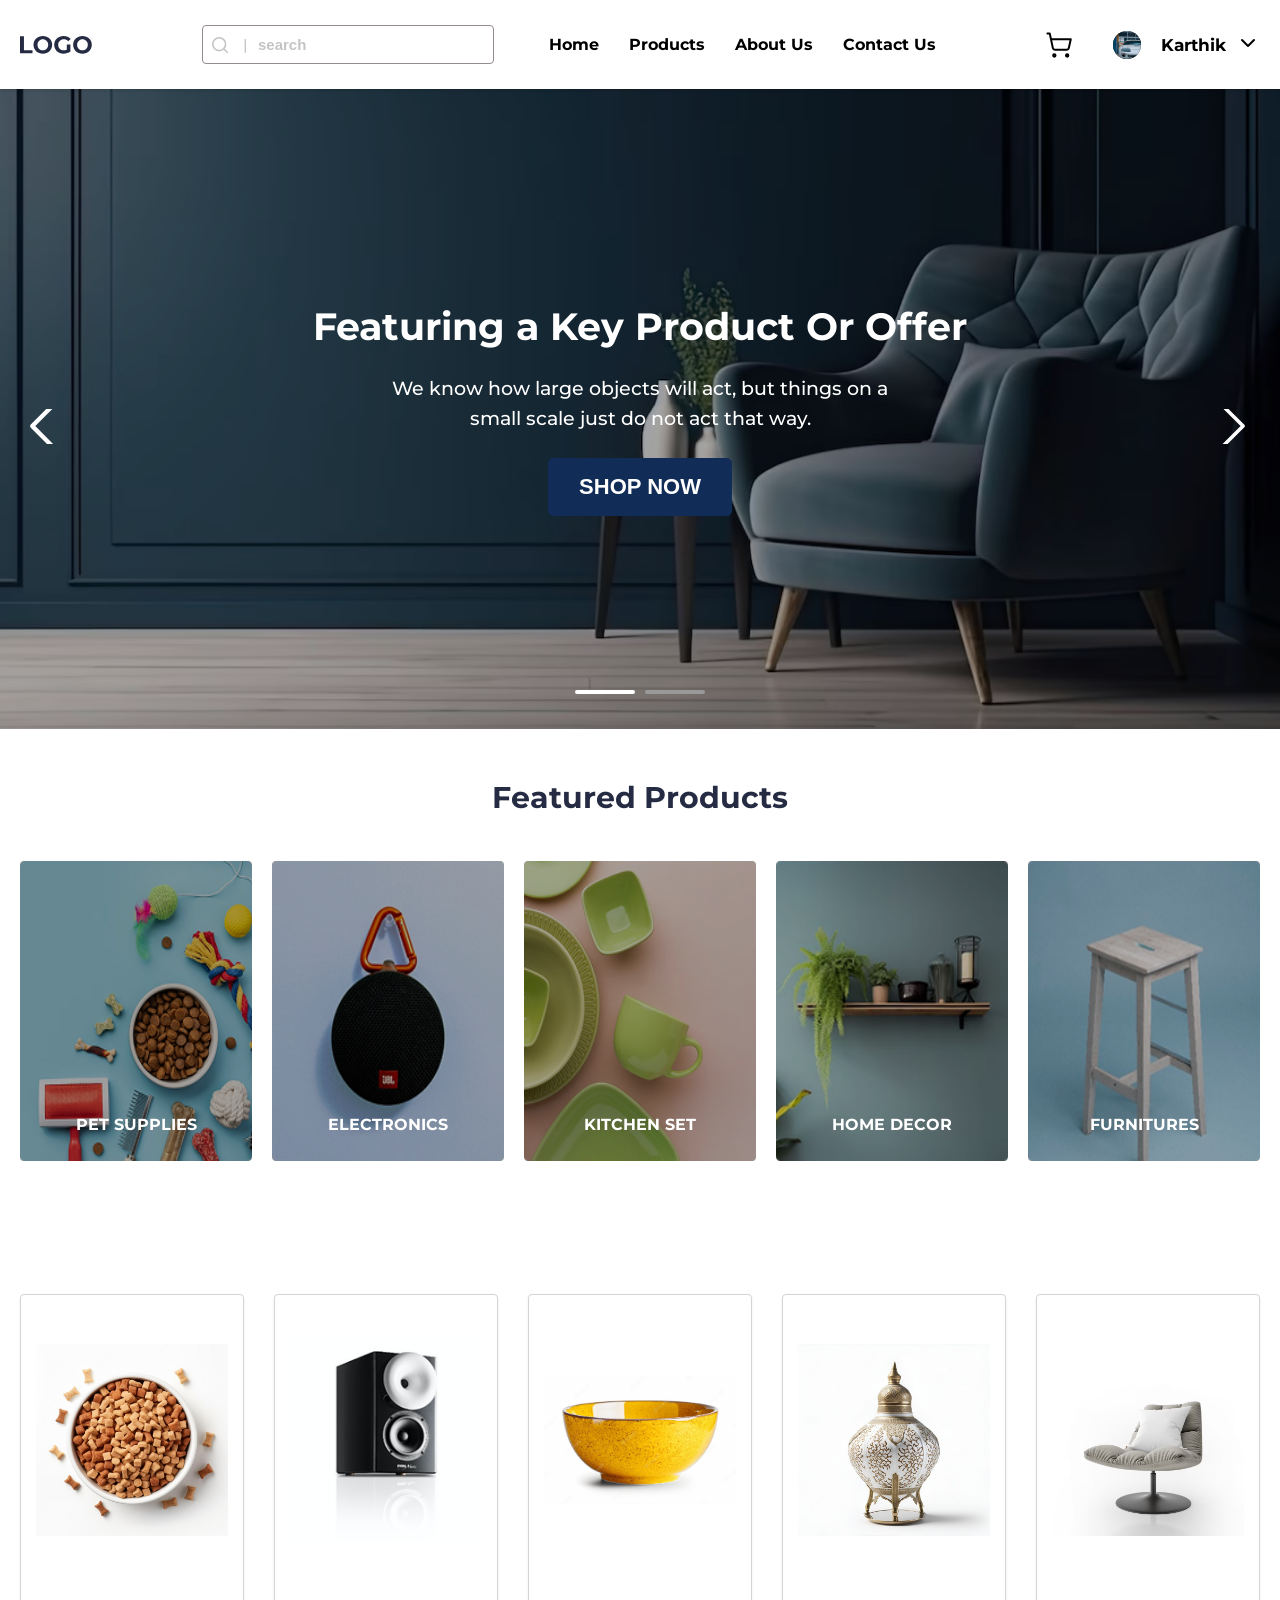
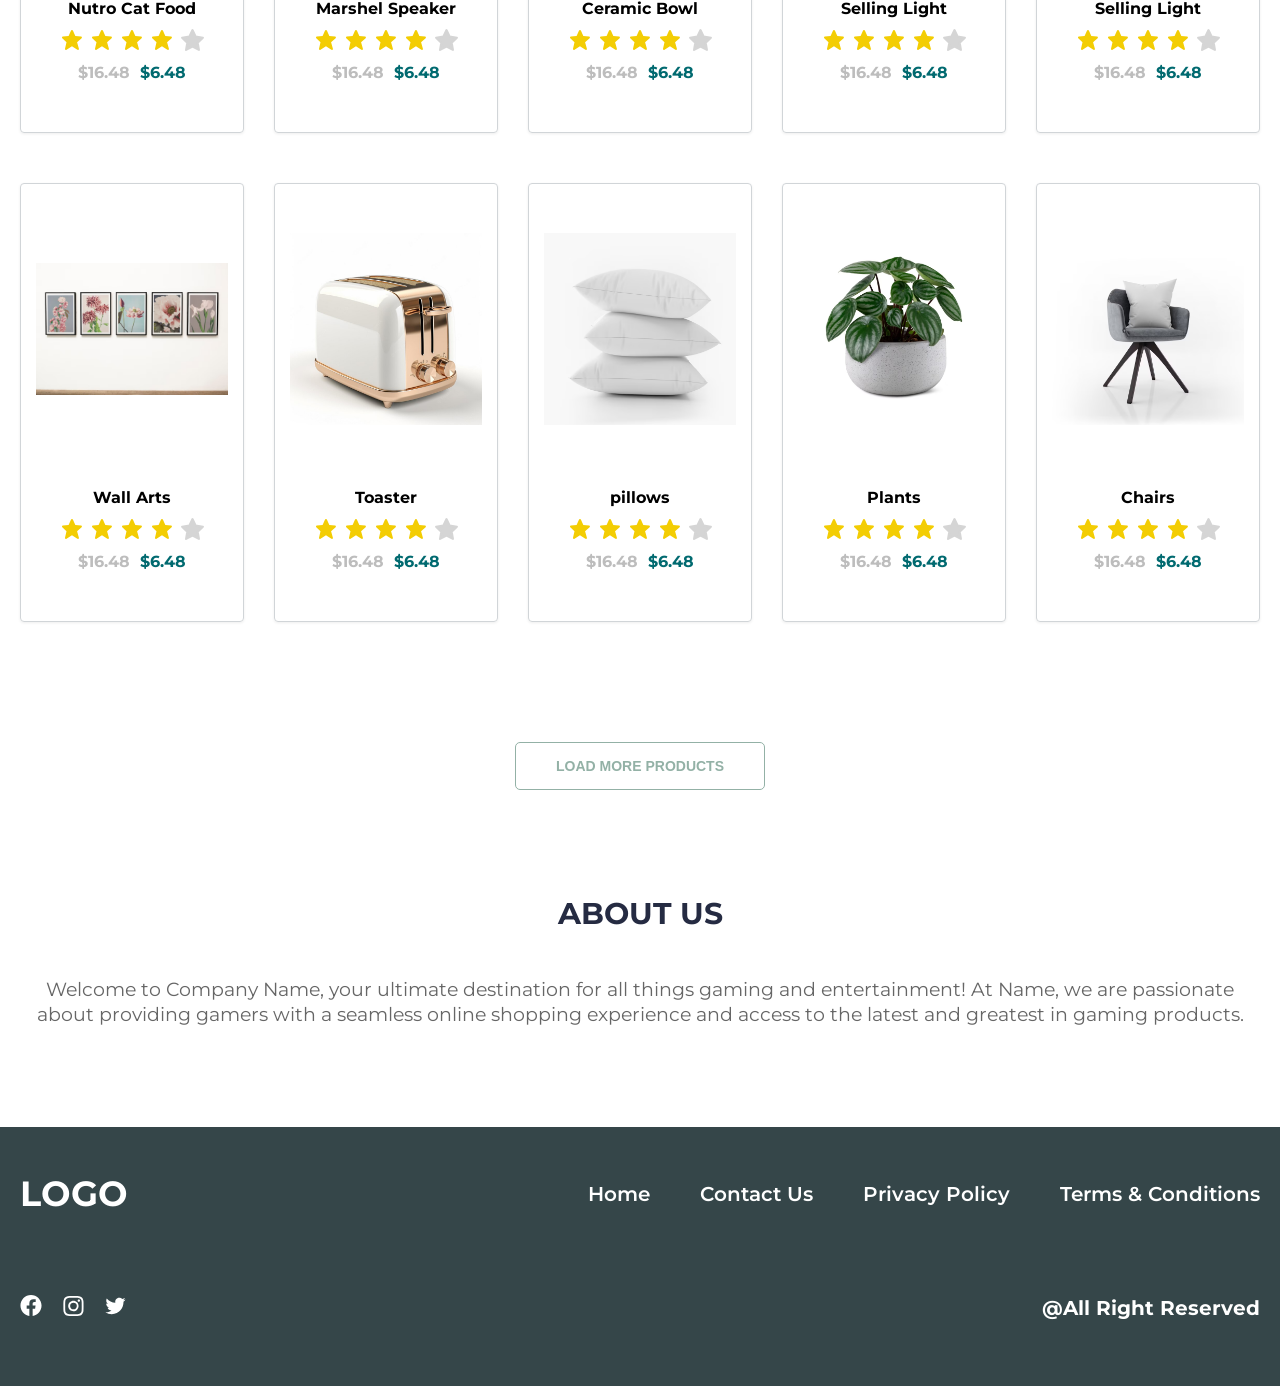
<file: index.html>
<!doctype html>
<html lang="en">
  <head>
    <meta charset="UTF-8" />
    <meta name="viewport" content="width=device-width, initial-scale=1.0" />
    <link rel="stylesheet" href="../css/home.css" type="text/css" />
    <link rel="preconnect" href="https://fonts.googleapis.com" />
    <link rel="preconnect" href="https://fonts.gstatic.com" crossorigin />
    <link
      href="https://fonts.googleapis.com/css2?family=Montserrat:ital,wght@0,100..900;1,100..900&family=Poppins:ital,wght@0,100;0,200;0,300;0,400;0,500;0,600;0,700;0,800;0,900;1,100;1,200;1,300;1,400;1,500;1,600;1,700;1,800;1,900&display=swap"
      rel="stylesheet"
    />
    <title>Home Page</title>
  </head>

  <body>
    <main>
      <!-- header section  -->
      <header>
        <div class="container header">
          <div class="header-logo">
            <img src="/assets/icons/ecom.svg" alt="" />
            <div class="menu">
              <svg
                xmlns="http://www.w3.org/2000/svg"
                fill="none"
                viewBox="0 0 24 24"
                stroke-width="1.5"
                stroke="currentColor"
                class="size-6"
              >
                <path
                  stroke-linecap="round"
                  stroke-linejoin="round"
                  d="M3.75 6.75h16.5M3.75 12h16.5m-16.5 5.25h16.5"
                />
              </svg>
            </div>
            <div class="search-box">
              <input type="text" name="text" placeholder="search" />
              <div class="box">
                <img src="/assets/icons/Group 9.svg" alt="" />
                <div class="search">|</div>
              </div>
            </div>
            <div class="header-link">
              <a href="/pages/index.html">Home</a>
              <a href="/pages/listing.html">Products</a>
              <a href="">About Us</a>
              <a href="">Contact Us</a>
            </div>
          </div>
          <div class="selection">
            <img src="/assets/icons/Frame 6.svg" alt="" />
            <div class="icons">
              <img src="/assets/icons/Ellipse.svg" alt="" />
              <div class="drop">
                <div id="name">Karthik</div>
                <div id="arrow">
                  <img src="/assets/icons/down arrow.svg" alt="" />
                </div>
                <div class="dropdown">
                  <div>My Profile</div>
                  <div class="lines"></div>
                  <div>Sign Out</div>
                </div>
              </div>
            </div>
          </div>
        </div>
      </header>

      <!-- Banner section -->
      <section class="home">
        <!-- banner 1 -->
        <div class="banner active-banner">
          <img src="../assets/images/banner-1.png" alt="banner" />
          <div class="bg-div"></div>
          <div class="banner-text">
            <div>
              <h1>Featuring a Key Product Or Offer</h1>
              <p>
                We know how large objects will act, but things on a
                <span class="para">
                  small scale just do not act that way.
                </span>
              </p>
              <div class="shop">
                <a href="/pages/listing.html">
                  <button>SHOP NOW</button>
                </a>
              </div>
            </div>
          </div>
        </div>
        <!-- Banner 2 -->
        <div class="banner">
          <img src="../assets/images/marshall.png" alt="marshall" />
          <div class="bg-div"></div>
          <div class="banner-text">
            <div>
              <h1>
                Music is the universal language of
                <span class="para">mankind.</span>
              </h1>
              <p>
                We know how large objects will act, but things on a
                <span class="para">
                  small scale just do not act that way.
                </span>
              </p>
              <div class="shop">
                <a href="/pages/listing.html">
                  <button>SHOP NOW</button>
                </a>
              </div>
            </div>
          </div>
        </div>
        <div class="left-arrow">
          <img src="../assets/icons/left.svg" alt="left" />
        </div>
        <div class="right-arrow">
          <img src="../assets/icons/right.svg" alt="right" />
        </div>
        <!-- Slider lines -->
        <div class="line">
          <div class="slider-line active"></div>
          <div class="sliders-line"></div>
        </div>
      </section>

      <!-- products section -->
      <div class="featured-products container">
        <h3>Featured Products</h3>
        <div class="product-card">
          <div class="pet">
            <a href="/pages/listing.html">
              <img src="/assets/images/supplie.png" alt="" />
              <div>PET SUPPLIES</div>
            </a>
          </div>
          <div class="pet">
            <a href="/pages/listing.html">
              <img src="/assets/images/electronic.png" alt="" />
              <div>ELECTRONICS</div>
            </a>
          </div>
          <div class="pet">
            <a href="/pages/listing.html">
              <img src="/assets/images/kitchen set.png" alt="" />
              <div>KITCHEN SET</div>
            </a>
          </div>
          <div class="pet">
            <a href="/pages/listing.html">
              <img src="/assets/images/home decoer.png" alt="" />
              <div>HOME DECOR</div>
            </a>
          </div>
          <div class="pet">
            <a href="/pages/listing.html">
              <img src="/assets/images/furniture.png" alt="" />
              <div>FURNITURES</div>
            </a>
          </div>
        </div>
      </div>

      <!-- card-section -->
      <div class="cards container">
        <a href="/pages/details.html">
          <div class="Featured-cards">
            <img src="/assets/images/cat food.png" alt="" />
            <div class="text">Nutro Cat Food</div>
            <div class="star">
              <img src="/assets/icons/icn bxs-star.svg" alt="" />
              <img src="/assets/icons/icn bxs-star.svg" alt="" />
              <img src="/assets/icons/icn bxs-star.svg" alt="" />
              <img src="/assets/icons/icn bxs-star.svg" alt="" />
              <img src="/assets/icons/grey.svg" alt="" />
            </div>
            <div class="dollar">
              <div>$16.48</div>
              <div>$6.48</div>
            </div>
          </div>
        </a>
        <a href="/pages/details.html">
          <div class="Featured-cards">
            <img src="/assets/images/speaker.png" alt="" />
            <div class="text">Marshel Speaker</div>
            <div class="star">
              <img src="/assets/icons/icn bxs-star.svg" alt="" />
              <img src="/assets/icons/icn bxs-star.svg" alt="" />
              <img src="/assets/icons/icn bxs-star.svg" alt="" />
              <img src="/assets/icons/icn bxs-star.svg" alt="" />
              <img src="/assets/icons/grey.svg" alt="" />
            </div>
            <div class="dollar">
              <div>$16.48</div>
              <div>$6.48</div>
            </div>
          </div>
        </a>
        <a href="/pages/details.html">
          <div class="Featured-cards">
            <img src="/assets/images/bowl.png" alt="" />
            <div class="text">Ceramic Bowl</div>
            <div class="star">
              <img src="/assets/icons/icn bxs-star.svg" alt="" />
              <img src="/assets/icons/icn bxs-star.svg" alt="" />
              <img src="/assets/icons/icn bxs-star.svg" alt="" />
              <img src="/assets/icons/icn bxs-star.svg" alt="" />
              <img src="/assets/icons/grey.svg" alt="" />
            </div>
            <div class="dollar">
              <div>$16.48</div>
              <div>$6.48</div>
            </div>
          </div>
        </a>
        <a href="/pages/details.html">
          <div class="Featured-cards">
            <img src="/assets/images/selling 1.png" alt="" />
            <div class="text">Selling Light</div>
            <div class="star">
              <img src="/assets/icons/icn bxs-star.svg" alt="" />
              <img src="/assets/icons/icn bxs-star.svg" alt="" />
              <img src="/assets/icons/icn bxs-star.svg" alt="" />
              <img src="/assets/icons/icn bxs-star.svg" alt="" />
              <img src="/assets/icons/grey.svg" alt="" />
            </div>
            <div class="dollar">
              <div>$16.48</div>
              <div>$6.48</div>
            </div>
          </div>
        </a>
        <a href="/pages/details.html">
          <div class="Featured-cards">
            <img src="/assets/images/selling 2.png" alt="" />
            <div class="text">Selling Light</div>
            <div class="star">
              <img src="/assets/icons/icn bxs-star.svg" alt="" />
              <img src="/assets/icons/icn bxs-star.svg" alt="" />
              <img src="/assets/icons/icn bxs-star.svg" alt="" />
              <img src="/assets/icons/icn bxs-star.svg" alt="" />
              <img src="/assets/icons/grey.svg" alt="" />
            </div>
            <div class="dollar">
              <div>$16.48</div>
              <div>$6.48</div>
            </div>
          </div>
        </a>
        <a href="/pages/details.html">
          <div class="Featured-cards">
            <img src="/assets/images/arts.png" alt="" />
            <div class="text">Wall Arts</div>
            <div class="star">
              <img src="/assets/icons/icn bxs-star.svg" alt="" />
              <img src="/assets/icons/icn bxs-star.svg" alt="" />
              <img src="/assets/icons/icn bxs-star.svg" alt="" />
              <img src="/assets/icons/icn bxs-star.svg" alt="" />
              <img src="/assets/icons/grey.svg" alt="" />
            </div>
            <div class="dollar">
              <div>$16.48</div>
              <div>$6.48</div>
            </div>
          </div>
        </a>
        <a href="/pages/details.html">
          <div class="Featured-cards">
            <img src="/assets/images/toaster.png" alt="" />
            <div class="text">Toaster</div>
            <div class="star">
              <img src="/assets/icons/icn bxs-star.svg" alt="" />
              <img src="/assets/icons/icn bxs-star.svg" alt="" />
              <img src="/assets/icons/icn bxs-star.svg" alt="" />
              <img src="/assets/icons/icn bxs-star.svg" alt="" />
              <img src="/assets/icons/grey.svg" alt="" />
            </div>
            <div class="dollar">
              <div>$16.48</div>
              <div>$6.48</div>
            </div>
          </div>
        </a>
        <a href="/pages/details.html">
          <div class="Featured-cards">
            <img src="/assets/images/pillows.png" alt="" />
            <div class="text">pillows</div>
            <div class="star">
              <img src="/assets/icons/icn bxs-star.svg" alt="" />
              <img src="/assets/icons/icn bxs-star.svg" alt="" />
              <img src="/assets/icons/icn bxs-star.svg" alt="" />
              <img src="/assets/icons/icn bxs-star.svg" alt="" />
              <img src="/assets/icons/grey.svg" alt="" />
            </div>
            <div class="dollar">
              <div>$16.48</div>
              <div>$6.48</div>
            </div>
          </div>
        </a>
        <a href="/pages/details.html">
          <div class="Featured-cards">
            <img src="/assets/images/plant.png" alt="" />
            <div class="text">Plants</div>
            <div class="star">
              <img src="/assets/icons/icn bxs-star.svg" alt="" />
              <img src="/assets/icons/icn bxs-star.svg" alt="" />
              <img src="/assets/icons/icn bxs-star.svg" alt="" />
              <img src="/assets/icons/icn bxs-star.svg" alt="" />
              <img src="/assets/icons/grey.svg" alt="" />
            </div>
            <div class="dollar">
              <div>$16.48</div>
              <div>$6.48</div>
            </div>
          </div>
        </a>
        <a href="/pages/details.html">
          <div class="Featured-cards">
            <img src="/assets/images/chair.png" alt="" />
            <div class="text">Chairs</div>
            <div class="star">
              <img src="/assets/icons/icn bxs-star.svg" alt="" />
              <img src="/assets/icons/icn bxs-star.svg" alt="" />
              <img src="/assets/icons/icn bxs-star.svg" alt="" />
              <img src="/assets/icons/icn bxs-star.svg" alt="" />
              <img src="/assets/icons/grey.svg" alt="" />
            </div>
            <div class="dollar">
              <div>$16.48</div>
              <div>$6.48</div>
            </div>
          </div>
        </a>
      </div>

      <div class="card container">
        <a href="/pages/details.html">
          <div class="more-cards">
            <img src="/assets/images/wire.png" alt="" />
            <div class="text">Wire</div>
            <div class="star">
              <img src="/assets/icons/icn bxs-star.svg" alt="" />
              <img src="/assets/icons/icn bxs-star.svg" alt="" />
              <img src="/assets/icons/icn bxs-star.svg" alt="" />
              <img src="/assets/icons/icn bxs-star.svg" alt="" />
              <img src="/assets/icons/grey.svg" alt="" />
            </div>
            <div class="dollar">
              <div>$16.48</div>
              <div>$6.48</div>
            </div>
          </div>
        </a>

        <a href="/pages/details.html">
          <div class="more-cards">
            <img src="/assets/images/stand.png" alt="" />
            <div class="text">Stand</div>
            <div class="star">
              <img src="/assets/icons/icn bxs-star.svg" alt="" />
              <img src="/assets/icons/icn bxs-star.svg" alt="" />
              <img src="/assets/icons/icn bxs-star.svg" alt="" />
              <img src="/assets/icons/icn bxs-star.svg" alt="" />
              <img src="/assets/icons/grey.svg" alt="" />
            </div>
            <div class="dollar">
              <div>$16.48</div>
              <div>$6.48</div>
            </div>
          </div>
        </a>

        <a href="/pages/details.html">
          <div class="more-cards">
            <img src="/assets/images/headphone2.png" alt="" />
            <div class="text">Headphone</div>
            <div class="star">
              <img src="/assets/icons/icn bxs-star.svg" alt="" />
              <img src="/assets/icons/icn bxs-star.svg" alt="" />
              <img src="/assets/icons/icn bxs-star.svg" alt="" />
              <img src="/assets/icons/icn bxs-star.svg" alt="" />
              <img src="/assets/icons/grey.svg" alt="" />
            </div>
            <div class="dollar">
              <div>$16.48</div>
              <div>$6.48</div>
            </div>
          </div>
        </a>

        <a href="/pages/details.html">
          <div class="more-cards">
            <img src="/assets/images/speaker (2).png" alt="" />
            <div class="text">Speaker</div>
            <div class="star">
              <img src="/assets/icons/icn bxs-star.svg" alt="" />
              <img src="/assets/icons/icn bxs-star.svg" alt="" />
              <img src="/assets/icons/icn bxs-star.svg" alt="" />
              <img src="/assets/icons/icn bxs-star.svg" alt="" />
              <img src="/assets/icons/grey.svg" alt="" />
            </div>
            <div class="dollar">
              <div>$16.48</div>
              <div>$6.48</div>
            </div>
          </div>
        </a>

        <a href="/pages/details.html">
          <div class="more-cards">
            <img src="/assets/images/sofa 18.png" alt="" />
            <div class="text">Sofa</div>
            <div class="star">
              <img src="/assets/icons/icn bxs-star.svg" alt="" />
              <img src="/assets/icons/icn bxs-star.svg" alt="" />
              <img src="/assets/icons/icn bxs-star.svg" alt="" />
              <img src="/assets/icons/icn bxs-star.svg" alt="" />
              <img src="/assets/icons/grey.svg" alt="" />
            </div>
            <div class="dollar">
              <div>$16.48</div>
              <div>$6.48</div>
            </div>
          </div>
        </a>

        <a href="/pages/details.html">
          <div class="more-cards">
            <img src="/assets/images/rippon.png" alt="" />
            <div class="text">Ribbon</div>
            <div class="star">
              <img src="/assets/icons/icn bxs-star.svg" alt="" />
              <img src="/assets/icons/icn bxs-star.svg" alt="" />
              <img src="/assets/icons/icn bxs-star.svg" alt="" />
              <img src="/assets/icons/icn bxs-star.svg" alt="" />
              <img src="/assets/icons/grey.svg" alt="" />
            </div>
            <div class="dollar">
              <div>$16.48</div>
              <div>$6.48</div>
            </div>
          </div>
        </a>

        <a href="/pages/details.html">
          <div class="more-cards">
            <img src="/assets/images/headphone.png" alt="" />
            <div class="text">Blue-Headphone</div>
            <div class="star">
              <img src="/assets/icons/icn bxs-star.svg" alt="" />
              <img src="/assets/icons/icn bxs-star.svg" alt="" />
              <img src="/assets/icons/icn bxs-star.svg" alt="" />
              <img src="/assets/icons/icn bxs-star.svg" alt="" />
              <img src="/assets/icons/grey.svg" alt="" />
            </div>
            <div class="dollar">
              <div>$16.48</div>
              <div>$6.48</div>
            </div>
          </div>
        </a>

        <a href="/pages/details.html">
          <div class="more-cards">
            <img src="/assets/images/chairs.png" alt="" />
            <div class="text">Rolling Chair</div>
            <div class="star">
              <img src="/assets/icons/icn bxs-star.svg" alt="" />
              <img src="/assets/icons/icn bxs-star.svg" alt="" />
              <img src="/assets/icons/icn bxs-star.svg" alt="" />
              <img src="/assets/icons/icn bxs-star.svg" alt="" />
              <img src="/assets/icons/grey.svg" alt="" />
            </div>
            <div class="dollar">
              <div>$16.48</div>
              <div>$6.48</div>
            </div>
          </div>
        </a>

        <a href="/pages/details.html">
          <div class="more-cards">
            <img src="/assets/images/sofa 10.png" alt="" />
            <div class="text">Tranquil Touch Settee</div>
            <div class="star">
              <img src="/assets/icons/icn bxs-star.svg" alt="" />
              <img src="/assets/icons/icn bxs-star.svg" alt="" />
              <img src="/assets/icons/icn bxs-star.svg" alt="" />
              <img src="/assets/icons/icn bxs-star.svg" alt="" />
              <img src="/assets/icons/grey.svg" alt="" />
            </div>
            <div class="dollar">
              <div>$16.48</div>
              <div>$6.48</div>
            </div>
          </div>
        </a>

        <a href="/pages/details.html">
          <div class="more-cards">
            <img src="/assets/images/dogfood.png" alt="" />
            <div class="text">Dog Food</div>
            <div class="star">
              <img src="/assets/icons/icn bxs-star.svg" alt="" />
              <img src="/assets/icons/icn bxs-star.svg" alt="" />
              <img src="/assets/icons/icn bxs-star.svg" alt="" />
              <img src="/assets/icons/icn bxs-star.svg" alt="" />
              <img src="/assets/icons/grey.svg" alt="" />
            </div>
            <div class="dollar">
              <div>$16.48</div>
              <div>$6.48</div>
            </div>
          </div>
        </a>
      </div>
      <div class="load-button">
        <button id="load">LOAD MORE PRODUCTS</button>
      </div>
      <!-- about us -->
      <div class="about">
        <h2>ABOUT US</h2>
        <p>
          Welcome to Company Name, your ultimate destination for all things
          gaming and entertainment! At Name, we are passionate
          <span
            >about providing gamers with a seamless online shopping experience
            and access to the latest and greatest in gaming products.</span
          >
        </p>
      </div>

      <!-- footer -->
      <div class="footer">
        <div class="container">
          <div class="footer-section">
            <h2>LOGO</h2>
            <div class="links">
              <a href="/pages/home.html">Home</a>
              <a href="">Contact Us</a>
              <a href="">Privacy Policy</a>
              <a href="">Terms & Conditions</a>
            </div>
          </div>
          <div class="Reserved">
            <div class="media">
              <a href="#">
                <img src="/assets/icons/facebook (1).svg" alt="" />
              </a>
              <a href="#">
                <img src="/assets/icons/instagram (1).svg" alt="" />
              </a>
              <a href="#">
                <img src="/assets/icons/twitter (1).svg" alt="" />
              </a>
            </div>
            <div class="right">@All Right Reserved</div>
          </div>
        </div>
      </div>

      <!-- mobile-section -->
      <div class="mobile-icons">
        <div class="profile">
          <img src="/assets/icons/home.svg" alt="" />
          <div>Home</div>
        </div>
        <div class="profile">
          <img src="/assets/icons/search.svg" alt="" />
          <div>Search</div>
        </div>
        <a href="/pages/listing.html">
          <div class="profile">
            <img src="/assets/icons/products.svg" alt="" />
            <div>Products</div>
          </div>
        </a>
        <div class="profile">
          <img src="/assets/icons/icon.svg" alt="" />
          <div>Profile</div>
        </div>
      </div>
    </main>
    <script src="../js/home.js"></script>
  </body>
</html>
</file>
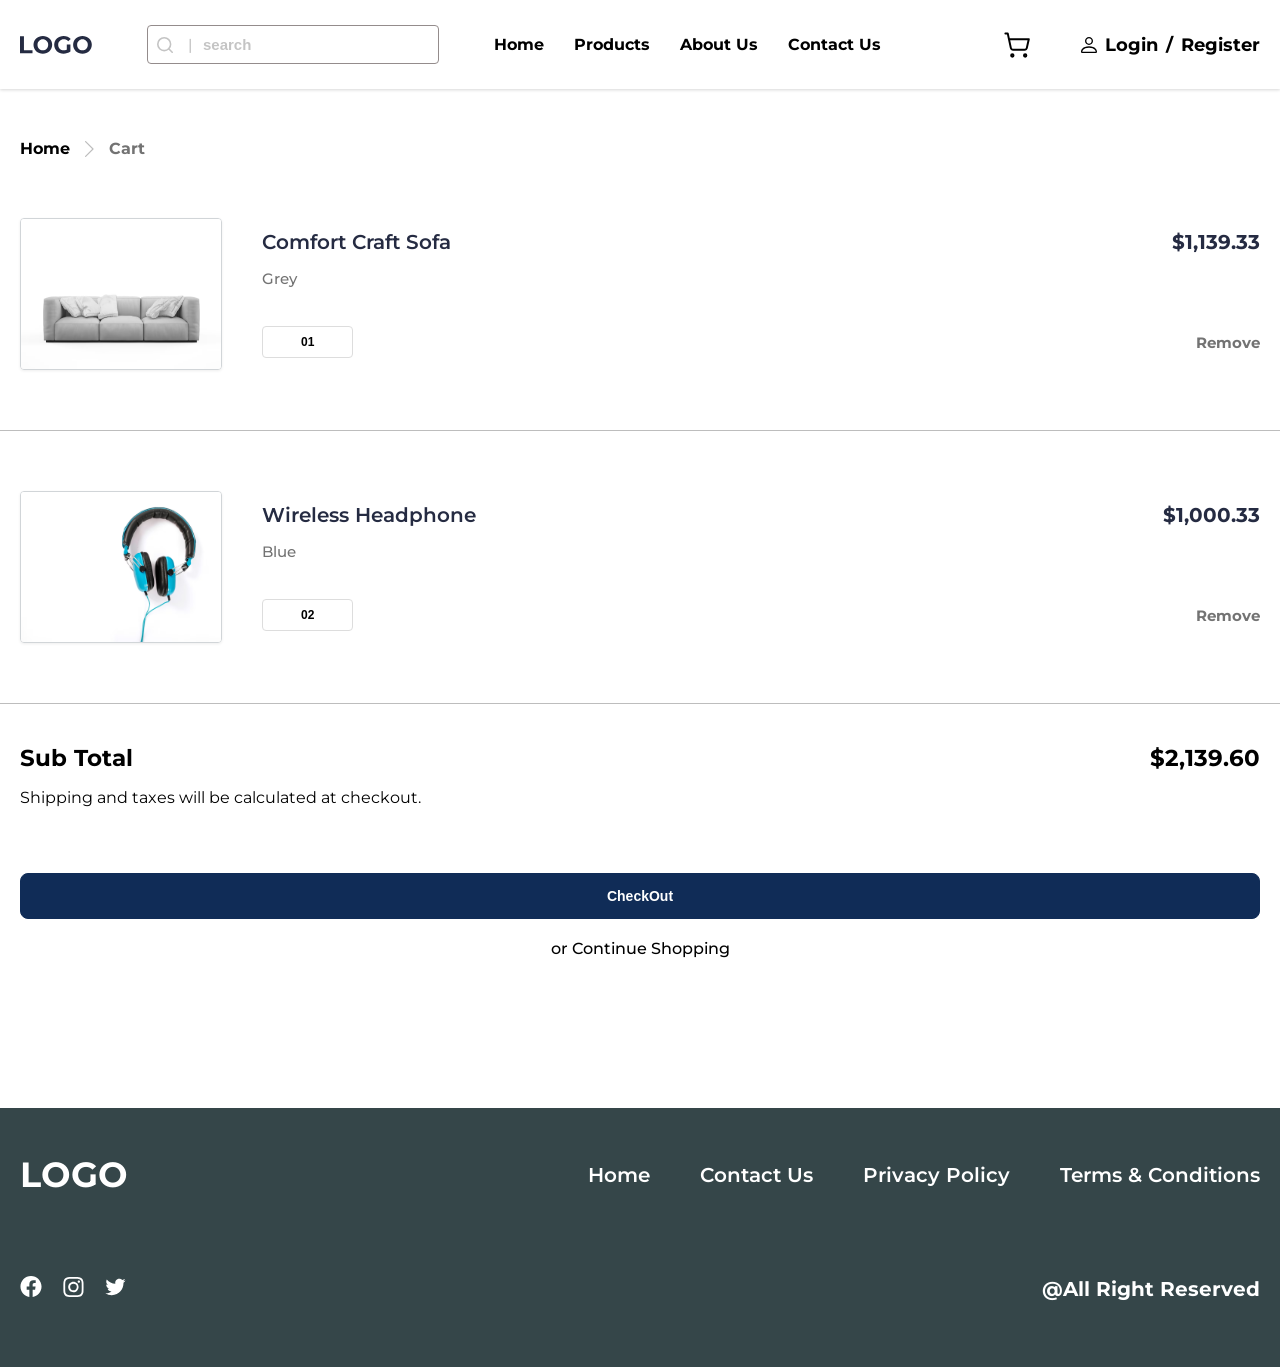
<file: pages/cart.html>
<!DOCTYPE html>
<html lang="en">

<head>
    <meta charset="UTF-8">
    <meta name="viewport" content="width=device-width, initial-scale=1.0">
    <link rel="stylesheet" href="/css/cart.css" type="text/css">
    <link rel="preconnect" href="https://fonts.googleapis.com">
    <link rel="preconnect" href="https://fonts.gstatic.com" crossorigin>
    <link
        href="https://fonts.googleapis.com/css2?family=Montserrat:ital,wght@0,100..900;1,100..900&family=Poppins:ital,wght@0,100;0,200;0,300;0,400;0,500;0,600;0,700;0,800;0,900;1,100;1,200;1,300;1,400;1,500;1,600;1,700;1,800;1,900&display=swap"
        rel="stylesheet">
    <title>Cart Page</title>
</head>

<body>
    <main>
        <!-- header-section -->
    <header>
      <div class=" container header">
        <div class="header-logo">
          <img src="/assets/icons/ecom.svg" alt="">
          <div class="menu">
            <svg xmlns="http://www.w3.org/2000/svg" fill="none" viewBox="0 0 24 24" stroke-width="1.5"
              stroke="currentColor" class="size-6">
              <path stroke-linecap="round" stroke-linejoin="round" d="M3.75 6.75h16.5M3.75 12h16.5m-16.5 5.25h16.5" />
            </svg>
          </div>
          <div class="search-box">
            <input type="text" name="text" placeholder="search">
            <div class="box">
              <img src="/assets/icons/Group 9.svg" alt="">
              <div class="search">|</div>
            </div>
          </div>
          <div class="header-link">
            <a href="/pages/index.html">Home</a>
            <a href="/pages/listing.html">Products</a>
            <a href="">About Us</a>
            <a href="">Contact Us</a>
          </div>
        </div>
        <div class="selection">
          <div class="ellipse">
            <img src="/assets/icons/Ellipse.svg" alt="" />
          </div>
          <img src="/assets/icons/Frame.svg" alt="">
          <div class="header-login">
            <img src="/assets/icons/icon.svg" alt="">
            <a href="/pages/login.html">Login</a>
            <div class="slash">/</div>
            <a href="/pages/register.html">Register</a>
          </div>
        </div>
      </div>
    </header>

        <div class="filter container">
            <div>Home</div>
            <img src="/assets/icons/arrow-right .svg" alt="">
            <div>Cart</div>
        </div>
        <!-- details -->
        <div class="container-cart">
            <div class="details">
                <img src="/assets/images/sofa 1.png" alt="">
                <div class="ratings">
                    <div class="rate">
                        <h3>Comfort Craft Sofa</h3>
                        <div>$1,139.33</div>
                    </div>
                    <div class="sofa-color">Grey</div>
                    <div class="btn">
                        <button type="button">01</button>
                        <div>Remove</div>
                    </div>
                </div>
            </div>
        </div>
        </div>
        <div class="line container"></div>
        <div class="container-cart">
            <div class="details">
                <img src="/assets/images/headphone.png" alt="">
                <div class="ratings">
                    <div class="rate">
                        <h3>Wireless Headphone</h3>
                        <div>$1,000.33</div>
                    </div>
                    <div class="sofa-color">Blue</div>
                    <div class="btn">
                        <button type="button">02</button>
                        <div>Remove</div>
                    </div>
                </div>
            </div>
        </div>
        <div class="line container"></div>

        <!-- total -->
        <div class="container-cart">
            <div class="total">
                <h3>Sub Total</h3>
                <div>$2,139.60</div>
            </div>
            <p>Shipping and taxes will be calculated at checkout.</p>
            <!-- btn -->
             <a href="/pages/checkout.html">
                <div class="checkout">
                    <button type="submit">CheckOut</button>
                </div>
             </a>
             <div class="option">
                <a href="/pages/listing.html">or Continue Shopping</a>
             </div>
        </div>
        <!-- footer -->
        <div class="footer">
            <div class="container">
                <div class="footer-section">
                    <h2>LOGO</h2>
                    <div class="links">
                        <a href="/pages/home.html">Home</a>
                        <a href="#">Contact Us</a>
                        <a href="#">Privacy Policy</a>
                        <a href="#">Terms & Conditions</a>
                    </div>
                </div>
                <div class="Reserved">
                    <div class="media">
                        <a href="#">
              <img src="/assets/icons/facebook (1).svg" alt="" />
            </a>  
            <a href="#">
              <img src="/assets/icons/instagram (1).svg" alt="" />
            </a>
            <a href="#">
              <img src="/assets/icons/twitter (1).svg" alt="" />
            </a>
                    </div>
                    <div class="right">@All Right Reserved</div>
                </div>
            </div>
        </div>

        <!-- mobile-section -->
        <div class="mobile-icons">
            <div class="profile">
                <img src="/assets/icons/home.svg" alt="">
                <div>Home</div>
            </div>
            <div class="profile">
                <img src="/assets/icons/search.svg" alt="">
                <div>Search</div>
            </div>
            <div class="profile">
                <img src="/assets/icons/products.svg" alt="">
                <div>Products</div>
            </div>
            <div class="profile">
                <img src="/assets/icons/icon.svg" alt="">
                <div>Profile</div>
            </div>
        </div>
    </main>
</body>

</html>
</file>
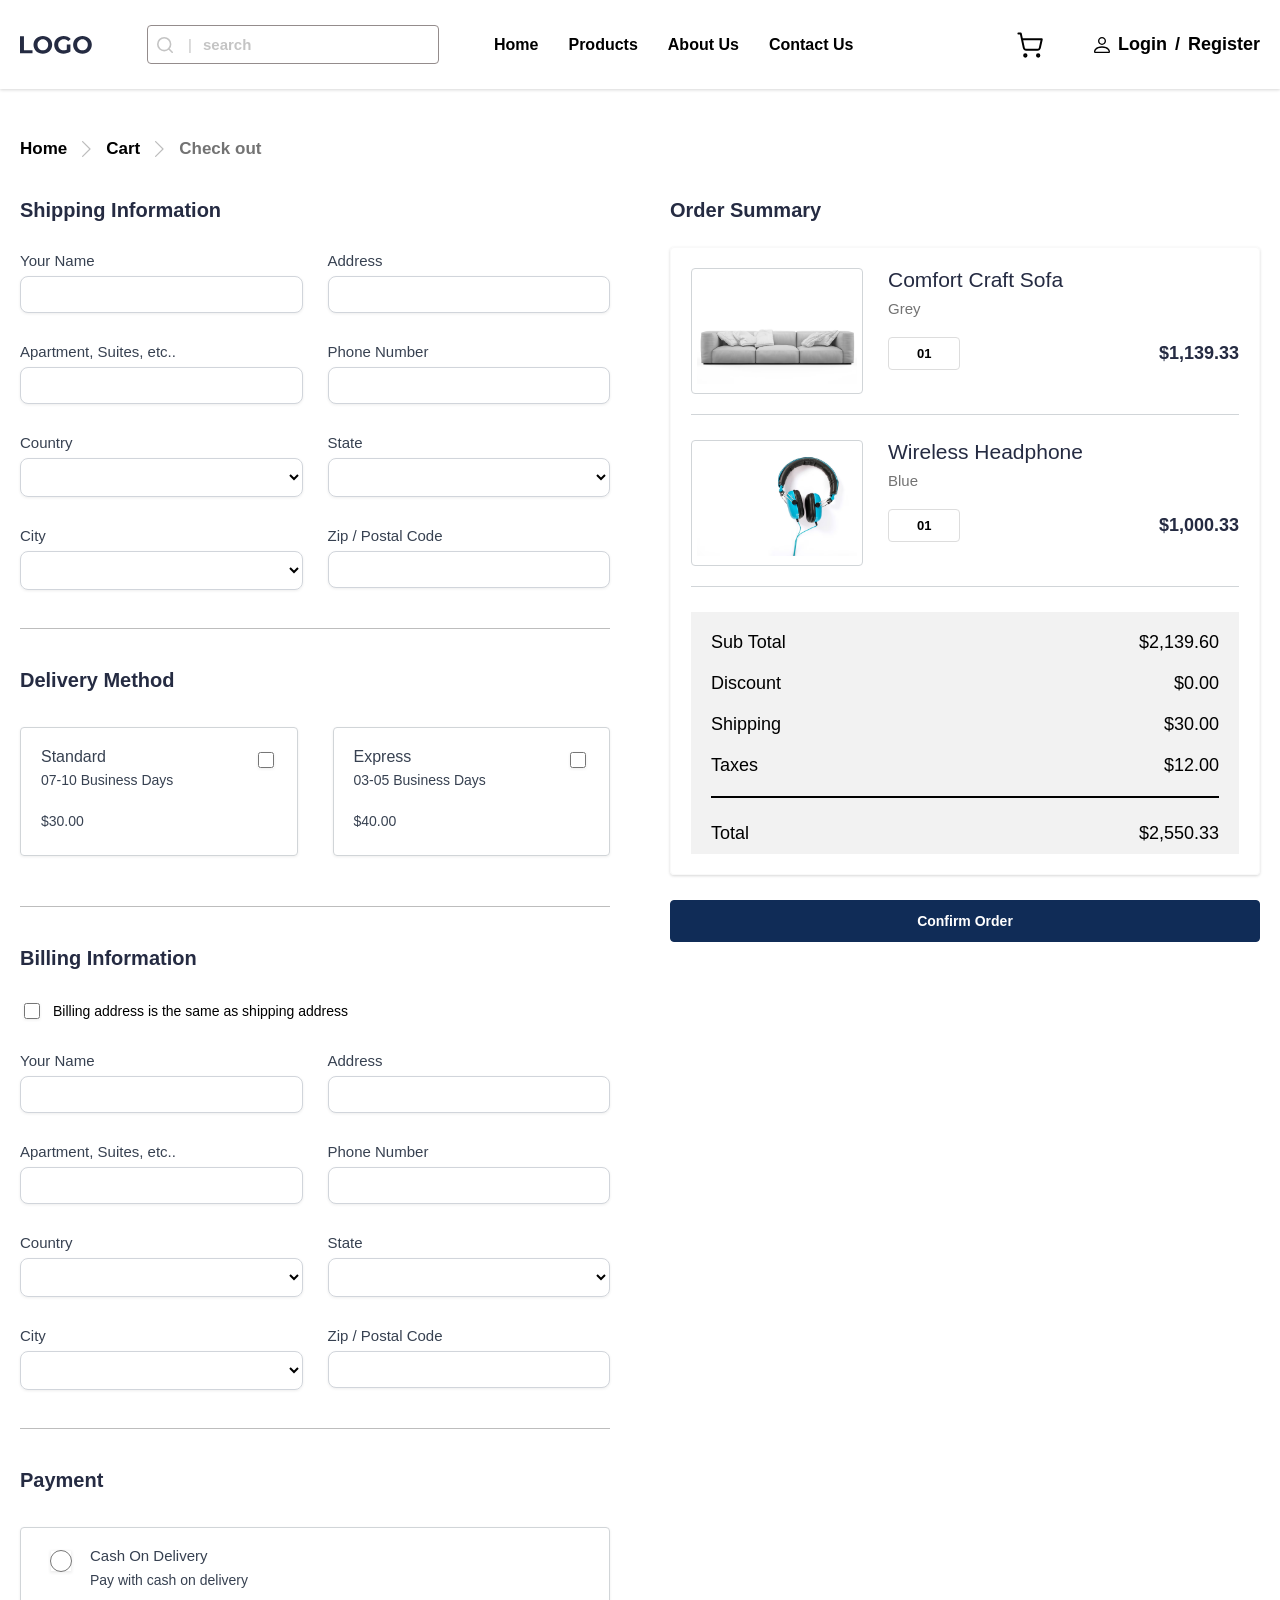
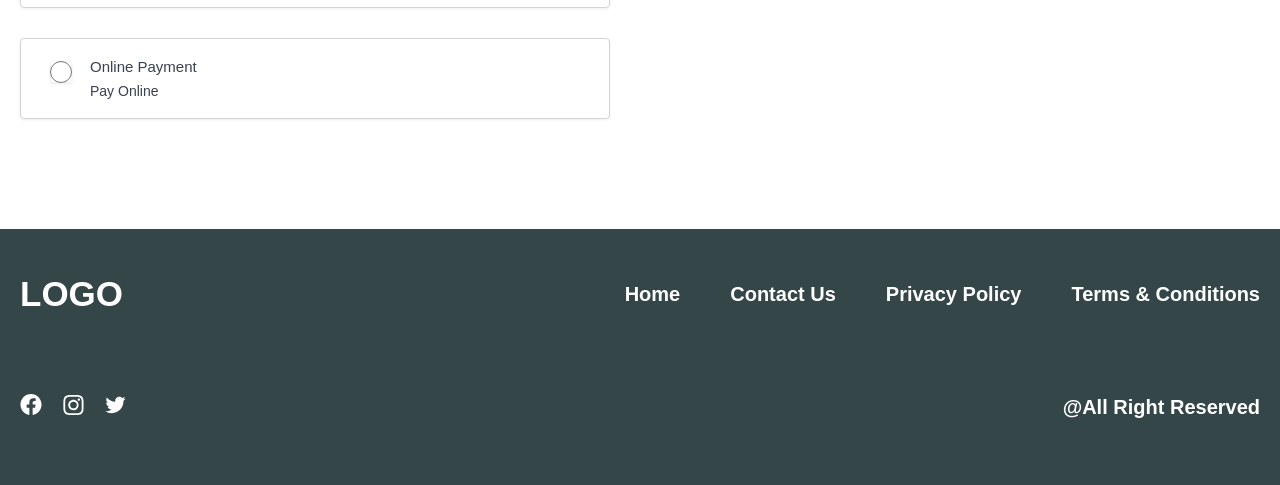
<file: pages/checkout.html>
<!DOCTYPE html>
<html lang="en">

<head>
  <meta charset="UTF-8" />
  <meta name="viewport" content="width=device-width, initial-scale=1.0" />
  <link rel="stylesheet" href="/css/checkout.css" type="text/css" />
  <title>checkout</title>
</head>

<body>
  <main>
    <!-- header-section -->
    <header>
      <div class="container header">
        <div class="header-logo">
          <img src="/assets/icons/ecom.svg" alt="" />
          <div class="menu">
            <svg xmlns="http://www.w3.org/2000/svg" fill="none" viewBox="0 0 24 24" stroke-width="1.5"
              stroke="currentColor" class="size-6">
              <path stroke-linecap="round" stroke-linejoin="round" d="M3.75 6.75h16.5M3.75 12h16.5m-16.5 5.25h16.5" />
            </svg>
          </div>
          <div class="search-box">
            <input type="text" name="text" placeholder="search" />
            <div class="box">
              <img src="/assets/icons/Group 9.svg" alt="" />
              <div class="search">|</div>
            </div>
          </div>
          <div class="header-link">
            <a href="/pages/index.html">Home</a>
            <a href="/pages/listing.html">Products</a>
            <a href="">About Us</a>
            <a href="">Contact Us</a>
          </div>
        </div>
        <div class="selection">
          <div class="ellipse">
            <img src="/assets/icons/Ellipse.svg" alt="" />
          </div>

          <img src="/assets/icons/Frame.svg" alt="" />
          <div class="header-login">
            <img src="/assets/icons/icon.svg" alt="" />
            <a href="/pages/login.html">Login</a>
            <div class="slash">/</div>
            <a href="/pages/register.html">Register</a>
          </div>
        </div>
      </div>
    </header>
    <!-- filter -->
    <div class="filter container">
      <div>Home</div>
      <img src="/assets/icons/arrow-right .svg" alt="" />
      <div>Cart</div>
      <img src="/assets/icons/arrow-right .svg" alt="" />
      <div>Check out</div>
    </div>

    <!-- Shipping Information -->
    <div class="shipping-details container">
      <div>
        <div class="user-details">
          <h4>Shipping Information</h4>
          <div class="information">
            <div class="name">
              <label for="username">Your Name</label>
              <input type="text" id="username" name="username" />
            </div>
            <div class="name">
              <label for="address">Address</label>
              <input type="text" id="address" name="address" />
            </div>
            <div class="name">
              <label for="address">Apartment, Suites, etc..</label>
              <input type="text" id="address" name="address" />
            </div>
            <div class="name">
              <label for="number">Phone Number</label>
              <input type="phonenumber" id="number" name="number" />
            </div>
            <div class="names">
              <label for="text">Country</label>
              <select id="state"></select>
            </div>
            <div class="names">
              <label for="text">State</label>
              <select id="state"></select>
            </div>
            <div class="names">
              <label for="text">City</label>
              <select id="state"></select>
            </div>
            <div class="name">
              <label for="text">Zip / Postal Code</label>
              <input type="text" id="text" name="text" />
            </div>
          </div>
          <div class="line"></div>
          <!-- delivery method -->
          <h4 class="method">Delivery Method</h4>
          <div class="delivery-method">
            <div class="business">
              <div class="standard">
                <label for="checkbox">Standard</label>
                <input type="checkbox" id="checkbox" name="checkbox" class="cb" />
              </div>
              <div class="days">07-10 Business Days</div>
              <div class="dollar">$30.00</div>
            </div>
            <div class="business">
              <div class="standard">
                <label for="express">Express</label>
                <input type="checkbox" id="express" name="express" class="cb" />
              </div>
              <div class="days">03-05 Business Days</div>
              <div class="dollar">$40.00</div>
            </div>
          </div>
          <div class="line"></div>
        </div>

        <!-- Billing Information -->
        <div class="billing">
          <h4>Billing Information</h4>
          <div class="check">
            <input type="checkbox" id="check" name="checkbox" />
            <label for="check">Billing address is the same as shipping address</label>
          </div>
          <div class="information">
            <div class="name">
              <label for="username">Your Name</label>
              <input type="name" id="username" name="username" />
            </div>
            <div class="name">
              <label for="address">Address</label>
              <input type="text" id="address" name="address" />
            </div>
            <div class="name">
              <label for="address">Apartment, Suites, etc..</label>
              <input type="text" id="address" name="address" />
            </div>
            <div class="name">
              <label for="number">Phone Number</label>
              <input type="phonenumber" id="number" name="number" />
            </div>
            <div class="names">
              <label for="country">Country</label>
              <select id="country"></select>
            </div>
            <div class="names">
              <label for="state">State</label>
              <select id="state"></select>
            </div>
            <div class="names">
              <label for="text">City</label>
              <select id="state"></select>
            </div>
            <div class="name">
              <label for="text">Zip / Postal Code</label>
              <input type="text" id="text" name="text" />
            </div>
          </div>
          <div class="line"></div>

          <!-- payment -->
          <div class="payment">
            <h4>Payment</h4>
          </div>
          <div class="cash-delivery">
            <div class="delivery">
              <input type="radio" id="cash" name="payment" />
              <div class="cash">
                <label for="cash">Cash On Delivery</label>
                <div>Pay with cash on delivery</div>
              </div>
            </div>
          </div>
          <div class="cash-delivery">
            <div class="delivery">
              <input type="radio" id="checks" name="payment" />
              <div class="cash">
                <label for="checks">Online Payment</label>
                <div>Pay Online</div>
              </div>
            </div>
          </div>
        </div>
      </div>
      <!-- order-summary -->
      <div class="summary">
        <h4>Order Summary</h4>
        <div class="table">
          <!-- details -->

          <div class="details">
            <div class="sofa-img">
              <img src="/assets/images/sofa 1.png" alt="comfort craft sofa" />
            </div>
            <div class="ratings">
              <h3 class="rate">Comfort Craft Sofa</h3>
              <div class="sofa-color">Grey</div>
              <div class="btn">
                <button type="button">01</button>
                <div>$1,139.33</div>
              </div>
            </div>
          </div>
          <div class="dash"></div>

          <div class="detail">
            <div class="sofa-img">
              <img src="/assets/images/headphone.png" alt="comfort craft sofa" />
            </div>
            <div class="ratings">
              <h3 class="rate">Wireless Headphone</h3>
              <div class="sofa-color">Blue</div>
              <div class="btn">
                <button type="button">01</button>
                <div>$1,000.33</div>
              </div>
            </div>
          </div>
          <div class="dash"></div>
          <div>
            
          </div>
          <div class="bill">
            <div class="sub-total">
              <div>Sub Total</div>
              <div>$2,139.60</div>
            </div>
            <div class="sub-total">
              <div>Discount</div>
              <div>$0.00</div>
            </div>
            <div class="sub-total">
              <div>Shipping</div>
              <div>$30.00</div>
            </div>
            <div class="sub-total">
              <div>Taxes</div>
              <div>$12.00</div>
            </div>
            <div class="dashs"></div>
            <div class="sub-tot">
              <div>Total</div>
              <div>$2,550.33</div>
            </div>
          </div>
        </div>
        <a href="/pages/confirm.html">
          <div class="confirm-btn">
            <button type="submit">Confirm Order</button>
          </div>
        </a>
      </div>
    </div>
    <!-- footer -->
    <div class="footer">
      <div class="container">
        <div class="footer-section">
          <h2>LOGO</h2>
          <div class="links">
            <a href="/pages/home.html">Home</a>
            <a href="">Contact Us</a>
            <a href="">Privacy Policy</a>
            <a href="">Terms & Conditions</a>
          </div>
        </div>
        <div class="Reserved">
          <div class="media">
            <a href="#">
              <img src="/assets/icons/facebook (1).svg" alt="" />
            </a>  
            <a href="#">
              <img src="/assets/icons/instagram (1).svg" alt="" />
            </a>
            <a href="#">
              <img src="/assets/icons/twitter (1).svg" alt="" />
            </a>
          </div>
          <div class="right">@All Right Reserved</div>
        </div>
      </div>
    </div>
    <!-- mobile-section -->
    <div class="mobile-icons">
      <div class="profile">
        <img src="/assets/icons/home.svg" alt="">
        <div>Home</div>
      </div>
      <div class="profile">
        <img src="/assets/icons/search.svg" alt="">
        <div>Search</div>
      </div>
      <div class="profile">
        <img src="/assets/icons/products.svg" alt="">
        <div>Products</div>
      </div>
      <div class="profile">
        <img src="/assets/icons/icon.svg" alt="">
        <div>Profile</div>
      </div>
    </div>
  </main>
  <!-- <script>
  document.querySelector('.cash-delivery').addEventListener('click', function () {
    document.getElementById('cash').checked = true;
  });
</script> -->
</body>

</html>
</file>
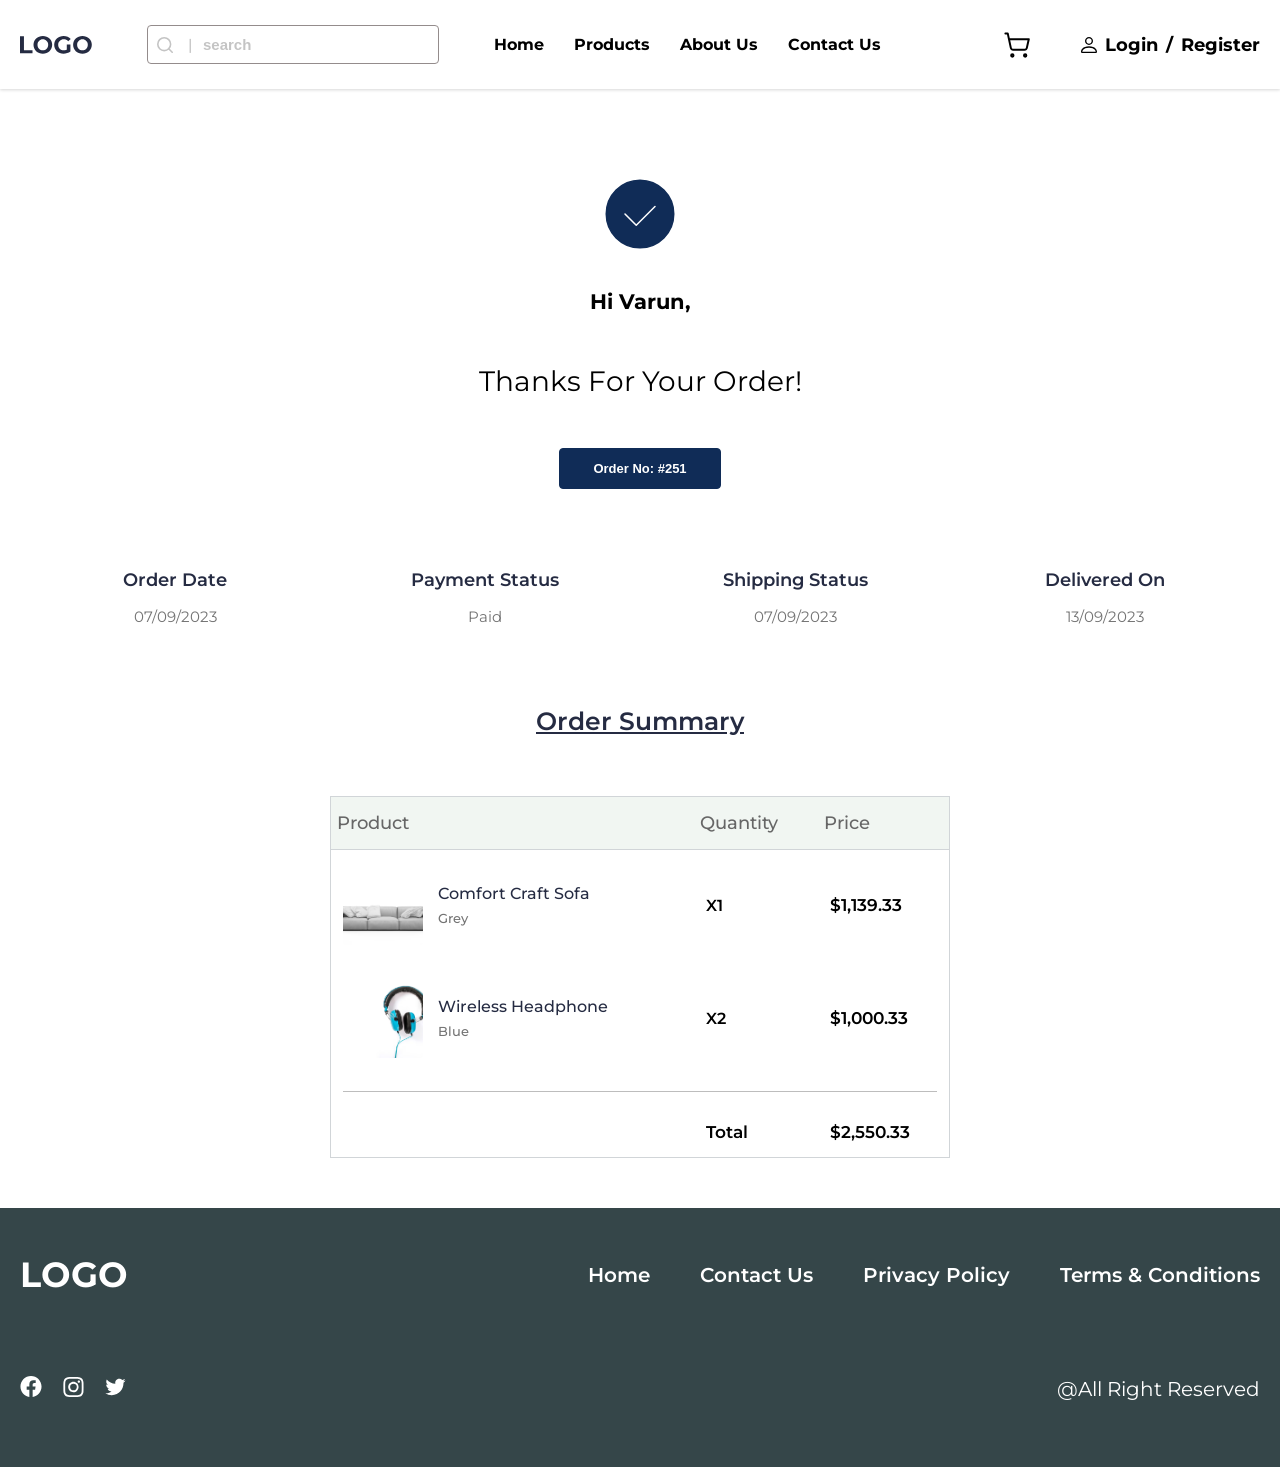
<file: pages/confirm.html>
<!doctype html>
<html lang="en">
  <head>
    <meta charset="UTF-8" />
    <meta name="viewport" content="width=device-width, initial-scale=1.0" />
    <link rel="stylesheet" href="/css/confirm.css" type="text/css" />
    <link rel="preconnect" href="https://fonts.googleapis.com" />
    <link rel="preconnect" href="https://fonts.gstatic.com" crossorigin />
    <link
      href="https://fonts.googleapis.com/css2?family=Montserrat:ital,wght@0,100..900;1,100..900&family=Poppins:ital,wght@0,100;0,200;0,300;0,400;0,500;0,600;0,700;0,800;0,900;1,100;1,200;1,300;1,400;1,500;1,600;1,700;1,800;1,900&display=swap"
      rel="stylesheet"
    />
    <title>Confirm Page</title>
  </head>

  <body>
    <main>
      <!-- header-section -->
      <header>
        <div class="container header">
          <div class="header-logo">
            <img src="/assets/icons/ecom.svg" alt="" />
            <div class="menu">
              <svg
                xmlns="http://www.w3.org/2000/svg"
                fill="none"
                viewBox="0 0 24 24"
                stroke-width="1.5"
                stroke="currentColor"
                class="size-6"
              >
                <path
                  stroke-linecap="round"
                  stroke-linejoin="round"
                  d="M3.75 6.75h16.5M3.75 12h16.5m-16.5 5.25h16.5"
                />
              </svg>
            </div>
            <div class="search-box">
              <input type="text" name="text" placeholder="search" />
              <div class="box">
                <img src="/assets/icons/Group 9.svg" alt="" />
                <div class="search">|</div>
              </div>
            </div>
            <div class="header-link">
              <a href="/pages/index.html">Home</a>
              <a href="/pages/listing.html">Products</a>
              <a href="">About Us</a>
              <a href="">Contact Us</a>
            </div>
          </div>
          <div class="selection">
            <div class="ellipse">
              <img src="/assets/icons/Ellipse.svg" alt="" />
            </div>
            <img src="/assets/icons/Frame.svg" alt="" />
            <div class="header-login">
              <img src="/assets/icons/icon.svg" alt="" />
              <a href="/pages/login.html">Login</a>
              <div class="slash">/</div>
              <a href="/pages/register.html">Register</a>
            </div>
          </div>
        </div>
      </header>
      <div class="confirm-order">
        <div class="circle">
          <img src="/assets/icons/confirm.svg" alt="" />
        </div>
        <div class="Name">Hi Varun,</div>
        <div class="confirm-text">Thanks For Your Order!</div>
        <div class="order-btn">
          <button type="submit">Order No: #251</button>
        </div>
      </div>
      <!-- ordering-details -->

      <div class="ordering-details container">
        <div class="details">
          <h4>Order Date</h4>
          <div>07/09/2023</div>
        </div>
        <div class="details">
          <h4>Payment Status</h4>
          <div>Paid</div>
        </div>
        <div class="details">
          <h4>Shipping Status</h4>
          <div>07/09/2023</div>
        </div>
        <div class="details">
          <h4>Delivered On</h4>
          <div>13/09/2023</div>
        </div>
      </div>
      <!-- order-summary -->
      <h3 class="order-text">Order Summary</h3>
      <div class="table-product container">
        <table>
          <thead>
            <tr>
              <th>Product</th>
              <th>Quantity</th>
              <th>Price</th>
            </tr>
          </thead>

          <tbody>
            <tr>
              <td>
                <div class="product">
                  <img
                    src="/assets/images/sofa 1.png"
                    alt="comfort craft sofa"
                  />
                  <div class="craft-sofa">
                    <h3>Comfort Craft <span>Sofa</span></h3>
                    <span class="sofa-color">Grey</span>
                  </div>
                </div>
              </td>
              <td class="quantity">X1</td>
              <td class="price">$1,139.33</td>
            </tr>

            <tr>
              <td>
                <div class="product">
                  <img
                    src="/assets/images/headphone.png"
                    alt="wireless Headphone"
                  />
                  <div class="craft-sofa">
                    <h3>Wireless Headphone</h3>
                    <span class="sofa-color">Blue</span>
                  </div>
                </div>
              </td>
              <td class="quantity">X2</td>
              <td class="price">$1,000.33</td>
            </tr>

            <!-- border line -->
            <tr>
              <td colspan="3">
                <div class="border-line"></div>
              </td>
            </tr>

            <!-- total row -->
            <tr class="total">
              <td></td>
              <td>Total</td>
              <td class="price">$2,550.33</td>
            </tr>
          </tbody>
        </table>
      </div>

      <!-- footer -->
      <div class="footer">
        <div class="container">
          <div class="footer-section">
            <h2>LOGO</h2>
            <div class="links">
              <a href="/pages/home.html">Home</a>
              <a href="">Contact Us</a>
              <a href="">Privacy Policy</a>
              <a href="">Terms & Conditions</a>
            </div>
          </div>
          <div class="Reserved">
            <div class="media">
              <a href="#">
                <img src="/assets/icons/facebook (1).svg" alt="" />
              </a>
              <a href="#">
                <img src="/assets/icons/instagram (1).svg" alt="" />
              </a>
              <a href="#">
                <img src="/assets/icons/twitter (1).svg" alt="" />
              </a>
            </div>
            <div class="right">@All Right Reserved</div>
          </div>
        </div>
      </div>
      <!-- mobile-section -->
      <div class="mobile-icons">
        <div class="profile">
          <img src="/assets/icons/home.svg" alt="" />
          <div>Home</div>
        </div>
        <div class="profile">
          <img src="/assets/icons/search.svg" alt="" />
          <div>Search</div>
        </div>
        <div class="profile">
          <img src="/assets/icons/products.svg" alt="" />
          <div>Products</div>
        </div>
        <div class="profile">
          <img src="/assets/icons/icon.svg" alt="" />
          <div>Profile</div>
        </div>
      </div>
    </main>
  </body>
</html>
</file>
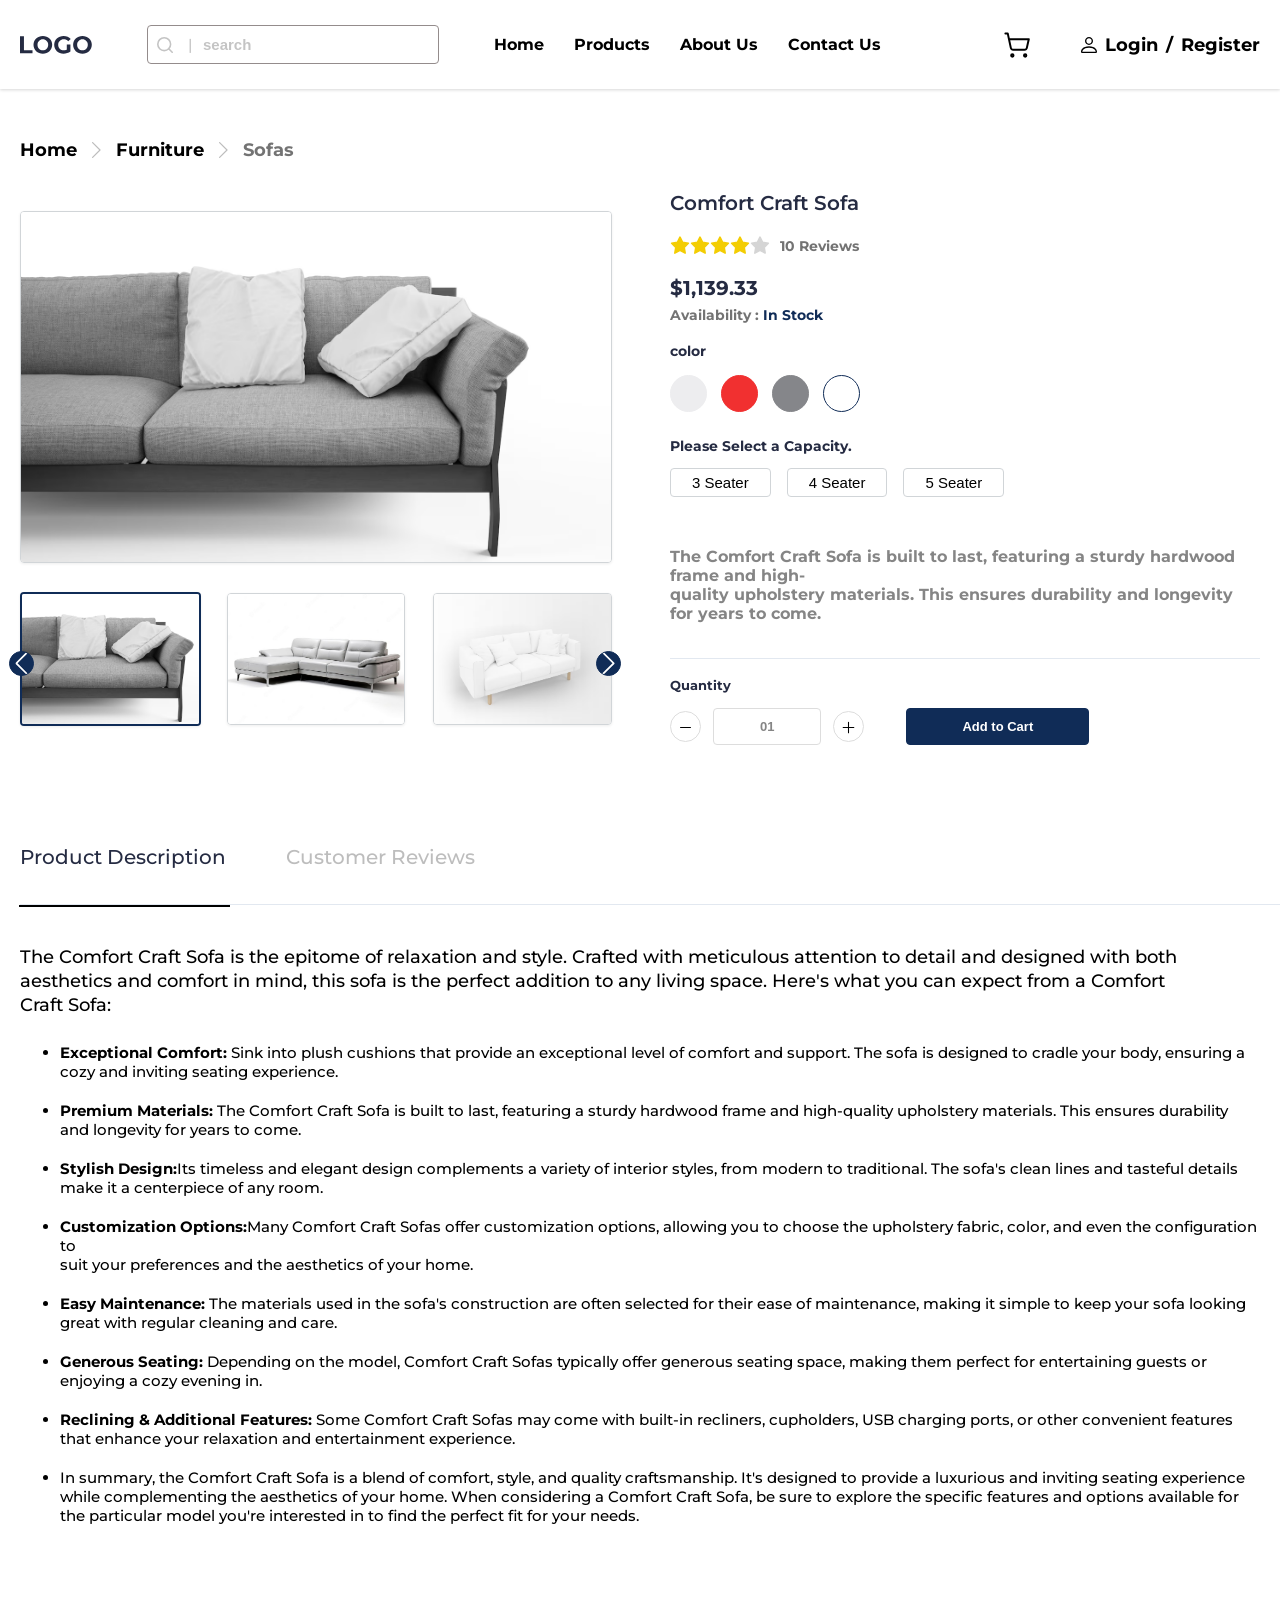
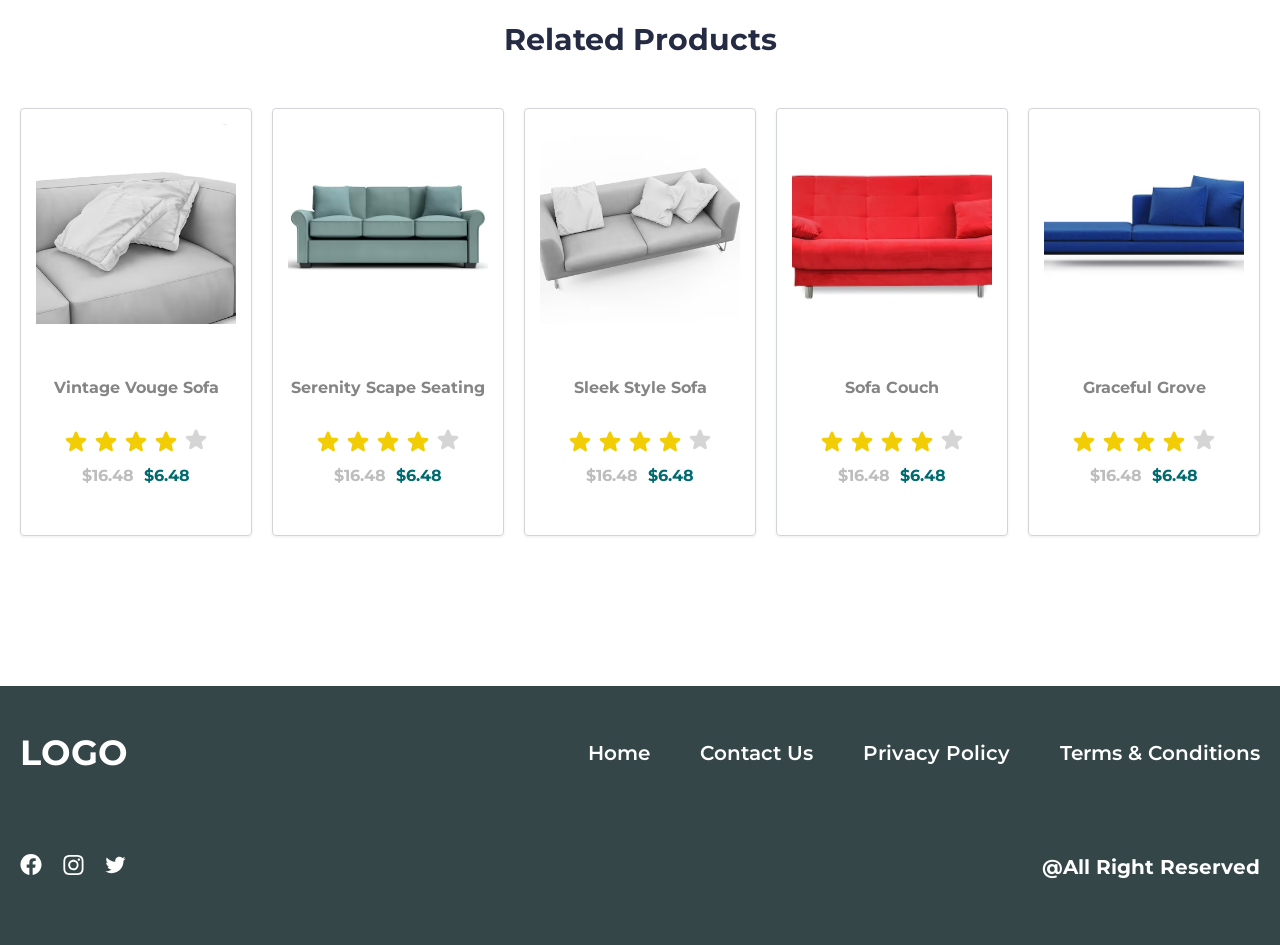
<file: pages/details.html>
<!DOCTYPE html>
<html lang="en">

<head>
  <meta charset="UTF-8">
  <meta name="viewport" content="width=device-width, initial-scale=1.0">
  <link rel="stylesheet" href="/css/details.css" type="text/css">
  <link rel="preconnect" href="https://fonts.googleapis.com">
  <link rel="preconnect" href="https://fonts.gstatic.com" crossorigin>
  <link
    href="https://fonts.googleapis.com/css2?family=Montserrat:ital,wght@0,100..900;1,100..900&family=Poppins:ital,wght@0,100;0,200;0,300;0,400;0,500;0,600;0,700;0,800;0,900;1,100;1,200;1,300;1,400;1,500;1,600;1,700;1,800;1,900&display=swap"
    rel="stylesheet">
  <title>details page</title>
</head>

<body>
  <main>

    <!-- header-section -->
    <header>
      <div class=" container header">
        <div class="header-logo">
          <img src="/assets/icons/ecom.svg" alt="">
          <div class="menu">
            <svg xmlns="http://www.w3.org/2000/svg" fill="none" viewBox="0 0 24 24" stroke-width="1.5"
              stroke="currentColor" class="size-6">
              <path stroke-linecap="round" stroke-linejoin="round" d="M3.75 6.75h16.5M3.75 12h16.5m-16.5 5.25h16.5" />
            </svg>
          </div>
          <div class="search-box">
            <input type="text" name="text" placeholder="search">
            <div class="box">
              <img src="/assets/icons/Group 9.svg" alt="">
              <div class="search">|</div>
            </div>
          </div>
          <div class="header-link">
            <a href="/pages/index.html">Home</a>
            <a href="/pages/listing.html">Products</a>
            <a href="">About Us</a>
            <a href="">Contact Us</a>
          </div>
        </div>
        <div class="selection">
          <div class="ellipse">
            <img src="/assets/icons/Ellipse.svg" alt="" />
          </div>
          <img src="/assets/icons/Frame.svg" alt="">
          <div class="header-login">
            <img src="/assets/icons/icon.svg" alt="">
            <a href="/pages/login.html">Login</a>
            <div class="slash">/</div>
            <a href="/pages/register.html">Register</a>
          </div>
        </div>
      </div>
    </header>

    <!-- filter -->
    <div class="filter container">
      <div>Home</div>
      <img src="/assets/icons/arrow-right .svg" alt="">
      <div>Furniture</div>
      <img src="/assets/icons/arrow-right .svg" alt="">
      <div>Sofas</div>
    </div>

    <!-- sofa-details -->
    <div class="details-sofa container">
      <div class="product-sofa">
        <div class="sofa-img">
          <img src="/assets/images/sofa 21.png" alt="">
        </div>
        <div id="images" class="full-sofa">
          <img src="/assets/images/sofas 1.png" alt="">
          <img src="/assets/images/sofas 2.png" alt="">
          <img src="/assets/images/sofas 3.png" alt="">
          <img src="/assets/images/pillows.png" alt="">
          <img src="/assets/images/sofa 5.png" alt="">
          <img src="/assets/images/rippon.png" alt="">
          <img src="/assets/images/speaker (2).png" alt="">
          <img src="/assets/images/bowl.png" alt="">
        </div>
        <div class="sliders">
          <div class="left-arrow btn">
            <img src="../assets/icons/left.svg" alt="left" />
          </div>
          <div class="right-arrow btn">
            <img src="../assets/icons/right.svg" alt="right" />
          </div>
        </div>
      </div>
      <div class="sofa-text">
        <h3>Comfort Craft Sofa</h3>
        <div class="reviews">
          <img src="/assets/icons/star.svg" alt="">
          <span>10 Reviews</span>
        </div>
        <div class="sofa-dolar">$1,139.33</div>
        <div class="stock">Availability : <span>In Stock</span></div>

        <div class="sofa-color">color</div>
        <div class="sofa-colors">
          <div class="color"></div>
          <div class="red"></div>
          <div class=white></div>
          <div class=grey></div>
        </div>
        <h5 class="capacity">Please Select a Capacity.</h5>
        <div class="seater">
          <button>3 Seater</button>
          <button>4 Seater</button>
          <button>5 Seater</button>
        </div>
        <p class="text">The Comfort Craft Sofa is built to last, featuring a sturdy hardwood frame and
          high-<span>quality upholstery materials. This ensures durability and longevity for years to come.</span>
        </p>
        <div class="line"></div>
        <h5 class="quantity">Quantity</h5>
        <div class="cart">
          <div class="update">
            <button id="less"><svg xmlns="http://www.w3.org/2000/svg" fill="none" viewBox="0 0 24 24" stroke-width="1.5"
                stroke="currentColor" class="size-6">
                <path stroke-linecap="round" stroke-linejoin="round" d="M5 12h14" />
              </svg>
            </button>
            <button id="btn">01</button>
            <button id="more"><svg xmlns="http://www.w3.org/2000/svg" fill="none" viewBox="0 0 24 24" stroke-width="1.5"
                stroke="currentColor" class="size-6">
                <path stroke-linecap="round" stroke-linejoin="round" d="M12 4.5v15m7.5-7.5h-15" />
              </svg>
            </button>
          </div>
          <a href="/pages/cart.html">
            <div class="cart-btn">
              <button type="button">Add to Cart</button>
            </div>
          </a>
        </div>
      </div>
    </div>

    <!-- product-description -->
<div class="description container">
  <h4 id="products">Product Description</h4>
  <h4 id="customers">Customer Reviews</h4>
</div>
   <div class="dash"></div>
   <div class="small-line"></div>
  <div class="container">
    <p class="text-sofa">
      The Comfort Craft Sofa is the epitome of relaxation and style. Crafted
      with meticulous attention to detail and designed with both<span></span>
      aesthetics and comfort in mind, this sofa is the perfect addition to
      any living space. Here's what you can expect from a Comfort <span></span>Craft Sofa:
    </p>
    <div class="premium">
    <ul>
      <li><b>Exceptional Comfort: </b>Sink into plush cushions that provide an exceptional level of comfort and support. The sofa is designed to cradle your body, ensuring a <span class="text-desc"></span>cozy and inviting seating experience.</li>
      <li><b>Premium Materials:</b> The Comfort Craft Sofa is built to last, featuring a sturdy hardwood frame and high-quality upholstery materials. This ensures durability and longevity for years to come.</li>
      <li><b>Stylish Design:</b>Its timeless and elegant design complements a variety of interior styles, from modern to traditional. The sofa's clean lines and tasteful details <span class="text-desc"></span> make it a centerpiece of any room.</li>
      <li><b>Customization Options:</b>Many Comfort Craft Sofas offer customization options, allowing you to choose the upholstery fabric, color, and even the configuration to <span class="text-desc"></span>suit your preferences and the aesthetics of your home.</li>
      <li><b>Easy Maintenance:</b> The materials used in the sofa's construction are often selected for their ease of maintenance, making it simple to keep your sofa looking<span class="text-desc"></span> great with regular cleaning and care.</li>
      <li><b>Generous Seating:</b>  Depending on the model, Comfort Craft Sofas typically offer generous seating space, making them perfect for entertaining guests or <span class="text-desc"></span>enjoying a cozy evening in.</li>
      <li><b>Reclining & Additional Features:</b>  Some Comfort Craft Sofas may come with built-in recliners, cupholders, USB charging ports, or other convenient features<span class="text-desc"></span> that enhance your relaxation and entertainment experience.</li>
      <li>In summary, the Comfort Craft Sofa is a blend of comfort, style, and quality craftsmanship. It's designed to provide a luxurious and inviting seating experience while complementing the aesthetics of your home. When considering a Comfort Craft Sofa, be sure to explore the specific features and options available for the particular model you're interested in to find the perfect fit for your needs.</li>
    </ul>
  </div>
</div>

<!-- Customer Reviews -->
 <div id="review-content" class= "customer container">
    <!-- review 1 -->
    <div class="review">
      <div class="circle"></div>
      <div class="customer-review">
         <h4>Deepika</h4>
         <div>September 5, 2023</div>
         <div class="rating">
          <img src="/assets/icons/icn bxs-star.svg" alt="">
          <img src="/assets/icons/icn bxs-star.svg" alt="">
          <img src="/assets/icons/icn bxs-star.svg" alt="">
          <img src="/assets/icons/icn bxs-star.svg" alt="">
          <img src="/assets/icons/icn bx-star.svg" alt="">
         </div>
         <p>Lorem ipsum dolor sit amet, consectetur adipiscing elit. Curabitur nec libero ut purus bibendum lobortis. Maecenas vulputate est sit amet <span class="break"></span>libero facilisis, id gravida metus accumsan. Maecenas aliquam, ex id posuere rhoncus, est massa luctus neque, quis vestibulum tellus mauris <span class="break"></span> non libero. Proin eu semper urna, sit amet mollis lacus.</p>
      </div>
    </div>
        <!-- review 2 -->
      <div class="review1">
      <div class="circle"></div>
      <div class="customer-review">
         <h4>Varnika</h4>
         <div>September 5, 2023</div>
         <div class="rating">
          <img src="/assets/icons/icn bxs-star.svg" alt="">
          <img src="/assets/icons/icn bxs-star.svg" alt="">
          <img src="/assets/icons/icn bxs-star.svg" alt="">
          <img src="/assets/icons/icn bxs-star.svg" alt="">
          <img src="/assets/icons/icn bx-star.svg" alt="">
         </div>
         <p>Lorem ipsum dolor sit amet, consectetur adipiscing elit. Curabitur nec libero ut purus bibendum lobortis. Maecenas vulputate est sit amet <span class="break"></span>libero facilisis, id gravida metus accumsan. Maecenas aliquam, ex id posuere rhoncus, est massa luctus neque, quis vestibulum tellus mauris <span class="break"></span> non libero. Proin eu semper urna, sit amet mollis lacus.</p>
      </div>
    </div>
        <!-- review 3 -->
      <div class="review2">
      <div class="circle"></div>
      <div class="customer-review">
         <h4>Sree</h4>
         <div>September 5, 2023</div>
         <div class="rating">
          <img src="/assets/icons/icn bxs-star.svg" alt="">
          <img src="/assets/icons/icn bxs-star.svg" alt="">
          <img src="/assets/icons/icn bxs-star.svg" alt="">
          <img src="/assets/icons/icn bxs-star.svg" alt="">
          <img src="/assets/icons/icn bx-star.svg" alt="">
         </div>
         <p>Lorem ipsum dolor sit amet, consectetur adipiscing elit. Curabitur nec libero ut purus bibendum lobortis. Maecenas vulputate est sit amet <span class="break"></span>libero facilisis, id gravida metus accumsan. Maecenas aliquam, ex id posuere rhoncus, est massa luctus neque, quis vestibulum tellus mauris <span class="break"></span> non libero. Proin eu semper urna, sit amet mollis lacus.</p>
      </div>
    </div>
 </div>

</div>
    <!-- related products -->
    <h2 class="topic">Related Products</h2>
    <div class="products-similar container">
      <!-- card 1 -->
      <div class="featured-product">
        <img src="/assets/images/sofa 11.png" alt="">
        <div class="text">Vintage Vouge Sofa</div>
        <div class="star">
          <svg xmlns="http://www.w3.org/2000/svg" viewBox="0 0 24 24" fill="currentColor" class="size-6">
            <path fill-rule="evenodd"
              d="M10.788 3.21c.448-1.077 1.976-1.077 2.424 0l2.082 5.006 5.404.434c1.164.093 1.636 1.545.749 2.305l-4.117 3.527 1.257 5.273c.271 1.136-.964 2.033-1.96 1.425L12 18.354 7.373 21.18c-.996.608-2.231-.29-1.96-1.425l1.257-5.273-4.117-3.527c-.887-.76-.415-2.212.749-2.305l5.404-.434 2.082-5.005Z"
              clip-rule="evenodd" />
          </svg>
          <!-- star 2 -->
          <svg xmlns="http://www.w3.org/2000/svg" viewBox="0 0 24 24" fill="currentColor" class="size-6">
            <path fill-rule="evenodd"
              d="M10.788 3.21c.448-1.077 1.976-1.077 2.424 0l2.082 5.006 5.404.434c1.164.093 1.636 1.545.749 2.305l-4.117 3.527 1.257 5.273c.271 1.136-.964 2.033-1.96 1.425L12 18.354 7.373 21.18c-.996.608-2.231-.29-1.96-1.425l1.257-5.273-4.117-3.527c-.887-.76-.415-2.212.749-2.305l5.404-.434 2.082-5.005Z"
              clip-rule="evenodd" />
          </svg>
          <!-- star 3 -->
          <svg xmlns="http://www.w3.org/2000/svg" viewBox="0 0 24 24" fill="currentColor" class="size-6">
            <path fill-rule="evenodd"
              d="M10.788 3.21c.448-1.077 1.976-1.077 2.424 0l2.082 5.006 5.404.434c1.164.093 1.636 1.545.749 2.305l-4.117 3.527 1.257 5.273c.271 1.136-.964 2.033-1.96 1.425L12 18.354 7.373 21.18c-.996.608-2.231-.29-1.96-1.425l1.257-5.273-4.117-3.527c-.887-.76-.415-2.212.749-2.305l5.404-.434 2.082-5.005Z"
              clip-rule="evenodd" />
          </svg>
          <!-- star 4 -->
          <svg xmlns="http://www.w3.org/2000/svg" viewBox="0 0 24 24" fill="currentColor" class="size-6">
            <path fill-rule="evenodd"
              d="M10.788 3.21c.448-1.077 1.976-1.077 2.424 0l2.082 5.006 5.404.434c1.164.093 1.636 1.545.749 2.305l-4.117 3.527 1.257 5.273c.271 1.136-.964 2.033-1.96 1.425L12 18.354 7.373 21.18c-.996.608-2.231-.29-1.96-1.425l1.257-5.273-4.117-3.527c-.887-.76-.415-2.212.749-2.305l5.404-.434 2.082-5.005Z"
              clip-rule="evenodd" />
          </svg>
          <!-- star 5 -->
          <span><svg xmlns="http://www.w3.org/2000/svg" viewBox="0 0 24 24" fill="currentColor" class="size-6">
              <path fill-rule="evenodd"
                d="M10.788 3.21c.448-1.077 1.976-1.077 2.424 0l2.082 5.006 5.404.434c1.164.093 1.636 1.545.749 2.305l-4.117 3.527 1.257 5.273c.271 1.136-.964 2.033-1.96 1.425L12 18.354 7.373 21.18c-.996.608-2.231-.29-1.96-1.425l1.257-5.273-4.117-3.527c-.887-.76-.415-2.212.749-2.305l5.404-.434 2.082-5.005Z"
                clip-rule="evenodd" />
            </svg></span>
        </div>
        <div class="dollar">
          <div>$16.48</div>
          <div>$6.48</div>
        </div>
      </div>
      <!-- card 2 -->
      <div class="featured-product">
        <img src="/assets/images/sofa 12.png" alt="">
        <div class="text">Serenity Scape Seating</div>
        <div class="star">
          <svg xmlns="http://www.w3.org/2000/svg" viewBox="0 0 24 24" fill="currentColor" class="size-6">
            <path fill-rule="evenodd"
              d="M10.788 3.21c.448-1.077 1.976-1.077 2.424 0l2.082 5.006 5.404.434c1.164.093 1.636 1.545.749 2.305l-4.117 3.527 1.257 5.273c.271 1.136-.964 2.033-1.96 1.425L12 18.354 7.373 21.18c-.996.608-2.231-.29-1.96-1.425l1.257-5.273-4.117-3.527c-.887-.76-.415-2.212.749-2.305l5.404-.434 2.082-5.005Z"
              clip-rule="evenodd" />
          </svg>
          <!-- star 2 -->
          <svg xmlns="http://www.w3.org/2000/svg" viewBox="0 0 24 24" fill="currentColor" class="size-6">
            <path fill-rule="evenodd"
              d="M10.788 3.21c.448-1.077 1.976-1.077 2.424 0l2.082 5.006 5.404.434c1.164.093 1.636 1.545.749 2.305l-4.117 3.527 1.257 5.273c.271 1.136-.964 2.033-1.96 1.425L12 18.354 7.373 21.18c-.996.608-2.231-.29-1.96-1.425l1.257-5.273-4.117-3.527c-.887-.76-.415-2.212.749-2.305l5.404-.434 2.082-5.005Z"
              clip-rule="evenodd" />
          </svg>
          <!-- star 3 -->
          <svg xmlns="http://www.w3.org/2000/svg" viewBox="0 0 24 24" fill="currentColor" class="size-6">
            <path fill-rule="evenodd"
              d="M10.788 3.21c.448-1.077 1.976-1.077 2.424 0l2.082 5.006 5.404.434c1.164.093 1.636 1.545.749 2.305l-4.117 3.527 1.257 5.273c.271 1.136-.964 2.033-1.96 1.425L12 18.354 7.373 21.18c-.996.608-2.231-.29-1.96-1.425l1.257-5.273-4.117-3.527c-.887-.76-.415-2.212.749-2.305l5.404-.434 2.082-5.005Z"
              clip-rule="evenodd" />
          </svg>
          <!-- star 4 -->
          <svg xmlns="http://www.w3.org/2000/svg" viewBox="0 0 24 24" fill="currentColor" class="size-6">
            <path fill-rule="evenodd"
              d="M10.788 3.21c.448-1.077 1.976-1.077 2.424 0l2.082 5.006 5.404.434c1.164.093 1.636 1.545.749 2.305l-4.117 3.527 1.257 5.273c.271 1.136-.964 2.033-1.96 1.425L12 18.354 7.373 21.18c-.996.608-2.231-.29-1.96-1.425l1.257-5.273-4.117-3.527c-.887-.76-.415-2.212.749-2.305l5.404-.434 2.082-5.005Z"
              clip-rule="evenodd" />
          </svg>
          <!-- star 5 -->
          <span><svg xmlns="http://www.w3.org/2000/svg" viewBox="0 0 24 24" fill="currentColor" class="size-6">
              <path fill-rule="evenodd"
                d="M10.788 3.21c.448-1.077 1.976-1.077 2.424 0l2.082 5.006 5.404.434c1.164.093 1.636 1.545.749 2.305l-4.117 3.527 1.257 5.273c.271 1.136-.964 2.033-1.96 1.425L12 18.354 7.373 21.18c-.996.608-2.231-.29-1.96-1.425l1.257-5.273-4.117-3.527c-.887-.76-.415-2.212.749-2.305l5.404-.434 2.082-5.005Z"
                clip-rule="evenodd" />
            </svg></span>
        </div>
        <div class="dollar">
          <div>$16.48</div>
          <div>$6.48</div>
        </div>
      </div>
      <!-- card 3 -->
      <div class="featured-product">
        <img src="/assets/images/sofa 13.png" alt="">
        <div class="text">Sleek Style Sofa</div>
        <div class="star">
          <svg xmlns="http://www.w3.org/2000/svg" viewBox="0 0 24 24" fill="currentColor" class="size-6">
            <path fill-rule="evenodd"
              d="M10.788 3.21c.448-1.077 1.976-1.077 2.424 0l2.082 5.006 5.404.434c1.164.093 1.636 1.545.749 2.305l-4.117 3.527 1.257 5.273c.271 1.136-.964 2.033-1.96 1.425L12 18.354 7.373 21.18c-.996.608-2.231-.29-1.96-1.425l1.257-5.273-4.117-3.527c-.887-.76-.415-2.212.749-2.305l5.404-.434 2.082-5.005Z"
              clip-rule="evenodd" />
          </svg>
          <!-- star 2 -->
          <svg xmlns="http://www.w3.org/2000/svg" viewBox="0 0 24 24" fill="currentColor" class="size-6">
            <path fill-rule="evenodd"
              d="M10.788 3.21c.448-1.077 1.976-1.077 2.424 0l2.082 5.006 5.404.434c1.164.093 1.636 1.545.749 2.305l-4.117 3.527 1.257 5.273c.271 1.136-.964 2.033-1.96 1.425L12 18.354 7.373 21.18c-.996.608-2.231-.29-1.96-1.425l1.257-5.273-4.117-3.527c-.887-.76-.415-2.212.749-2.305l5.404-.434 2.082-5.005Z"
              clip-rule="evenodd" />
          </svg>
          <!-- star 3 -->
          <svg xmlns="http://www.w3.org/2000/svg" viewBox="0 0 24 24" fill="currentColor" class="size-6">
            <path fill-rule="evenodd"
              d="M10.788 3.21c.448-1.077 1.976-1.077 2.424 0l2.082 5.006 5.404.434c1.164.093 1.636 1.545.749 2.305l-4.117 3.527 1.257 5.273c.271 1.136-.964 2.033-1.96 1.425L12 18.354 7.373 21.18c-.996.608-2.231-.29-1.96-1.425l1.257-5.273-4.117-3.527c-.887-.76-.415-2.212.749-2.305l5.404-.434 2.082-5.005Z"
              clip-rule="evenodd" />
          </svg>
          <!-- star 4 -->
          <svg xmlns="http://www.w3.org/2000/svg" viewBox="0 0 24 24" fill="currentColor" class="size-6">
            <path fill-rule="evenodd"
              d="M10.788 3.21c.448-1.077 1.976-1.077 2.424 0l2.082 5.006 5.404.434c1.164.093 1.636 1.545.749 2.305l-4.117 3.527 1.257 5.273c.271 1.136-.964 2.033-1.96 1.425L12 18.354 7.373 21.18c-.996.608-2.231-.29-1.96-1.425l1.257-5.273-4.117-3.527c-.887-.76-.415-2.212.749-2.305l5.404-.434 2.082-5.005Z"
              clip-rule="evenodd" />
          </svg>
          <!-- star 5 -->
          <span><svg xmlns="http://www.w3.org/2000/svg" viewBox="0 0 24 24" fill="currentColor" class="size-6">
              <path fill-rule="evenodd"
                d="M10.788 3.21c.448-1.077 1.976-1.077 2.424 0l2.082 5.006 5.404.434c1.164.093 1.636 1.545.749 2.305l-4.117 3.527 1.257 5.273c.271 1.136-.964 2.033-1.96 1.425L12 18.354 7.373 21.18c-.996.608-2.231-.29-1.96-1.425l1.257-5.273-4.117-3.527c-.887-.76-.415-2.212.749-2.305l5.404-.434 2.082-5.005Z"
                clip-rule="evenodd" />
            </svg></span>
        </div>
        <div class="dollar">
          <div>$16.48</div>
          <div>$6.48</div>
        </div>
      </div>
      <div class="featured-product">
        <img src="/assets/images/sofa 14.png" alt="">
        <div class="text">Sofa Couch</div>
        <div class="star">
          <svg xmlns="http://www.w3.org/2000/svg" viewBox="0 0 24 24" fill="currentColor" class="size-6">
            <path fill-rule="evenodd"
              d="M10.788 3.21c.448-1.077 1.976-1.077 2.424 0l2.082 5.006 5.404.434c1.164.093 1.636 1.545.749 2.305l-4.117 3.527 1.257 5.273c.271 1.136-.964 2.033-1.96 1.425L12 18.354 7.373 21.18c-.996.608-2.231-.29-1.96-1.425l1.257-5.273-4.117-3.527c-.887-.76-.415-2.212.749-2.305l5.404-.434 2.082-5.005Z"
              clip-rule="evenodd" />
          </svg>
          <!-- star 2 -->
          <svg xmlns="http://www.w3.org/2000/svg" viewBox="0 0 24 24" fill="currentColor" class="size-6">
            <path fill-rule="evenodd"
              d="M10.788 3.21c.448-1.077 1.976-1.077 2.424 0l2.082 5.006 5.404.434c1.164.093 1.636 1.545.749 2.305l-4.117 3.527 1.257 5.273c.271 1.136-.964 2.033-1.96 1.425L12 18.354 7.373 21.18c-.996.608-2.231-.29-1.96-1.425l1.257-5.273-4.117-3.527c-.887-.76-.415-2.212.749-2.305l5.404-.434 2.082-5.005Z"
              clip-rule="evenodd" />
          </svg>
          <!-- star 3 -->
          <svg xmlns="http://www.w3.org/2000/svg" viewBox="0 0 24 24" fill="currentColor" class="size-6">
            <path fill-rule="evenodd"
              d="M10.788 3.21c.448-1.077 1.976-1.077 2.424 0l2.082 5.006 5.404.434c1.164.093 1.636 1.545.749 2.305l-4.117 3.527 1.257 5.273c.271 1.136-.964 2.033-1.96 1.425L12 18.354 7.373 21.18c-.996.608-2.231-.29-1.96-1.425l1.257-5.273-4.117-3.527c-.887-.76-.415-2.212.749-2.305l5.404-.434 2.082-5.005Z"
              clip-rule="evenodd" />
          </svg>
          <!-- star 4 -->
          <svg xmlns="http://www.w3.org/2000/svg" viewBox="0 0 24 24" fill="currentColor" class="size-6">
            <path fill-rule="evenodd"
              d="M10.788 3.21c.448-1.077 1.976-1.077 2.424 0l2.082 5.006 5.404.434c1.164.093 1.636 1.545.749 2.305l-4.117 3.527 1.257 5.273c.271 1.136-.964 2.033-1.96 1.425L12 18.354 7.373 21.18c-.996.608-2.231-.29-1.96-1.425l1.257-5.273-4.117-3.527c-.887-.76-.415-2.212.749-2.305l5.404-.434 2.082-5.005Z"
              clip-rule="evenodd" />
          </svg>
          <!-- star 5 -->
          <span><svg xmlns="http://www.w3.org/2000/svg" viewBox="0 0 24 24" fill="currentColor" class="size-6">
              <path fill-rule="evenodd"
                d="M10.788 3.21c.448-1.077 1.976-1.077 2.424 0l2.082 5.006 5.404.434c1.164.093 1.636 1.545.749 2.305l-4.117 3.527 1.257 5.273c.271 1.136-.964 2.033-1.96 1.425L12 18.354 7.373 21.18c-.996.608-2.231-.29-1.96-1.425l1.257-5.273-4.117-3.527c-.887-.76-.415-2.212.749-2.305l5.404-.434 2.082-5.005Z"
                clip-rule="evenodd" />
            </svg></span>
        </div>
        <div class="dollar">
          <div>$16.48</div>
          <div>$6.48</div>
        </div>
      </div>
      <!-- card 4 -->
      <div class="featured-product">
        <img src="/assets/images/sofa 15.png" alt="">
        <div class="text">Graceful Grove</div>
        <div class="star">
          <svg xmlns="http://www.w3.org/2000/svg" viewBox="0 0 24 24" fill="currentColor" class="size-6">
            <path fill-rule="evenodd"
              d="M10.788 3.21c.448-1.077 1.976-1.077 2.424 0l2.082 5.006 5.404.434c1.164.093 1.636 1.545.749 2.305l-4.117 3.527 1.257 5.273c.271 1.136-.964 2.033-1.96 1.425L12 18.354 7.373 21.18c-.996.608-2.231-.29-1.96-1.425l1.257-5.273-4.117-3.527c-.887-.76-.415-2.212.749-2.305l5.404-.434 2.082-5.005Z"
              clip-rule="evenodd" />
          </svg>
          <!-- star 2 -->
          <svg xmlns="http://www.w3.org/2000/svg" viewBox="0 0 24 24" fill="currentColor" class="size-6">
            <path fill-rule="evenodd"
              d="M10.788 3.21c.448-1.077 1.976-1.077 2.424 0l2.082 5.006 5.404.434c1.164.093 1.636 1.545.749 2.305l-4.117 3.527 1.257 5.273c.271 1.136-.964 2.033-1.96 1.425L12 18.354 7.373 21.18c-.996.608-2.231-.29-1.96-1.425l1.257-5.273-4.117-3.527c-.887-.76-.415-2.212.749-2.305l5.404-.434 2.082-5.005Z"
              clip-rule="evenodd" />
          </svg>
          <!-- star 3 -->
          <svg xmlns="http://www.w3.org/2000/svg" viewBox="0 0 24 24" fill="currentColor" class="size-6">
            <path fill-rule="evenodd"
              d="M10.788 3.21c.448-1.077 1.976-1.077 2.424 0l2.082 5.006 5.404.434c1.164.093 1.636 1.545.749 2.305l-4.117 3.527 1.257 5.273c.271 1.136-.964 2.033-1.96 1.425L12 18.354 7.373 21.18c-.996.608-2.231-.29-1.96-1.425l1.257-5.273-4.117-3.527c-.887-.76-.415-2.212.749-2.305l5.404-.434 2.082-5.005Z"
              clip-rule="evenodd" />
          </svg>
          <!-- star 4 -->
          <svg xmlns="http://www.w3.org/2000/svg" viewBox="0 0 24 24" fill="currentColor" class="size-6">
            <path fill-rule="evenodd"
              d="M10.788 3.21c.448-1.077 1.976-1.077 2.424 0l2.082 5.006 5.404.434c1.164.093 1.636 1.545.749 2.305l-4.117 3.527 1.257 5.273c.271 1.136-.964 2.033-1.96 1.425L12 18.354 7.373 21.18c-.996.608-2.231-.29-1.96-1.425l1.257-5.273-4.117-3.527c-.887-.76-.415-2.212.749-2.305l5.404-.434 2.082-5.005Z"
              clip-rule="evenodd" />
          </svg>
          <!-- star 5 -->
          <span><svg xmlns="http://www.w3.org/2000/svg" viewBox="0 0 24 24" fill="currentColor" class="size-6">
              <path fill-rule="evenodd"
                d="M10.788 3.21c.448-1.077 1.976-1.077 2.424 0l2.082 5.006 5.404.434c1.164.093 1.636 1.545.749 2.305l-4.117 3.527 1.257 5.273c.271 1.136-.964 2.033-1.96 1.425L12 18.354 7.373 21.18c-.996.608-2.231-.29-1.96-1.425l1.257-5.273-4.117-3.527c-.887-.76-.415-2.212.749-2.305l5.404-.434 2.082-5.005Z"
                clip-rule="evenodd" />
            </svg></span>
        </div>
        <div class="dollar">
          <div>$16.48</div>
          <div>$6.48</div>
        </div>
      </div>
    </div>
    <!-- footer -->
    <div class="footer">
      <div class="container">
        <div class="footer-section">
          <h2>LOGO</h2>
          <div class="links">
            <a href="/pages/home.html">Home</a>
            <a href="">Contact Us</a>
            <a href="">Privacy Policy</a>
            <a href="">Terms & Conditions</a>
          </div>
        </div>
        <div class="Reserved">
          <div class="media">
            <a href="#">
              <img src="/assets/icons/facebook (1).svg" alt="" />
            </a>  
            <a href="#">
              <img src="/assets/icons/instagram (1).svg" alt="" />
            </a>
            <a href="#">
              <img src="/assets/icons/twitter (1).svg" alt="" />
            </a>
          </div>
          <div class="right">@All Right Reserved</div>
        </div>
      </div>
    </div>
    <!-- mobile-section -->
    <div class="mobile-icons">
      <div class="profile">
        <img src="/assets/icons/home.svg" alt="">
        <div>Home</div>
      </div>
      <div class="profile">
        <img src="/assets/icons/search.svg" alt="">
        <div>Search</div>
      </div>
      <div class="profile">
        <img src="/assets/icons/products.svg" alt="">
        <div>Products</div>
      </div>
      <div class="profile">
        <img src="/assets/icons/icon.svg" alt="">
        <div>Profile</div>
      </div>
    </div>
  </main>
  <script src="../js/details.js"></script>
</body>

</html>
</file>
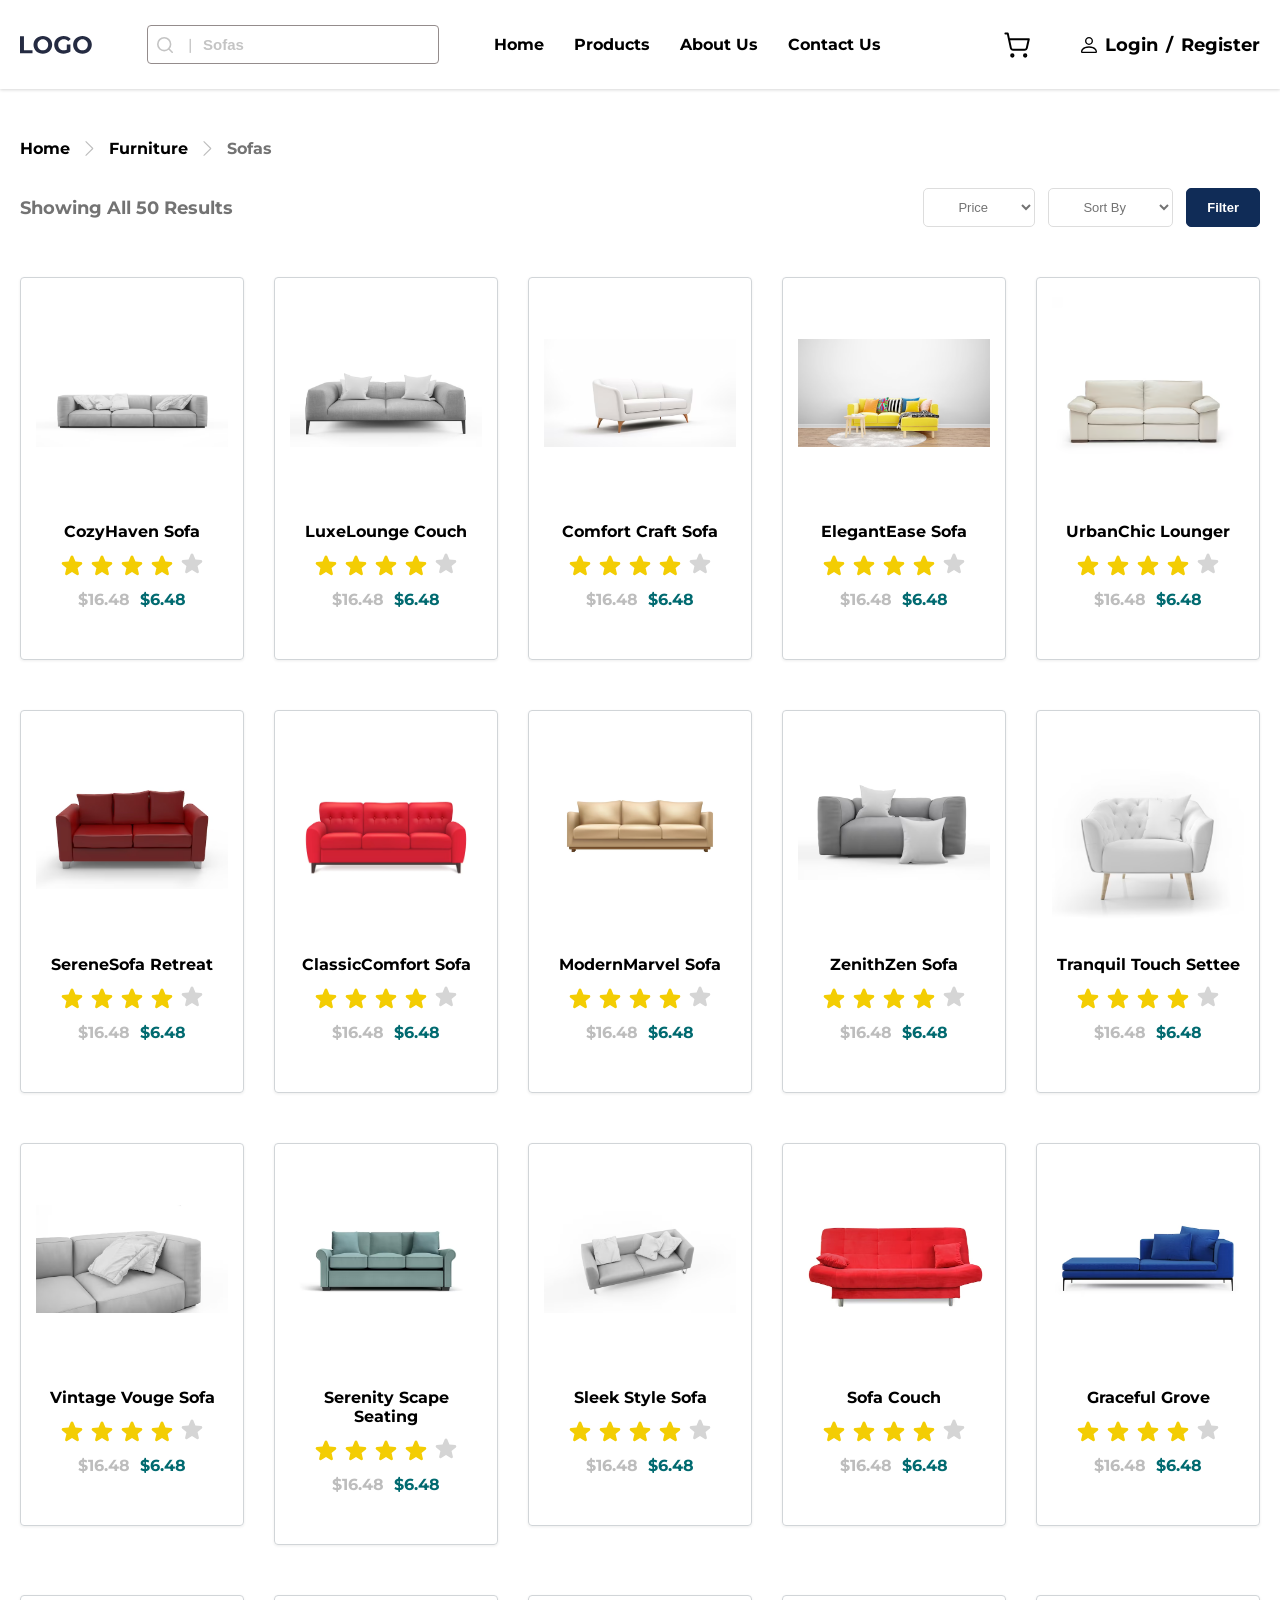
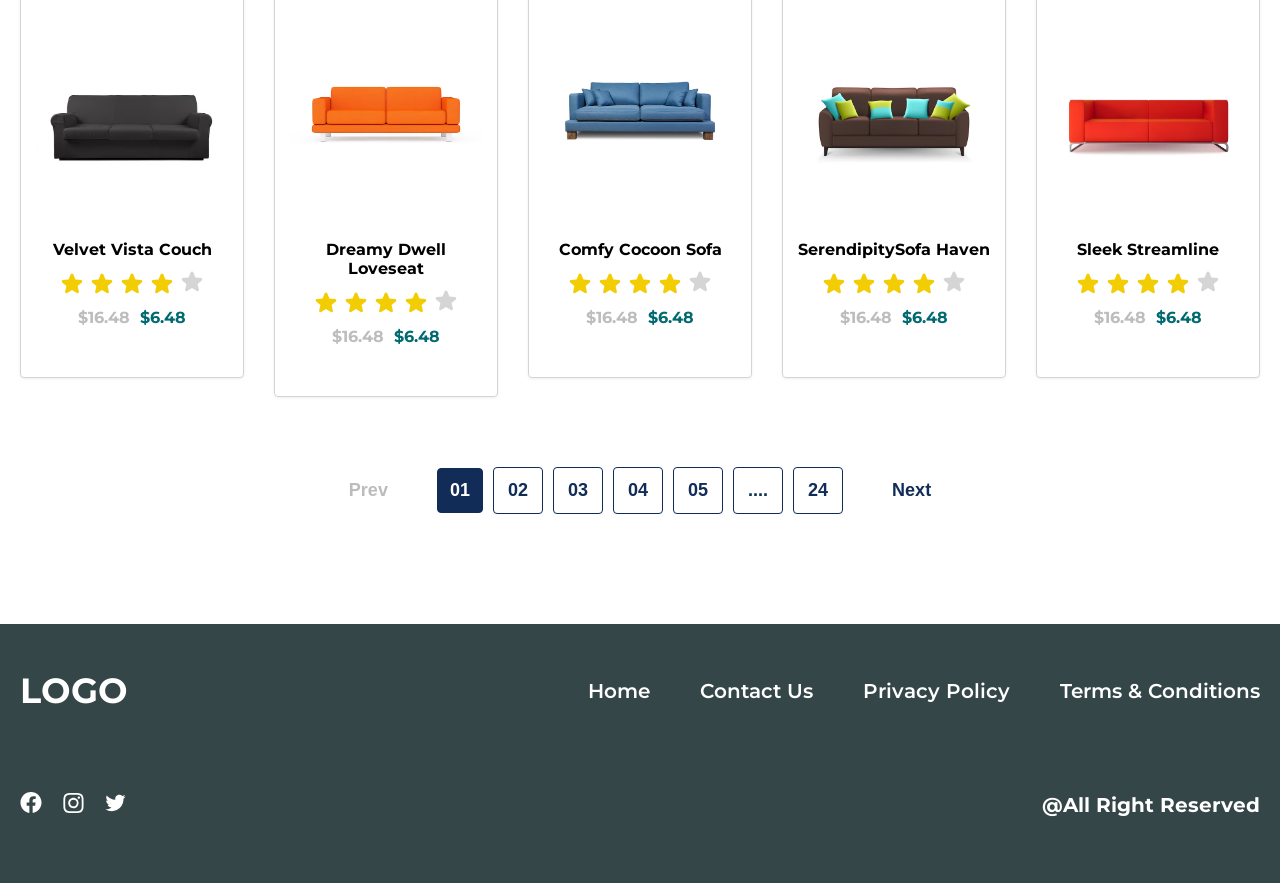
<file: pages/listing.html>
<!DOCTYPE html>
<html lang="en">

<head>
  <meta charset="UTF-8">
  <meta name="viewport" content="width=device-width, initial-scale=1.0">
  <link rel="stylesheet" href="/css/listing.css" type="text/css">
  <link rel="preconnect" href="https://fonts.googleapis.com">
  <link rel="preconnect" href="https://fonts.gstatic.com" crossorigin>
  <link
    href="https://fonts.googleapis.com/css2?family=Montserrat:ital,wght@0,100..900;1,100..900&family=Poppins:ital,wght@0,100;0,200;0,300;0,400;0,500;0,600;0,700;0,800;0,900;1,100;1,200;1,300;1,400;1,500;1,600;1,700;1,800;1,900&display=swap"
    rel="stylesheet">
  <title>Listing Page</title>
</head>

<body>
  <main>
    <!-- header-section -->
    <header>
      <div class=" container header">
        <div class="header-logo">
          <img src="/assets/icons/ecom.svg" alt="">
          <div class="menu">
            <svg xmlns="http://www.w3.org/2000/svg" fill="none" viewBox="0 0 24 24" stroke-width="1.5"
              stroke="currentColor" class="size-6">
              <path stroke-linecap="round" stroke-linejoin="round" d="M3.75 6.75h16.5M3.75 12h16.5m-16.5 5.25h16.5" />
            </svg>
          </div>
          <div class="search-box">
            <input type="text" name="text" placeholder="Sofas">
            <div class="box">
              <img src="/assets/icons/Group 9.svg" alt="">
              <div class="search">|</div>
            </div>
          </div>
          <div class="header-link">
            <a href="/pages/index.html">Home</a>
            <a href="/pages/listing.html">Products</a>
            <a href="">About Us</a>
            <a href="">Contact Us</a>
          </div>
        </div>
        <div class="selection">
          <div class="ellipse">
            <img src="/assets/icons/Ellipse.svg" alt="" />
          </div>
          <img src="/assets/icons/Frame.svg" alt="">
          <div class="header-login">
            <img src="/assets/icons/icon.svg" alt="">
            <a href="/pages/login.html">Login</a>
            <div class="slash">/</div>
            <a href="/pages/register.html">Register</a>
          </div>
        </div>
      </div>
    </header>

    <!-- filter -->
    <div class="filter container">
      <div>Home</div>
      <img src="/assets/icons/arrow-right .svg" alt="">
      <div>Furniture</div>
      <img src="/assets/icons/arrow-right .svg" alt="">
      <div>Sofas</div>
    </div>

    <div class="options container">
      <div>Showing All 50 Results</div>
      <div class="filter-option">
        <select name="" id="">
          <option value="">Price</option>
        </select>
        <select name="" id="">
          <option value="">Sort By</option>
        </select>
        <div class="shop">
          <button>Filter</button>
        </div>
      </div>
    </div>

    <!-- similar-products -->
    <div class="products-similar container">
      <!-- cards 1st row -->
      <a href="/pages/details.html">
        <div class="featured-product">
          <img src="/assets/images/sofa 1.png" alt="">
          <div class="text">CozyHaven Sofa</div>
          <div class="star">
            <svg xmlns="http://www.w3.org/2000/svg" viewBox="0 0 24 24" fill="currentColor" class="size-6">
              <path fill-rule="evenodd"
                d="M10.788 3.21c.448-1.077 1.976-1.077 2.424 0l2.082 5.006 5.404.434c1.164.093 1.636 1.545.749 2.305l-4.117 3.527 1.257 5.273c.271 1.136-.964 2.033-1.96 1.425L12 18.354 7.373 21.18c-.996.608-2.231-.29-1.96-1.425l1.257-5.273-4.117-3.527c-.887-.76-.415-2.212.749-2.305l5.404-.434 2.082-5.005Z"
                clip-rule="evenodd" />
            </svg>
            <!-- star 2 -->
            <svg xmlns="http://www.w3.org/2000/svg" viewBox="0 0 24 24" fill="currentColor" class="size-6">
              <path fill-rule="evenodd"
                d="M10.788 3.21c.448-1.077 1.976-1.077 2.424 0l2.082 5.006 5.404.434c1.164.093 1.636 1.545.749 2.305l-4.117 3.527 1.257 5.273c.271 1.136-.964 2.033-1.96 1.425L12 18.354 7.373 21.18c-.996.608-2.231-.29-1.96-1.425l1.257-5.273-4.117-3.527c-.887-.76-.415-2.212.749-2.305l5.404-.434 2.082-5.005Z"
                clip-rule="evenodd" />
            </svg>
            <!-- star 3 -->
            <svg xmlns="http://www.w3.org/2000/svg" viewBox="0 0 24 24" fill="currentColor" class="size-6">
              <path fill-rule="evenodd"
                d="M10.788 3.21c.448-1.077 1.976-1.077 2.424 0l2.082 5.006 5.404.434c1.164.093 1.636 1.545.749 2.305l-4.117 3.527 1.257 5.273c.271 1.136-.964 2.033-1.96 1.425L12 18.354 7.373 21.18c-.996.608-2.231-.29-1.96-1.425l1.257-5.273-4.117-3.527c-.887-.76-.415-2.212.749-2.305l5.404-.434 2.082-5.005Z"
                clip-rule="evenodd" />
            </svg>
            <!-- star 4 -->
            <svg xmlns="http://www.w3.org/2000/svg" viewBox="0 0 24 24" fill="currentColor" class="size-6">
              <path fill-rule="evenodd"
                d="M10.788 3.21c.448-1.077 1.976-1.077 2.424 0l2.082 5.006 5.404.434c1.164.093 1.636 1.545.749 2.305l-4.117 3.527 1.257 5.273c.271 1.136-.964 2.033-1.96 1.425L12 18.354 7.373 21.18c-.996.608-2.231-.29-1.96-1.425l1.257-5.273-4.117-3.527c-.887-.76-.415-2.212.749-2.305l5.404-.434 2.082-5.005Z"
                clip-rule="evenodd" />
            </svg>
            <!-- star 5 -->
            <span><svg xmlns="http://www.w3.org/2000/svg" viewBox="0 0 24 24" fill="currentColor" class="size-6">
                <path fill-rule="evenodd"
                  d="M10.788 3.21c.448-1.077 1.976-1.077 2.424 0l2.082 5.006 5.404.434c1.164.093 1.636 1.545.749 2.305l-4.117 3.527 1.257 5.273c.271 1.136-.964 2.033-1.96 1.425L12 18.354 7.373 21.18c-.996.608-2.231-.29-1.96-1.425l1.257-5.273-4.117-3.527c-.887-.76-.415-2.212.749-2.305l5.404-.434 2.082-5.005Z"
                  clip-rule="evenodd" />
              </svg></span>
          </div>
          <div class="dollar">
            <div>$16.48</div>
            <div>$6.48</div>
          </div>
        </div>
      </a>

      <a href="/pages/details.html">
        <div class="featured-product">
          <img src="/assets/images/sofa 2.png" alt="">
          <div class="text">LuxeLounge Couch</div>
          <div class="star">
            <svg xmlns="http://www.w3.org/2000/svg" viewBox="0 0 24 24" fill="currentColor" class="size-6">
              <path fill-rule="evenodd"
                d="M10.788 3.21c.448-1.077 1.976-1.077 2.424 0l2.082 5.006 5.404.434c1.164.093 1.636 1.545.749 2.305l-4.117 3.527 1.257 5.273c.271 1.136-.964 2.033-1.96 1.425L12 18.354 7.373 21.18c-.996.608-2.231-.29-1.96-1.425l1.257-5.273-4.117-3.527c-.887-.76-.415-2.212.749-2.305l5.404-.434 2.082-5.005Z"
                clip-rule="evenodd" />
            </svg>
            <!-- star 2 -->
            <svg xmlns="http://www.w3.org/2000/svg" viewBox="0 0 24 24" fill="currentColor" class="size-6">
              <path fill-rule="evenodd"
                d="M10.788 3.21c.448-1.077 1.976-1.077 2.424 0l2.082 5.006 5.404.434c1.164.093 1.636 1.545.749 2.305l-4.117 3.527 1.257 5.273c.271 1.136-.964 2.033-1.96 1.425L12 18.354 7.373 21.18c-.996.608-2.231-.29-1.96-1.425l1.257-5.273-4.117-3.527c-.887-.76-.415-2.212.749-2.305l5.404-.434 2.082-5.005Z"
                clip-rule="evenodd" />
            </svg>
            <!-- star 3 -->
            <svg xmlns="http://www.w3.org/2000/svg" viewBox="0 0 24 24" fill="currentColor" class="size-6">
              <path fill-rule="evenodd"
                d="M10.788 3.21c.448-1.077 1.976-1.077 2.424 0l2.082 5.006 5.404.434c1.164.093 1.636 1.545.749 2.305l-4.117 3.527 1.257 5.273c.271 1.136-.964 2.033-1.96 1.425L12 18.354 7.373 21.18c-.996.608-2.231-.29-1.96-1.425l1.257-5.273-4.117-3.527c-.887-.76-.415-2.212.749-2.305l5.404-.434 2.082-5.005Z"
                clip-rule="evenodd" />
            </svg>
            <!-- star 4 -->
            <svg xmlns="http://www.w3.org/2000/svg" viewBox="0 0 24 24" fill="currentColor" class="size-6">
              <path fill-rule="evenodd"
                d="M10.788 3.21c.448-1.077 1.976-1.077 2.424 0l2.082 5.006 5.404.434c1.164.093 1.636 1.545.749 2.305l-4.117 3.527 1.257 5.273c.271 1.136-.964 2.033-1.96 1.425L12 18.354 7.373 21.18c-.996.608-2.231-.29-1.96-1.425l1.257-5.273-4.117-3.527c-.887-.76-.415-2.212.749-2.305l5.404-.434 2.082-5.005Z"
                clip-rule="evenodd" />
            </svg>
            <!-- star 5 -->
            <span><svg xmlns="http://www.w3.org/2000/svg" viewBox="0 0 24 24" fill="currentColor" class="size-6">
                <path fill-rule="evenodd"
                  d="M10.788 3.21c.448-1.077 1.976-1.077 2.424 0l2.082 5.006 5.404.434c1.164.093 1.636 1.545.749 2.305l-4.117 3.527 1.257 5.273c.271 1.136-.964 2.033-1.96 1.425L12 18.354 7.373 21.18c-.996.608-2.231-.29-1.96-1.425l1.257-5.273-4.117-3.527c-.887-.76-.415-2.212.749-2.305l5.404-.434 2.082-5.005Z"
                  clip-rule="evenodd" />
              </svg></span>
          </div>
          <div class="dollar">
            <div>$16.48</div>
            <div>$6.48</div>
          </div>
        </div>
      </a>

      <a href="/pages/details.html">
        <div class="featured-product">
          <img src="/assets/images/sofa 3.png" alt="">
          <div class="text">Comfort Craft Sofa</div>
          <div class="star">
            <svg xmlns="http://www.w3.org/2000/svg" viewBox="0 0 24 24" fill="currentColor" class="size-6">
              <path fill-rule="evenodd"
                d="M10.788 3.21c.448-1.077 1.976-1.077 2.424 0l2.082 5.006 5.404.434c1.164.093 1.636 1.545.749 2.305l-4.117 3.527 1.257 5.273c.271 1.136-.964 2.033-1.96 1.425L12 18.354 7.373 21.18c-.996.608-2.231-.29-1.96-1.425l1.257-5.273-4.117-3.527c-.887-.76-.415-2.212.749-2.305l5.404-.434 2.082-5.005Z"
                clip-rule="evenodd" />
            </svg>
            <!-- star 2 -->
            <svg xmlns="http://www.w3.org/2000/svg" viewBox="0 0 24 24" fill="currentColor" class="size-6">
              <path fill-rule="evenodd"
                d="M10.788 3.21c.448-1.077 1.976-1.077 2.424 0l2.082 5.006 5.404.434c1.164.093 1.636 1.545.749 2.305l-4.117 3.527 1.257 5.273c.271 1.136-.964 2.033-1.96 1.425L12 18.354 7.373 21.18c-.996.608-2.231-.29-1.96-1.425l1.257-5.273-4.117-3.527c-.887-.76-.415-2.212.749-2.305l5.404-.434 2.082-5.005Z"
                clip-rule="evenodd" />
            </svg>
            <!-- star 3 -->
            <svg xmlns="http://www.w3.org/2000/svg" viewBox="0 0 24 24" fill="currentColor" class="size-6">
              <path fill-rule="evenodd"
                d="M10.788 3.21c.448-1.077 1.976-1.077 2.424 0l2.082 5.006 5.404.434c1.164.093 1.636 1.545.749 2.305l-4.117 3.527 1.257 5.273c.271 1.136-.964 2.033-1.96 1.425L12 18.354 7.373 21.18c-.996.608-2.231-.29-1.96-1.425l1.257-5.273-4.117-3.527c-.887-.76-.415-2.212.749-2.305l5.404-.434 2.082-5.005Z"
                clip-rule="evenodd" />
            </svg>
            <!-- star 4 -->
            <svg xmlns="http://www.w3.org/2000/svg" viewBox="0 0 24 24" fill="currentColor" class="size-6">
              <path fill-rule="evenodd"
                d="M10.788 3.21c.448-1.077 1.976-1.077 2.424 0l2.082 5.006 5.404.434c1.164.093 1.636 1.545.749 2.305l-4.117 3.527 1.257 5.273c.271 1.136-.964 2.033-1.96 1.425L12 18.354 7.373 21.18c-.996.608-2.231-.29-1.96-1.425l1.257-5.273-4.117-3.527c-.887-.76-.415-2.212.749-2.305l5.404-.434 2.082-5.005Z"
                clip-rule="evenodd" />
            </svg>
            <!-- star 5 -->
            <span><svg xmlns="http://www.w3.org/2000/svg" viewBox="0 0 24 24" fill="currentColor" class="size-6">
                <path fill-rule="evenodd"
                  d="M10.788 3.21c.448-1.077 1.976-1.077 2.424 0l2.082 5.006 5.404.434c1.164.093 1.636 1.545.749 2.305l-4.117 3.527 1.257 5.273c.271 1.136-.964 2.033-1.96 1.425L12 18.354 7.373 21.18c-.996.608-2.231-.29-1.96-1.425l1.257-5.273-4.117-3.527c-.887-.76-.415-2.212.749-2.305l5.404-.434 2.082-5.005Z"
                  clip-rule="evenodd" />
              </svg></span>
          </div>
          <div class="dollar">
            <div>$16.48</div>
            <div>$6.48</div>
          </div>
        </div>
      </a>

      <a href="/pages/details.html">
        <div class="featured-product">
          <img src="/assets/images/sofa 4.png" alt="">
          <div class="text">ElegantEase Sofa</div>
          <div class="star">
            <svg xmlns="http://www.w3.org/2000/svg" viewBox="0 0 24 24" fill="currentColor" class="size-6">
              <path fill-rule="evenodd"
                d="M10.788 3.21c.448-1.077 1.976-1.077 2.424 0l2.082 5.006 5.404.434c1.164.093 1.636 1.545.749 2.305l-4.117 3.527 1.257 5.273c.271 1.136-.964 2.033-1.96 1.425L12 18.354 7.373 21.18c-.996.608-2.231-.29-1.96-1.425l1.257-5.273-4.117-3.527c-.887-.76-.415-2.212.749-2.305l5.404-.434 2.082-5.005Z"
                clip-rule="evenodd" />
            </svg>
            <!-- star 2 -->
            <svg xmlns="http://www.w3.org/2000/svg" viewBox="0 0 24 24" fill="currentColor" class="size-6">
              <path fill-rule="evenodd"
                d="M10.788 3.21c.448-1.077 1.976-1.077 2.424 0l2.082 5.006 5.404.434c1.164.093 1.636 1.545.749 2.305l-4.117 3.527 1.257 5.273c.271 1.136-.964 2.033-1.96 1.425L12 18.354 7.373 21.18c-.996.608-2.231-.29-1.96-1.425l1.257-5.273-4.117-3.527c-.887-.76-.415-2.212.749-2.305l5.404-.434 2.082-5.005Z"
                clip-rule="evenodd" />
            </svg>
            <!-- star 3 -->
            <svg xmlns="http://www.w3.org/2000/svg" viewBox="0 0 24 24" fill="currentColor" class="size-6">
              <path fill-rule="evenodd"
                d="M10.788 3.21c.448-1.077 1.976-1.077 2.424 0l2.082 5.006 5.404.434c1.164.093 1.636 1.545.749 2.305l-4.117 3.527 1.257 5.273c.271 1.136-.964 2.033-1.96 1.425L12 18.354 7.373 21.18c-.996.608-2.231-.29-1.96-1.425l1.257-5.273-4.117-3.527c-.887-.76-.415-2.212.749-2.305l5.404-.434 2.082-5.005Z"
                clip-rule="evenodd" />
            </svg>
            <!-- star 4 -->
            <svg xmlns="http://www.w3.org/2000/svg" viewBox="0 0 24 24" fill="currentColor" class="size-6">
              <path fill-rule="evenodd"
                d="M10.788 3.21c.448-1.077 1.976-1.077 2.424 0l2.082 5.006 5.404.434c1.164.093 1.636 1.545.749 2.305l-4.117 3.527 1.257 5.273c.271 1.136-.964 2.033-1.96 1.425L12 18.354 7.373 21.18c-.996.608-2.231-.29-1.96-1.425l1.257-5.273-4.117-3.527c-.887-.76-.415-2.212.749-2.305l5.404-.434 2.082-5.005Z"
                clip-rule="evenodd" />
            </svg>
            <!-- star 5 -->
            <span><svg xmlns="http://www.w3.org/2000/svg" viewBox="0 0 24 24" fill="currentColor" class="size-6">
                <path fill-rule="evenodd"
                  d="M10.788 3.21c.448-1.077 1.976-1.077 2.424 0l2.082 5.006 5.404.434c1.164.093 1.636 1.545.749 2.305l-4.117 3.527 1.257 5.273c.271 1.136-.964 2.033-1.96 1.425L12 18.354 7.373 21.18c-.996.608-2.231-.29-1.96-1.425l1.257-5.273-4.117-3.527c-.887-.76-.415-2.212.749-2.305l5.404-.434 2.082-5.005Z"
                  clip-rule="evenodd" />
              </svg></span>
          </div>
          <div class="dollar">
            <div>$16.48</div>
            <div>$6.48</div>
          </div>
        </div>
      </a>

      <a href="/pages/details.html">
        <div class="featured-product">
          <img src="/assets/images/sofa 5.png" alt="">
          <div class="text">UrbanChic Lounger</div>
          <div class="star">
            <svg xmlns="http://www.w3.org/2000/svg" viewBox="0 0 24 24" fill="currentColor" class="size-6">
              <path fill-rule="evenodd"
                d="M10.788 3.21c.448-1.077 1.976-1.077 2.424 0l2.082 5.006 5.404.434c1.164.093 1.636 1.545.749 2.305l-4.117 3.527 1.257 5.273c.271 1.136-.964 2.033-1.96 1.425L12 18.354 7.373 21.18c-.996.608-2.231-.29-1.96-1.425l1.257-5.273-4.117-3.527c-.887-.76-.415-2.212.749-2.305l5.404-.434 2.082-5.005Z"
                clip-rule="evenodd" />
            </svg>
            <!-- star 2 -->
            <svg xmlns="http://www.w3.org/2000/svg" viewBox="0 0 24 24" fill="currentColor" class="size-6">
              <path fill-rule="evenodd"
                d="M10.788 3.21c.448-1.077 1.976-1.077 2.424 0l2.082 5.006 5.404.434c1.164.093 1.636 1.545.749 2.305l-4.117 3.527 1.257 5.273c.271 1.136-.964 2.033-1.96 1.425L12 18.354 7.373 21.18c-.996.608-2.231-.29-1.96-1.425l1.257-5.273-4.117-3.527c-.887-.76-.415-2.212.749-2.305l5.404-.434 2.082-5.005Z"
                clip-rule="evenodd" />
            </svg>
            <!-- star 3 -->
            <svg xmlns="http://www.w3.org/2000/svg" viewBox="0 0 24 24" fill="currentColor" class="size-6">
              <path fill-rule="evenodd"
                d="M10.788 3.21c.448-1.077 1.976-1.077 2.424 0l2.082 5.006 5.404.434c1.164.093 1.636 1.545.749 2.305l-4.117 3.527 1.257 5.273c.271 1.136-.964 2.033-1.96 1.425L12 18.354 7.373 21.18c-.996.608-2.231-.29-1.96-1.425l1.257-5.273-4.117-3.527c-.887-.76-.415-2.212.749-2.305l5.404-.434 2.082-5.005Z"
                clip-rule="evenodd" />
            </svg>
            <!-- star 4 -->
            <svg xmlns="http://www.w3.org/2000/svg" viewBox="0 0 24 24" fill="currentColor" class="size-6">
              <path fill-rule="evenodd"
                d="M10.788 3.21c.448-1.077 1.976-1.077 2.424 0l2.082 5.006 5.404.434c1.164.093 1.636 1.545.749 2.305l-4.117 3.527 1.257 5.273c.271 1.136-.964 2.033-1.96 1.425L12 18.354 7.373 21.18c-.996.608-2.231-.29-1.96-1.425l1.257-5.273-4.117-3.527c-.887-.76-.415-2.212.749-2.305l5.404-.434 2.082-5.005Z"
                clip-rule="evenodd" />
            </svg>
            <!-- star 5 -->
            <span><svg xmlns="http://www.w3.org/2000/svg" viewBox="0 0 24 24" fill="currentColor" class="size-6">
                <path fill-rule="evenodd"
                  d="M10.788 3.21c.448-1.077 1.976-1.077 2.424 0l2.082 5.006 5.404.434c1.164.093 1.636 1.545.749 2.305l-4.117 3.527 1.257 5.273c.271 1.136-.964 2.033-1.96 1.425L12 18.354 7.373 21.18c-.996.608-2.231-.29-1.96-1.425l1.257-5.273-4.117-3.527c-.887-.76-.415-2.212.749-2.305l5.404-.434 2.082-5.005Z"
                  clip-rule="evenodd" />
              </svg></span>
          </div>
          <div class="dollar">
            <div>$16.48</div>
            <div>$6.48</div>
          </div>
        </div>
      </a>

      <!-- cards 2nd row -->
      <a href="/pages/details.html">
        <div class="featured-product">
          <img src="/assets/images/sofa 6.png" alt="">
          <div class="text">SereneSofa Retreat</div>
          <div class="star">
            <svg xmlns="http://www.w3.org/2000/svg" viewBox="0 0 24 24" fill="currentColor" class="size-6">
              <path fill-rule="evenodd"
                d="M10.788 3.21c.448-1.077 1.976-1.077 2.424 0l2.082 5.006 5.404.434c1.164.093 1.636 1.545.749 2.305l-4.117 3.527 1.257 5.273c.271 1.136-.964 2.033-1.96 1.425L12 18.354 7.373 21.18c-.996.608-2.231-.29-1.96-1.425l1.257-5.273-4.117-3.527c-.887-.76-.415-2.212.749-2.305l5.404-.434 2.082-5.005Z"
                clip-rule="evenodd" />
            </svg>
            <!-- star 2 -->
            <svg xmlns="http://www.w3.org/2000/svg" viewBox="0 0 24 24" fill="currentColor" class="size-6">
              <path fill-rule="evenodd"
                d="M10.788 3.21c.448-1.077 1.976-1.077 2.424 0l2.082 5.006 5.404.434c1.164.093 1.636 1.545.749 2.305l-4.117 3.527 1.257 5.273c.271 1.136-.964 2.033-1.96 1.425L12 18.354 7.373 21.18c-.996.608-2.231-.29-1.96-1.425l1.257-5.273-4.117-3.527c-.887-.76-.415-2.212.749-2.305l5.404-.434 2.082-5.005Z"
                clip-rule="evenodd" />
            </svg>
            <!-- star 3 -->
            <svg xmlns="http://www.w3.org/2000/svg" viewBox="0 0 24 24" fill="currentColor" class="size-6">
              <path fill-rule="evenodd"
                d="M10.788 3.21c.448-1.077 1.976-1.077 2.424 0l2.082 5.006 5.404.434c1.164.093 1.636 1.545.749 2.305l-4.117 3.527 1.257 5.273c.271 1.136-.964 2.033-1.96 1.425L12 18.354 7.373 21.18c-.996.608-2.231-.29-1.96-1.425l1.257-5.273-4.117-3.527c-.887-.76-.415-2.212.749-2.305l5.404-.434 2.082-5.005Z"
                clip-rule="evenodd" />
            </svg>
            <!-- star 4 -->
            <svg xmlns="http://www.w3.org/2000/svg" viewBox="0 0 24 24" fill="currentColor" class="size-6">
              <path fill-rule="evenodd"
                d="M10.788 3.21c.448-1.077 1.976-1.077 2.424 0l2.082 5.006 5.404.434c1.164.093 1.636 1.545.749 2.305l-4.117 3.527 1.257 5.273c.271 1.136-.964 2.033-1.96 1.425L12 18.354 7.373 21.18c-.996.608-2.231-.29-1.96-1.425l1.257-5.273-4.117-3.527c-.887-.76-.415-2.212.749-2.305l5.404-.434 2.082-5.005Z"
                clip-rule="evenodd" />
            </svg>
            <!-- star 5 -->
            <span><svg xmlns="http://www.w3.org/2000/svg" viewBox="0 0 24 24" fill="currentColor" class="size-6">
                <path fill-rule="evenodd"
                  d="M10.788 3.21c.448-1.077 1.976-1.077 2.424 0l2.082 5.006 5.404.434c1.164.093 1.636 1.545.749 2.305l-4.117 3.527 1.257 5.273c.271 1.136-.964 2.033-1.96 1.425L12 18.354 7.373 21.18c-.996.608-2.231-.29-1.96-1.425l1.257-5.273-4.117-3.527c-.887-.76-.415-2.212.749-2.305l5.404-.434 2.082-5.005Z"
                  clip-rule="evenodd" />
              </svg></span>
          </div>
          <div class="dollar">
            <div>$16.48</div>
            <div>$6.48</div>
          </div>
        </div>
      </a>

      <a href="/pages/details.html">
        <div class="featured-product">
          <img src="/assets/images/sofa 7.png" alt="">
          <div class="text">ClassicComfort Sofa</div>
          <div class="star">
            <svg xmlns="http://www.w3.org/2000/svg" viewBox="0 0 24 24" fill="currentColor" class="size-6">
              <path fill-rule="evenodd"
                d="M10.788 3.21c.448-1.077 1.976-1.077 2.424 0l2.082 5.006 5.404.434c1.164.093 1.636 1.545.749 2.305l-4.117 3.527 1.257 5.273c.271 1.136-.964 2.033-1.96 1.425L12 18.354 7.373 21.18c-.996.608-2.231-.29-1.96-1.425l1.257-5.273-4.117-3.527c-.887-.76-.415-2.212.749-2.305l5.404-.434 2.082-5.005Z"
                clip-rule="evenodd" />
            </svg>
            <!-- star 2 -->
            <svg xmlns="http://www.w3.org/2000/svg" viewBox="0 0 24 24" fill="currentColor" class="size-6">
              <path fill-rule="evenodd"
                d="M10.788 3.21c.448-1.077 1.976-1.077 2.424 0l2.082 5.006 5.404.434c1.164.093 1.636 1.545.749 2.305l-4.117 3.527 1.257 5.273c.271 1.136-.964 2.033-1.96 1.425L12 18.354 7.373 21.18c-.996.608-2.231-.29-1.96-1.425l1.257-5.273-4.117-3.527c-.887-.76-.415-2.212.749-2.305l5.404-.434 2.082-5.005Z"
                clip-rule="evenodd" />
            </svg>
            <!-- star 3 -->
            <svg xmlns="http://www.w3.org/2000/svg" viewBox="0 0 24 24" fill="currentColor" class="size-6">
              <path fill-rule="evenodd"
                d="M10.788 3.21c.448-1.077 1.976-1.077 2.424 0l2.082 5.006 5.404.434c1.164.093 1.636 1.545.749 2.305l-4.117 3.527 1.257 5.273c.271 1.136-.964 2.033-1.96 1.425L12 18.354 7.373 21.18c-.996.608-2.231-.29-1.96-1.425l1.257-5.273-4.117-3.527c-.887-.76-.415-2.212.749-2.305l5.404-.434 2.082-5.005Z"
                clip-rule="evenodd" />
            </svg>
            <!-- star 4 -->
            <svg xmlns="http://www.w3.org/2000/svg" viewBox="0 0 24 24" fill="currentColor" class="size-6">
              <path fill-rule="evenodd"
                d="M10.788 3.21c.448-1.077 1.976-1.077 2.424 0l2.082 5.006 5.404.434c1.164.093 1.636 1.545.749 2.305l-4.117 3.527 1.257 5.273c.271 1.136-.964 2.033-1.96 1.425L12 18.354 7.373 21.18c-.996.608-2.231-.29-1.96-1.425l1.257-5.273-4.117-3.527c-.887-.76-.415-2.212.749-2.305l5.404-.434 2.082-5.005Z"
                clip-rule="evenodd" />
            </svg>
            <!-- star 5 -->
            <span><svg xmlns="http://www.w3.org/2000/svg" viewBox="0 0 24 24" fill="currentColor" class="size-6">
                <path fill-rule="evenodd"
                  d="M10.788 3.21c.448-1.077 1.976-1.077 2.424 0l2.082 5.006 5.404.434c1.164.093 1.636 1.545.749 2.305l-4.117 3.527 1.257 5.273c.271 1.136-.964 2.033-1.96 1.425L12 18.354 7.373 21.18c-.996.608-2.231-.29-1.96-1.425l1.257-5.273-4.117-3.527c-.887-.76-.415-2.212.749-2.305l5.404-.434 2.082-5.005Z"
                  clip-rule="evenodd" />
              </svg></span>
          </div>
          <div class="dollar">
            <div>$16.48</div>
            <div>$6.48</div>
          </div>
        </div>
      </a>

      <a href="/pages/details.html">
        <div class="featured-product">
          <img src="/assets/images/sofa 8.png" alt="">
          <div class="text">ModernMarvel Sofa</div>
          <div class="star">
            <svg xmlns="http://www.w3.org/2000/svg" viewBox="0 0 24 24" fill="currentColor" class="size-6">
              <path fill-rule="evenodd"
                d="M10.788 3.21c.448-1.077 1.976-1.077 2.424 0l2.082 5.006 5.404.434c1.164.093 1.636 1.545.749 2.305l-4.117 3.527 1.257 5.273c.271 1.136-.964 2.033-1.96 1.425L12 18.354 7.373 21.18c-.996.608-2.231-.29-1.96-1.425l1.257-5.273-4.117-3.527c-.887-.76-.415-2.212.749-2.305l5.404-.434 2.082-5.005Z"
                clip-rule="evenodd" />
            </svg>
            <!-- star 2 -->
            <svg xmlns="http://www.w3.org/2000/svg" viewBox="0 0 24 24" fill="currentColor" class="size-6">
              <path fill-rule="evenodd"
                d="M10.788 3.21c.448-1.077 1.976-1.077 2.424 0l2.082 5.006 5.404.434c1.164.093 1.636 1.545.749 2.305l-4.117 3.527 1.257 5.273c.271 1.136-.964 2.033-1.96 1.425L12 18.354 7.373 21.18c-.996.608-2.231-.29-1.96-1.425l1.257-5.273-4.117-3.527c-.887-.76-.415-2.212.749-2.305l5.404-.434 2.082-5.005Z"
                clip-rule="evenodd" />
            </svg>
            <!-- star 3 -->
            <svg xmlns="http://www.w3.org/2000/svg" viewBox="0 0 24 24" fill="currentColor" class="size-6">
              <path fill-rule="evenodd"
                d="M10.788 3.21c.448-1.077 1.976-1.077 2.424 0l2.082 5.006 5.404.434c1.164.093 1.636 1.545.749 2.305l-4.117 3.527 1.257 5.273c.271 1.136-.964 2.033-1.96 1.425L12 18.354 7.373 21.18c-.996.608-2.231-.29-1.96-1.425l1.257-5.273-4.117-3.527c-.887-.76-.415-2.212.749-2.305l5.404-.434 2.082-5.005Z"
                clip-rule="evenodd" />
            </svg>
            <!-- star 4 -->
            <svg xmlns="http://www.w3.org/2000/svg" viewBox="0 0 24 24" fill="currentColor" class="size-6">
              <path fill-rule="evenodd"
                d="M10.788 3.21c.448-1.077 1.976-1.077 2.424 0l2.082 5.006 5.404.434c1.164.093 1.636 1.545.749 2.305l-4.117 3.527 1.257 5.273c.271 1.136-.964 2.033-1.96 1.425L12 18.354 7.373 21.18c-.996.608-2.231-.29-1.96-1.425l1.257-5.273-4.117-3.527c-.887-.76-.415-2.212.749-2.305l5.404-.434 2.082-5.005Z"
                clip-rule="evenodd" />
            </svg>
            <!-- star 5 -->
            <span><svg xmlns="http://www.w3.org/2000/svg" viewBox="0 0 24 24" fill="currentColor" class="size-6">
                <path fill-rule="evenodd"
                  d="M10.788 3.21c.448-1.077 1.976-1.077 2.424 0l2.082 5.006 5.404.434c1.164.093 1.636 1.545.749 2.305l-4.117 3.527 1.257 5.273c.271 1.136-.964 2.033-1.96 1.425L12 18.354 7.373 21.18c-.996.608-2.231-.29-1.96-1.425l1.257-5.273-4.117-3.527c-.887-.76-.415-2.212.749-2.305l5.404-.434 2.082-5.005Z"
                  clip-rule="evenodd" />
              </svg></span>
          </div>
          <div class="dollar">
            <div>$16.48</div>
            <div>$6.48</div>
          </div>
        </div>
      </a>

      <a href="/pages/details.html">
        <div class="featured-product">
          <img src="/assets/images/sofa 9.png" alt="">
          <div class="text">ZenithZen Sofa</div>
          <div class="star">
            <svg xmlns="http://www.w3.org/2000/svg" viewBox="0 0 24 24" fill="currentColor" class="size-6">
              <path fill-rule="evenodd"
                d="M10.788 3.21c.448-1.077 1.976-1.077 2.424 0l2.082 5.006 5.404.434c1.164.093 1.636 1.545.749 2.305l-4.117 3.527 1.257 5.273c.271 1.136-.964 2.033-1.96 1.425L12 18.354 7.373 21.18c-.996.608-2.231-.29-1.96-1.425l1.257-5.273-4.117-3.527c-.887-.76-.415-2.212.749-2.305l5.404-.434 2.082-5.005Z"
                clip-rule="evenodd" />
            </svg>
            <!-- star 2 -->
            <svg xmlns="http://www.w3.org/2000/svg" viewBox="0 0 24 24" fill="currentColor" class="size-6">
              <path fill-rule="evenodd"
                d="M10.788 3.21c.448-1.077 1.976-1.077 2.424 0l2.082 5.006 5.404.434c1.164.093 1.636 1.545.749 2.305l-4.117 3.527 1.257 5.273c.271 1.136-.964 2.033-1.96 1.425L12 18.354 7.373 21.18c-.996.608-2.231-.29-1.96-1.425l1.257-5.273-4.117-3.527c-.887-.76-.415-2.212.749-2.305l5.404-.434 2.082-5.005Z"
                clip-rule="evenodd" />
            </svg>
            <!-- star 3 -->
            <svg xmlns="http://www.w3.org/2000/svg" viewBox="0 0 24 24" fill="currentColor" class="size-6">
              <path fill-rule="evenodd"
                d="M10.788 3.21c.448-1.077 1.976-1.077 2.424 0l2.082 5.006 5.404.434c1.164.093 1.636 1.545.749 2.305l-4.117 3.527 1.257 5.273c.271 1.136-.964 2.033-1.96 1.425L12 18.354 7.373 21.18c-.996.608-2.231-.29-1.96-1.425l1.257-5.273-4.117-3.527c-.887-.76-.415-2.212.749-2.305l5.404-.434 2.082-5.005Z"
                clip-rule="evenodd" />
            </svg>
            <!-- star 4 -->
            <svg xmlns="http://www.w3.org/2000/svg" viewBox="0 0 24 24" fill="currentColor" class="size-6">
              <path fill-rule="evenodd"
                d="M10.788 3.21c.448-1.077 1.976-1.077 2.424 0l2.082 5.006 5.404.434c1.164.093 1.636 1.545.749 2.305l-4.117 3.527 1.257 5.273c.271 1.136-.964 2.033-1.96 1.425L12 18.354 7.373 21.18c-.996.608-2.231-.29-1.96-1.425l1.257-5.273-4.117-3.527c-.887-.76-.415-2.212.749-2.305l5.404-.434 2.082-5.005Z"
                clip-rule="evenodd" />
            </svg>
            <!-- star 5 -->
            <span><svg xmlns="http://www.w3.org/2000/svg" viewBox="0 0 24 24" fill="currentColor" class="size-6">
                <path fill-rule="evenodd"
                  d="M10.788 3.21c.448-1.077 1.976-1.077 2.424 0l2.082 5.006 5.404.434c1.164.093 1.636 1.545.749 2.305l-4.117 3.527 1.257 5.273c.271 1.136-.964 2.033-1.96 1.425L12 18.354 7.373 21.18c-.996.608-2.231-.29-1.96-1.425l1.257-5.273-4.117-3.527c-.887-.76-.415-2.212.749-2.305l5.404-.434 2.082-5.005Z"
                  clip-rule="evenodd" />
              </svg></span>
          </div>
          <div class="dollar">
            <div>$16.48</div>
            <div>$6.48</div>
          </div>
        </div>
      </a>

      <a href="/pages/details.html">
        <div class="featured-product">
          <img src="/assets/images/sofa 10.png" alt="">
          <div class="text">Tranquil Touch Settee</div>
          <div class="star">
            <svg xmlns="http://www.w3.org/2000/svg" viewBox="0 0 24 24" fill="currentColor" class="size-6">
              <path fill-rule="evenodd"
                d="M10.788 3.21c.448-1.077 1.976-1.077 2.424 0l2.082 5.006 5.404.434c1.164.093 1.636 1.545.749 2.305l-4.117 3.527 1.257 5.273c.271 1.136-.964 2.033-1.96 1.425L12 18.354 7.373 21.18c-.996.608-2.231-.29-1.96-1.425l1.257-5.273-4.117-3.527c-.887-.76-.415-2.212.749-2.305l5.404-.434 2.082-5.005Z"
                clip-rule="evenodd" />
            </svg>
            <!-- star 2 -->
            <svg xmlns="http://www.w3.org/2000/svg" viewBox="0 0 24 24" fill="currentColor" class="size-6">
              <path fill-rule="evenodd"
                d="M10.788 3.21c.448-1.077 1.976-1.077 2.424 0l2.082 5.006 5.404.434c1.164.093 1.636 1.545.749 2.305l-4.117 3.527 1.257 5.273c.271 1.136-.964 2.033-1.96 1.425L12 18.354 7.373 21.18c-.996.608-2.231-.29-1.96-1.425l1.257-5.273-4.117-3.527c-.887-.76-.415-2.212.749-2.305l5.404-.434 2.082-5.005Z"
                clip-rule="evenodd" />
            </svg>
            <!-- star 3 -->
            <svg xmlns="http://www.w3.org/2000/svg" viewBox="0 0 24 24" fill="currentColor" class="size-6">
              <path fill-rule="evenodd"
                d="M10.788 3.21c.448-1.077 1.976-1.077 2.424 0l2.082 5.006 5.404.434c1.164.093 1.636 1.545.749 2.305l-4.117 3.527 1.257 5.273c.271 1.136-.964 2.033-1.96 1.425L12 18.354 7.373 21.18c-.996.608-2.231-.29-1.96-1.425l1.257-5.273-4.117-3.527c-.887-.76-.415-2.212.749-2.305l5.404-.434 2.082-5.005Z"
                clip-rule="evenodd" />
            </svg>
            <!-- star 4 -->
            <svg xmlns="http://www.w3.org/2000/svg" viewBox="0 0 24 24" fill="currentColor" class="size-6">
              <path fill-rule="evenodd"
                d="M10.788 3.21c.448-1.077 1.976-1.077 2.424 0l2.082 5.006 5.404.434c1.164.093 1.636 1.545.749 2.305l-4.117 3.527 1.257 5.273c.271 1.136-.964 2.033-1.96 1.425L12 18.354 7.373 21.18c-.996.608-2.231-.29-1.96-1.425l1.257-5.273-4.117-3.527c-.887-.76-.415-2.212.749-2.305l5.404-.434 2.082-5.005Z"
                clip-rule="evenodd" />
            </svg>
            <!-- star 5 -->
            <span><svg xmlns="http://www.w3.org/2000/svg" viewBox="0 0 24 24" fill="currentColor" class="size-6">
                <path fill-rule="evenodd"
                  d="M10.788 3.21c.448-1.077 1.976-1.077 2.424 0l2.082 5.006 5.404.434c1.164.093 1.636 1.545.749 2.305l-4.117 3.527 1.257 5.273c.271 1.136-.964 2.033-1.96 1.425L12 18.354 7.373 21.18c-.996.608-2.231-.29-1.96-1.425l1.257-5.273-4.117-3.527c-.887-.76-.415-2.212.749-2.305l5.404-.434 2.082-5.005Z"
                  clip-rule="evenodd" />
              </svg></span>
          </div>
          <div class="dollar">
            <div>$16.48</div>
            <div>$6.48</div>
          </div>
        </div>
      </a>

      <!-- cards 3rd row -->
      <a href="/pages/details.html">
        <div class="featured-product">
          <img src="/assets/images/sofa 11.png" alt="">
          <div class="text">Vintage Vouge Sofa</div>
          <div class="star">
            <svg xmlns="http://www.w3.org/2000/svg" viewBox="0 0 24 24" fill="currentColor" class="size-6">
              <path fill-rule="evenodd"
                d="M10.788 3.21c.448-1.077 1.976-1.077 2.424 0l2.082 5.006 5.404.434c1.164.093 1.636 1.545.749 2.305l-4.117 3.527 1.257 5.273c.271 1.136-.964 2.033-1.96 1.425L12 18.354 7.373 21.18c-.996.608-2.231-.29-1.96-1.425l1.257-5.273-4.117-3.527c-.887-.76-.415-2.212.749-2.305l5.404-.434 2.082-5.005Z"
                clip-rule="evenodd" />
            </svg>
            <!-- star 2 -->
            <svg xmlns="http://www.w3.org/2000/svg" viewBox="0 0 24 24" fill="currentColor" class="size-6">
              <path fill-rule="evenodd"
                d="M10.788 3.21c.448-1.077 1.976-1.077 2.424 0l2.082 5.006 5.404.434c1.164.093 1.636 1.545.749 2.305l-4.117 3.527 1.257 5.273c.271 1.136-.964 2.033-1.96 1.425L12 18.354 7.373 21.18c-.996.608-2.231-.29-1.96-1.425l1.257-5.273-4.117-3.527c-.887-.76-.415-2.212.749-2.305l5.404-.434 2.082-5.005Z"
                clip-rule="evenodd" />
            </svg>
            <!-- star 3 -->
            <svg xmlns="http://www.w3.org/2000/svg" viewBox="0 0 24 24" fill="currentColor" class="size-6">
              <path fill-rule="evenodd"
                d="M10.788 3.21c.448-1.077 1.976-1.077 2.424 0l2.082 5.006 5.404.434c1.164.093 1.636 1.545.749 2.305l-4.117 3.527 1.257 5.273c.271 1.136-.964 2.033-1.96 1.425L12 18.354 7.373 21.18c-.996.608-2.231-.29-1.96-1.425l1.257-5.273-4.117-3.527c-.887-.76-.415-2.212.749-2.305l5.404-.434 2.082-5.005Z"
                clip-rule="evenodd" />
            </svg>
            <!-- star 4 -->
            <svg xmlns="http://www.w3.org/2000/svg" viewBox="0 0 24 24" fill="currentColor" class="size-6">
              <path fill-rule="evenodd"
                d="M10.788 3.21c.448-1.077 1.976-1.077 2.424 0l2.082 5.006 5.404.434c1.164.093 1.636 1.545.749 2.305l-4.117 3.527 1.257 5.273c.271 1.136-.964 2.033-1.96 1.425L12 18.354 7.373 21.18c-.996.608-2.231-.29-1.96-1.425l1.257-5.273-4.117-3.527c-.887-.76-.415-2.212.749-2.305l5.404-.434 2.082-5.005Z"
                clip-rule="evenodd" />
            </svg>
            <!-- star 5 -->
            <span><svg xmlns="http://www.w3.org/2000/svg" viewBox="0 0 24 24" fill="currentColor" class="size-6">
                <path fill-rule="evenodd"
                  d="M10.788 3.21c.448-1.077 1.976-1.077 2.424 0l2.082 5.006 5.404.434c1.164.093 1.636 1.545.749 2.305l-4.117 3.527 1.257 5.273c.271 1.136-.964 2.033-1.96 1.425L12 18.354 7.373 21.18c-.996.608-2.231-.29-1.96-1.425l1.257-5.273-4.117-3.527c-.887-.76-.415-2.212.749-2.305l5.404-.434 2.082-5.005Z"
                  clip-rule="evenodd" />
              </svg></span>
          </div>
          <div class="dollar">
            <div>$16.48</div>
            <div>$6.48</div>
          </div>
        </div>
      </a>

      <a href="/pages/details.html">
        <div class="featured-product">
          <img src="/assets/images/sofa 12.png" alt="">
          <div class="text">Serenity Scape Seating</div>
          <div class="star">
            <svg xmlns="http://www.w3.org/2000/svg" viewBox="0 0 24 24" fill="currentColor" class="size-6">
              <path fill-rule="evenodd"
                d="M10.788 3.21c.448-1.077 1.976-1.077 2.424 0l2.082 5.006 5.404.434c1.164.093 1.636 1.545.749 2.305l-4.117 3.527 1.257 5.273c.271 1.136-.964 2.033-1.96 1.425L12 18.354 7.373 21.18c-.996.608-2.231-.29-1.96-1.425l1.257-5.273-4.117-3.527c-.887-.76-.415-2.212.749-2.305l5.404-.434 2.082-5.005Z"
                clip-rule="evenodd" />
            </svg>
            <!-- star 2 -->
            <svg xmlns="http://www.w3.org/2000/svg" viewBox="0 0 24 24" fill="currentColor" class="size-6">
              <path fill-rule="evenodd"
                d="M10.788 3.21c.448-1.077 1.976-1.077 2.424 0l2.082 5.006 5.404.434c1.164.093 1.636 1.545.749 2.305l-4.117 3.527 1.257 5.273c.271 1.136-.964 2.033-1.96 1.425L12 18.354 7.373 21.18c-.996.608-2.231-.29-1.96-1.425l1.257-5.273-4.117-3.527c-.887-.76-.415-2.212.749-2.305l5.404-.434 2.082-5.005Z"
                clip-rule="evenodd" />
            </svg>
            <!-- star 3 -->
            <svg xmlns="http://www.w3.org/2000/svg" viewBox="0 0 24 24" fill="currentColor" class="size-6">
              <path fill-rule="evenodd"
                d="M10.788 3.21c.448-1.077 1.976-1.077 2.424 0l2.082 5.006 5.404.434c1.164.093 1.636 1.545.749 2.305l-4.117 3.527 1.257 5.273c.271 1.136-.964 2.033-1.96 1.425L12 18.354 7.373 21.18c-.996.608-2.231-.29-1.96-1.425l1.257-5.273-4.117-3.527c-.887-.76-.415-2.212.749-2.305l5.404-.434 2.082-5.005Z"
                clip-rule="evenodd" />
            </svg>
            <!-- star 4 -->
            <svg xmlns="http://www.w3.org/2000/svg" viewBox="0 0 24 24" fill="currentColor" class="size-6">
              <path fill-rule="evenodd"
                d="M10.788 3.21c.448-1.077 1.976-1.077 2.424 0l2.082 5.006 5.404.434c1.164.093 1.636 1.545.749 2.305l-4.117 3.527 1.257 5.273c.271 1.136-.964 2.033-1.96 1.425L12 18.354 7.373 21.18c-.996.608-2.231-.29-1.96-1.425l1.257-5.273-4.117-3.527c-.887-.76-.415-2.212.749-2.305l5.404-.434 2.082-5.005Z"
                clip-rule="evenodd" />
            </svg>
            <!-- star 5 -->
            <span><svg xmlns="http://www.w3.org/2000/svg" viewBox="0 0 24 24" fill="currentColor" class="size-6">
                <path fill-rule="evenodd"
                  d="M10.788 3.21c.448-1.077 1.976-1.077 2.424 0l2.082 5.006 5.404.434c1.164.093 1.636 1.545.749 2.305l-4.117 3.527 1.257 5.273c.271 1.136-.964 2.033-1.96 1.425L12 18.354 7.373 21.18c-.996.608-2.231-.29-1.96-1.425l1.257-5.273-4.117-3.527c-.887-.76-.415-2.212.749-2.305l5.404-.434 2.082-5.005Z"
                  clip-rule="evenodd" />
              </svg></span>
          </div>
          <div class="dollar">
            <div>$16.48</div>
            <div>$6.48</div>
          </div>
        </div>
      </a>

      <a href="/pages/details.html">
        <div class="featured-product">
          <img src="/assets/images/sofa 13.png" alt="">
          <div class="text">Sleek Style Sofa</div>
          <div class="star">
            <svg xmlns="http://www.w3.org/2000/svg" viewBox="0 0 24 24" fill="currentColor" class="size-6">
              <path fill-rule="evenodd"
                d="M10.788 3.21c.448-1.077 1.976-1.077 2.424 0l2.082 5.006 5.404.434c1.164.093 1.636 1.545.749 2.305l-4.117 3.527 1.257 5.273c.271 1.136-.964 2.033-1.96 1.425L12 18.354 7.373 21.18c-.996.608-2.231-.29-1.96-1.425l1.257-5.273-4.117-3.527c-.887-.76-.415-2.212.749-2.305l5.404-.434 2.082-5.005Z"
                clip-rule="evenodd" />
            </svg>
            <!-- star 2 -->
            <svg xmlns="http://www.w3.org/2000/svg" viewBox="0 0 24 24" fill="currentColor" class="size-6">
              <path fill-rule="evenodd"
                d="M10.788 3.21c.448-1.077 1.976-1.077 2.424 0l2.082 5.006 5.404.434c1.164.093 1.636 1.545.749 2.305l-4.117 3.527 1.257 5.273c.271 1.136-.964 2.033-1.96 1.425L12 18.354 7.373 21.18c-.996.608-2.231-.29-1.96-1.425l1.257-5.273-4.117-3.527c-.887-.76-.415-2.212.749-2.305l5.404-.434 2.082-5.005Z"
                clip-rule="evenodd" />
            </svg>
            <!-- star 3 -->
            <svg xmlns="http://www.w3.org/2000/svg" viewBox="0 0 24 24" fill="currentColor" class="size-6">
              <path fill-rule="evenodd"
                d="M10.788 3.21c.448-1.077 1.976-1.077 2.424 0l2.082 5.006 5.404.434c1.164.093 1.636 1.545.749 2.305l-4.117 3.527 1.257 5.273c.271 1.136-.964 2.033-1.96 1.425L12 18.354 7.373 21.18c-.996.608-2.231-.29-1.96-1.425l1.257-5.273-4.117-3.527c-.887-.76-.415-2.212.749-2.305l5.404-.434 2.082-5.005Z"
                clip-rule="evenodd" />
            </svg>
            <!-- star 4 -->
            <svg xmlns="http://www.w3.org/2000/svg" viewBox="0 0 24 24" fill="currentColor" class="size-6">
              <path fill-rule="evenodd"
                d="M10.788 3.21c.448-1.077 1.976-1.077 2.424 0l2.082 5.006 5.404.434c1.164.093 1.636 1.545.749 2.305l-4.117 3.527 1.257 5.273c.271 1.136-.964 2.033-1.96 1.425L12 18.354 7.373 21.18c-.996.608-2.231-.29-1.96-1.425l1.257-5.273-4.117-3.527c-.887-.76-.415-2.212.749-2.305l5.404-.434 2.082-5.005Z"
                clip-rule="evenodd" />
            </svg>
            <!-- star 5 -->
            <span><svg xmlns="http://www.w3.org/2000/svg" viewBox="0 0 24 24" fill="currentColor" class="size-6">
                <path fill-rule="evenodd"
                  d="M10.788 3.21c.448-1.077 1.976-1.077 2.424 0l2.082 5.006 5.404.434c1.164.093 1.636 1.545.749 2.305l-4.117 3.527 1.257 5.273c.271 1.136-.964 2.033-1.96 1.425L12 18.354 7.373 21.18c-.996.608-2.231-.29-1.96-1.425l1.257-5.273-4.117-3.527c-.887-.76-.415-2.212.749-2.305l5.404-.434 2.082-5.005Z"
                  clip-rule="evenodd" />
              </svg></span>
          </div>
          <div class="dollar">
            <div>$16.48</div>
            <div>$6.48</div>
          </div>
        </div>
      </a>

      <a href="/pages/details.html">
        <div class="featured-product">
          <img src="/assets/images/sofa 14.png" alt="">
          <div class="text">Sofa Couch</div>
          <div class="star">
            <svg xmlns="http://www.w3.org/2000/svg" viewBox="0 0 24 24" fill="currentColor" class="size-6">
              <path fill-rule="evenodd"
                d="M10.788 3.21c.448-1.077 1.976-1.077 2.424 0l2.082 5.006 5.404.434c1.164.093 1.636 1.545.749 2.305l-4.117 3.527 1.257 5.273c.271 1.136-.964 2.033-1.96 1.425L12 18.354 7.373 21.18c-.996.608-2.231-.29-1.96-1.425l1.257-5.273-4.117-3.527c-.887-.76-.415-2.212.749-2.305l5.404-.434 2.082-5.005Z"
                clip-rule="evenodd" />
            </svg>
            <!-- star 2 -->
            <svg xmlns="http://www.w3.org/2000/svg" viewBox="0 0 24 24" fill="currentColor" class="size-6">
              <path fill-rule="evenodd"
                d="M10.788 3.21c.448-1.077 1.976-1.077 2.424 0l2.082 5.006 5.404.434c1.164.093 1.636 1.545.749 2.305l-4.117 3.527 1.257 5.273c.271 1.136-.964 2.033-1.96 1.425L12 18.354 7.373 21.18c-.996.608-2.231-.29-1.96-1.425l1.257-5.273-4.117-3.527c-.887-.76-.415-2.212.749-2.305l5.404-.434 2.082-5.005Z"
                clip-rule="evenodd" />
            </svg>
            <!-- star 3 -->
            <svg xmlns="http://www.w3.org/2000/svg" viewBox="0 0 24 24" fill="currentColor" class="size-6">
              <path fill-rule="evenodd"
                d="M10.788 3.21c.448-1.077 1.976-1.077 2.424 0l2.082 5.006 5.404.434c1.164.093 1.636 1.545.749 2.305l-4.117 3.527 1.257 5.273c.271 1.136-.964 2.033-1.96 1.425L12 18.354 7.373 21.18c-.996.608-2.231-.29-1.96-1.425l1.257-5.273-4.117-3.527c-.887-.76-.415-2.212.749-2.305l5.404-.434 2.082-5.005Z"
                clip-rule="evenodd" />
            </svg>
            <!-- star 4 -->
            <svg xmlns="http://www.w3.org/2000/svg" viewBox="0 0 24 24" fill="currentColor" class="size-6">
              <path fill-rule="evenodd"
                d="M10.788 3.21c.448-1.077 1.976-1.077 2.424 0l2.082 5.006 5.404.434c1.164.093 1.636 1.545.749 2.305l-4.117 3.527 1.257 5.273c.271 1.136-.964 2.033-1.96 1.425L12 18.354 7.373 21.18c-.996.608-2.231-.29-1.96-1.425l1.257-5.273-4.117-3.527c-.887-.76-.415-2.212.749-2.305l5.404-.434 2.082-5.005Z"
                clip-rule="evenodd" />
            </svg>
            <!-- star 5 -->
            <span><svg xmlns="http://www.w3.org/2000/svg" viewBox="0 0 24 24" fill="currentColor" class="size-6">
                <path fill-rule="evenodd"
                  d="M10.788 3.21c.448-1.077 1.976-1.077 2.424 0l2.082 5.006 5.404.434c1.164.093 1.636 1.545.749 2.305l-4.117 3.527 1.257 5.273c.271 1.136-.964 2.033-1.96 1.425L12 18.354 7.373 21.18c-.996.608-2.231-.29-1.96-1.425l1.257-5.273-4.117-3.527c-.887-.76-.415-2.212.749-2.305l5.404-.434 2.082-5.005Z"
                  clip-rule="evenodd" />
              </svg></span>
          </div>
          <div class="dollar">
            <div>$16.48</div>
            <div>$6.48</div>
          </div>
        </div>
      </a>

      <a href="/pages/details.html">
        <div class="featured-product">
          <img src="/assets/images/sofa 15.png" alt="">
          <div class="text">Graceful Grove</div>
          <div class="star">
            <svg xmlns="http://www.w3.org/2000/svg" viewBox="0 0 24 24" fill="currentColor" class="size-6">
              <path fill-rule="evenodd"
                d="M10.788 3.21c.448-1.077 1.976-1.077 2.424 0l2.082 5.006 5.404.434c1.164.093 1.636 1.545.749 2.305l-4.117 3.527 1.257 5.273c.271 1.136-.964 2.033-1.96 1.425L12 18.354 7.373 21.18c-.996.608-2.231-.29-1.96-1.425l1.257-5.273-4.117-3.527c-.887-.76-.415-2.212.749-2.305l5.404-.434 2.082-5.005Z"
                clip-rule="evenodd" />
            </svg>
            <!-- star 2 -->
            <svg xmlns="http://www.w3.org/2000/svg" viewBox="0 0 24 24" fill="currentColor" class="size-6">
              <path fill-rule="evenodd"
                d="M10.788 3.21c.448-1.077 1.976-1.077 2.424 0l2.082 5.006 5.404.434c1.164.093 1.636 1.545.749 2.305l-4.117 3.527 1.257 5.273c.271 1.136-.964 2.033-1.96 1.425L12 18.354 7.373 21.18c-.996.608-2.231-.29-1.96-1.425l1.257-5.273-4.117-3.527c-.887-.76-.415-2.212.749-2.305l5.404-.434 2.082-5.005Z"
                clip-rule="evenodd" />
            </svg>
            <!-- star 3 -->
            <svg xmlns="http://www.w3.org/2000/svg" viewBox="0 0 24 24" fill="currentColor" class="size-6">
              <path fill-rule="evenodd"
                d="M10.788 3.21c.448-1.077 1.976-1.077 2.424 0l2.082 5.006 5.404.434c1.164.093 1.636 1.545.749 2.305l-4.117 3.527 1.257 5.273c.271 1.136-.964 2.033-1.96 1.425L12 18.354 7.373 21.18c-.996.608-2.231-.29-1.96-1.425l1.257-5.273-4.117-3.527c-.887-.76-.415-2.212.749-2.305l5.404-.434 2.082-5.005Z"
                clip-rule="evenodd" />
            </svg>
            <!-- star 4 -->
            <svg xmlns="http://www.w3.org/2000/svg" viewBox="0 0 24 24" fill="currentColor" class="size-6">
              <path fill-rule="evenodd"
                d="M10.788 3.21c.448-1.077 1.976-1.077 2.424 0l2.082 5.006 5.404.434c1.164.093 1.636 1.545.749 2.305l-4.117 3.527 1.257 5.273c.271 1.136-.964 2.033-1.96 1.425L12 18.354 7.373 21.18c-.996.608-2.231-.29-1.96-1.425l1.257-5.273-4.117-3.527c-.887-.76-.415-2.212.749-2.305l5.404-.434 2.082-5.005Z"
                clip-rule="evenodd" />
            </svg>
            <!-- star 5 -->
            <span><svg xmlns="http://www.w3.org/2000/svg" viewBox="0 0 24 24" fill="currentColor" class="size-6">
                <path fill-rule="evenodd"
                  d="M10.788 3.21c.448-1.077 1.976-1.077 2.424 0l2.082 5.006 5.404.434c1.164.093 1.636 1.545.749 2.305l-4.117 3.527 1.257 5.273c.271 1.136-.964 2.033-1.96 1.425L12 18.354 7.373 21.18c-.996.608-2.231-.29-1.96-1.425l1.257-5.273-4.117-3.527c-.887-.76-.415-2.212.749-2.305l5.404-.434 2.082-5.005Z"
                  clip-rule="evenodd" />
              </svg></span>
          </div>
          <div class="dollar">
            <div>$16.48</div>
            <div>$6.48</div>
          </div>
        </div>
      </a>

      <!-- cards 4th row -->
      <a href="/pages/details.html">
        <div class="featured-product">
          <img src="/assets/images/sofa 16.png" alt="">
          <div class="text">Velvet Vista Couch</div>
          <div class="star">
            <svg xmlns="http://www.w3.org/2000/svg" viewBox="0 0 24 24" fill="currentColor" class="size-6">
              <path fill-rule="evenodd"
                d="M10.788 3.21c.448-1.077 1.976-1.077 2.424 0l2.082 5.006 5.404.434c1.164.093 1.636 1.545.749 2.305l-4.117 3.527 1.257 5.273c.271 1.136-.964 2.033-1.96 1.425L12 18.354 7.373 21.18c-.996.608-2.231-.29-1.96-1.425l1.257-5.273-4.117-3.527c-.887-.76-.415-2.212.749-2.305l5.404-.434 2.082-5.005Z"
                clip-rule="evenodd" />
            </svg>
            <!-- star 2 -->
            <svg xmlns="http://www.w3.org/2000/svg" viewBox="0 0 24 24" fill="currentColor" class="size-6">
              <path fill-rule="evenodd"
                d="M10.788 3.21c.448-1.077 1.976-1.077 2.424 0l2.082 5.006 5.404.434c1.164.093 1.636 1.545.749 2.305l-4.117 3.527 1.257 5.273c.271 1.136-.964 2.033-1.96 1.425L12 18.354 7.373 21.18c-.996.608-2.231-.29-1.96-1.425l1.257-5.273-4.117-3.527c-.887-.76-.415-2.212.749-2.305l5.404-.434 2.082-5.005Z"
                clip-rule="evenodd" />
            </svg>
            <!-- star 3 -->
            <svg xmlns="http://www.w3.org/2000/svg" viewBox="0 0 24 24" fill="currentColor" class="size-6">
              <path fill-rule="evenodd"
                d="M10.788 3.21c.448-1.077 1.976-1.077 2.424 0l2.082 5.006 5.404.434c1.164.093 1.636 1.545.749 2.305l-4.117 3.527 1.257 5.273c.271 1.136-.964 2.033-1.96 1.425L12 18.354 7.373 21.18c-.996.608-2.231-.29-1.96-1.425l1.257-5.273-4.117-3.527c-.887-.76-.415-2.212.749-2.305l5.404-.434 2.082-5.005Z"
                clip-rule="evenodd" />
            </svg>
            <!-- star 4 -->
            <svg xmlns="http://www.w3.org/2000/svg" viewBox="0 0 24 24" fill="currentColor" class="size-6">
              <path fill-rule="evenodd"
                d="M10.788 3.21c.448-1.077 1.976-1.077 2.424 0l2.082 5.006 5.404.434c1.164.093 1.636 1.545.749 2.305l-4.117 3.527 1.257 5.273c.271 1.136-.964 2.033-1.96 1.425L12 18.354 7.373 21.18c-.996.608-2.231-.29-1.96-1.425l1.257-5.273-4.117-3.527c-.887-.76-.415-2.212.749-2.305l5.404-.434 2.082-5.005Z"
                clip-rule="evenodd" />
            </svg>
            <!-- star 5 -->
            <span><svg xmlns="http://www.w3.org/2000/svg" viewBox="0 0 24 24" fill="currentColor" class="size-6">
                <path fill-rule="evenodd"
                  d="M10.788 3.21c.448-1.077 1.976-1.077 2.424 0l2.082 5.006 5.404.434c1.164.093 1.636 1.545.749 2.305l-4.117 3.527 1.257 5.273c.271 1.136-.964 2.033-1.96 1.425L12 18.354 7.373 21.18c-.996.608-2.231-.29-1.96-1.425l1.257-5.273-4.117-3.527c-.887-.76-.415-2.212.749-2.305l5.404-.434 2.082-5.005Z"
                  clip-rule="evenodd" />
              </svg></span>
          </div>
          <div class="dollar">
            <div>$16.48</div>
            <div>$6.48</div>
          </div>
        </div>
      </a>

      <a href="/pages/details.html">
        <div class="featured-product">
          <img src="/assets/images/sofa 17.png" alt="">
          <div class="text">Dreamy Dwell Loveseat</div>
          <div class="star">
            <svg xmlns="http://www.w3.org/2000/svg" viewBox="0 0 24 24" fill="currentColor" class="size-6">
              <path fill-rule="evenodd"
                d="M10.788 3.21c.448-1.077 1.976-1.077 2.424 0l2.082 5.006 5.404.434c1.164.093 1.636 1.545.749 2.305l-4.117 3.527 1.257 5.273c.271 1.136-.964 2.033-1.96 1.425L12 18.354 7.373 21.18c-.996.608-2.231-.29-1.96-1.425l1.257-5.273-4.117-3.527c-.887-.76-.415-2.212.749-2.305l5.404-.434 2.082-5.005Z"
                clip-rule="evenodd" />
            </svg>
            <!-- star 2 -->
            <svg xmlns="http://www.w3.org/2000/svg" viewBox="0 0 24 24" fill="currentColor" class="size-6">
              <path fill-rule="evenodd"
                d="M10.788 3.21c.448-1.077 1.976-1.077 2.424 0l2.082 5.006 5.404.434c1.164.093 1.636 1.545.749 2.305l-4.117 3.527 1.257 5.273c.271 1.136-.964 2.033-1.96 1.425L12 18.354 7.373 21.18c-.996.608-2.231-.29-1.96-1.425l1.257-5.273-4.117-3.527c-.887-.76-.415-2.212.749-2.305l5.404-.434 2.082-5.005Z"
                clip-rule="evenodd" />
            </svg>
            <!-- star 3 -->
            <svg xmlns="http://www.w3.org/2000/svg" viewBox="0 0 24 24" fill="currentColor" class="size-6">
              <path fill-rule="evenodd"
                d="M10.788 3.21c.448-1.077 1.976-1.077 2.424 0l2.082 5.006 5.404.434c1.164.093 1.636 1.545.749 2.305l-4.117 3.527 1.257 5.273c.271 1.136-.964 2.033-1.96 1.425L12 18.354 7.373 21.18c-.996.608-2.231-.29-1.96-1.425l1.257-5.273-4.117-3.527c-.887-.76-.415-2.212.749-2.305l5.404-.434 2.082-5.005Z"
                clip-rule="evenodd" />
            </svg>
            <!-- star 4 -->
            <svg xmlns="http://www.w3.org/2000/svg" viewBox="0 0 24 24" fill="currentColor" class="size-6">
              <path fill-rule="evenodd"
                d="M10.788 3.21c.448-1.077 1.976-1.077 2.424 0l2.082 5.006 5.404.434c1.164.093 1.636 1.545.749 2.305l-4.117 3.527 1.257 5.273c.271 1.136-.964 2.033-1.96 1.425L12 18.354 7.373 21.18c-.996.608-2.231-.29-1.96-1.425l1.257-5.273-4.117-3.527c-.887-.76-.415-2.212.749-2.305l5.404-.434 2.082-5.005Z"
                clip-rule="evenodd" />
            </svg>
            <!-- star 5 -->
            <span><svg xmlns="http://www.w3.org/2000/svg" viewBox="0 0 24 24" fill="currentColor" class="size-6">
                <path fill-rule="evenodd"
                  d="M10.788 3.21c.448-1.077 1.976-1.077 2.424 0l2.082 5.006 5.404.434c1.164.093 1.636 1.545.749 2.305l-4.117 3.527 1.257 5.273c.271 1.136-.964 2.033-1.96 1.425L12 18.354 7.373 21.18c-.996.608-2.231-.29-1.96-1.425l1.257-5.273-4.117-3.527c-.887-.76-.415-2.212.749-2.305l5.404-.434 2.082-5.005Z"
                  clip-rule="evenodd" />
              </svg></span>
          </div>
          <div class="dollar">
            <div>$16.48</div>
            <div>$6.48</div>
          </div>
        </div>
      </a>

      <a href="/pages/details.html">
        <div class="featured-product">
          <img src="/assets/images/sofa 18.png" alt="">
          <div class="text">Comfy Cocoon Sofa</div>
          <div class="star">
            <svg xmlns="http://www.w3.org/2000/svg" viewBox="0 0 24 24" fill="currentColor" class="size-6">
              <path fill-rule="evenodd"
                d="M10.788 3.21c.448-1.077 1.976-1.077 2.424 0l2.082 5.006 5.404.434c1.164.093 1.636 1.545.749 2.305l-4.117 3.527 1.257 5.273c.271 1.136-.964 2.033-1.96 1.425L12 18.354 7.373 21.18c-.996.608-2.231-.29-1.96-1.425l1.257-5.273-4.117-3.527c-.887-.76-.415-2.212.749-2.305l5.404-.434 2.082-5.005Z"
                clip-rule="evenodd" />
            </svg>
            <!-- star 2 -->
            <svg xmlns="http://www.w3.org/2000/svg" viewBox="0 0 24 24" fill="currentColor" class="size-6">
              <path fill-rule="evenodd"
                d="M10.788 3.21c.448-1.077 1.976-1.077 2.424 0l2.082 5.006 5.404.434c1.164.093 1.636 1.545.749 2.305l-4.117 3.527 1.257 5.273c.271 1.136-.964 2.033-1.96 1.425L12 18.354 7.373 21.18c-.996.608-2.231-.29-1.96-1.425l1.257-5.273-4.117-3.527c-.887-.76-.415-2.212.749-2.305l5.404-.434 2.082-5.005Z"
                clip-rule="evenodd" />
            </svg>
            <!-- star 3 -->
            <svg xmlns="http://www.w3.org/2000/svg" viewBox="0 0 24 24" fill="currentColor" class="size-6">
              <path fill-rule="evenodd"
                d="M10.788 3.21c.448-1.077 1.976-1.077 2.424 0l2.082 5.006 5.404.434c1.164.093 1.636 1.545.749 2.305l-4.117 3.527 1.257 5.273c.271 1.136-.964 2.033-1.96 1.425L12 18.354 7.373 21.18c-.996.608-2.231-.29-1.96-1.425l1.257-5.273-4.117-3.527c-.887-.76-.415-2.212.749-2.305l5.404-.434 2.082-5.005Z"
                clip-rule="evenodd" />
            </svg>
            <!-- star 4 -->
            <svg xmlns="http://www.w3.org/2000/svg" viewBox="0 0 24 24" fill="currentColor" class="size-6">
              <path fill-rule="evenodd"
                d="M10.788 3.21c.448-1.077 1.976-1.077 2.424 0l2.082 5.006 5.404.434c1.164.093 1.636 1.545.749 2.305l-4.117 3.527 1.257 5.273c.271 1.136-.964 2.033-1.96 1.425L12 18.354 7.373 21.18c-.996.608-2.231-.29-1.96-1.425l1.257-5.273-4.117-3.527c-.887-.76-.415-2.212.749-2.305l5.404-.434 2.082-5.005Z"
                clip-rule="evenodd" />
            </svg>
            <!-- star 5 -->
            <span><svg xmlns="http://www.w3.org/2000/svg" viewBox="0 0 24 24" fill="currentColor" class="size-6">
                <path fill-rule="evenodd"
                  d="M10.788 3.21c.448-1.077 1.976-1.077 2.424 0l2.082 5.006 5.404.434c1.164.093 1.636 1.545.749 2.305l-4.117 3.527 1.257 5.273c.271 1.136-.964 2.033-1.96 1.425L12 18.354 7.373 21.18c-.996.608-2.231-.29-1.96-1.425l1.257-5.273-4.117-3.527c-.887-.76-.415-2.212.749-2.305l5.404-.434 2.082-5.005Z"
                  clip-rule="evenodd" />
              </svg></span>
          </div>
          <div class="dollar">
            <div>$16.48</div>
            <div>$6.48</div>
          </div>
        </div>
      </a>

      <a href="/pages/details.html">
        <div class="featured-product">
          <img src="/assets/images/sofa 19.png" alt="">
          <div class="text">SerendipitySofa Haven</div>
          <div class="star">
            <svg xmlns="http://www.w3.org/2000/svg" viewBox="0 0 24 24" fill="currentColor" class="size-6">
              <path fill-rule="evenodd"
                d="M10.788 3.21c.448-1.077 1.976-1.077 2.424 0l2.082 5.006 5.404.434c1.164.093 1.636 1.545.749 2.305l-4.117 3.527 1.257 5.273c.271 1.136-.964 2.033-1.96 1.425L12 18.354 7.373 21.18c-.996.608-2.231-.29-1.96-1.425l1.257-5.273-4.117-3.527c-.887-.76-.415-2.212.749-2.305l5.404-.434 2.082-5.005Z"
                clip-rule="evenodd" />
            </svg>
            <!-- star 2 -->
            <svg xmlns="http://www.w3.org/2000/svg" viewBox="0 0 24 24" fill="currentColor" class="size-6">
              <path fill-rule="evenodd"
                d="M10.788 3.21c.448-1.077 1.976-1.077 2.424 0l2.082 5.006 5.404.434c1.164.093 1.636 1.545.749 2.305l-4.117 3.527 1.257 5.273c.271 1.136-.964 2.033-1.96 1.425L12 18.354 7.373 21.18c-.996.608-2.231-.29-1.96-1.425l1.257-5.273-4.117-3.527c-.887-.76-.415-2.212.749-2.305l5.404-.434 2.082-5.005Z"
                clip-rule="evenodd" />
            </svg>
            <!-- star 3 -->
            <svg xmlns="http://www.w3.org/2000/svg" viewBox="0 0 24 24" fill="currentColor" class="size-6">
              <path fill-rule="evenodd"
                d="M10.788 3.21c.448-1.077 1.976-1.077 2.424 0l2.082 5.006 5.404.434c1.164.093 1.636 1.545.749 2.305l-4.117 3.527 1.257 5.273c.271 1.136-.964 2.033-1.96 1.425L12 18.354 7.373 21.18c-.996.608-2.231-.29-1.96-1.425l1.257-5.273-4.117-3.527c-.887-.76-.415-2.212.749-2.305l5.404-.434 2.082-5.005Z"
                clip-rule="evenodd" />
            </svg>
            <!-- star 4 -->
            <svg xmlns="http://www.w3.org/2000/svg" viewBox="0 0 24 24" fill="currentColor" class="size-6">
              <path fill-rule="evenodd"
                d="M10.788 3.21c.448-1.077 1.976-1.077 2.424 0l2.082 5.006 5.404.434c1.164.093 1.636 1.545.749 2.305l-4.117 3.527 1.257 5.273c.271 1.136-.964 2.033-1.96 1.425L12 18.354 7.373 21.18c-.996.608-2.231-.29-1.96-1.425l1.257-5.273-4.117-3.527c-.887-.76-.415-2.212.749-2.305l5.404-.434 2.082-5.005Z"
                clip-rule="evenodd" />
            </svg>
            <!-- star 5 -->
            <span><svg xmlns="http://www.w3.org/2000/svg" viewBox="0 0 24 24" fill="currentColor" class="size-6">
                <path fill-rule="evenodd"
                  d="M10.788 3.21c.448-1.077 1.976-1.077 2.424 0l2.082 5.006 5.404.434c1.164.093 1.636 1.545.749 2.305l-4.117 3.527 1.257 5.273c.271 1.136-.964 2.033-1.96 1.425L12 18.354 7.373 21.18c-.996.608-2.231-.29-1.96-1.425l1.257-5.273-4.117-3.527c-.887-.76-.415-2.212.749-2.305l5.404-.434 2.082-5.005Z"
                  clip-rule="evenodd" />
              </svg></span>
          </div>
          <div class="dollar">
            <div>$16.48</div>
            <div>$6.48</div>
          </div>
        </div>
      </a>

      <a href="/pages/details.html">
        <div class="featured-product">
          <img src="/assets/images/sofa 20.png" alt="">
          <div class="text">Sleek Streamline</div>
          <div class="star">
            <svg xmlns="http://www.w3.org/2000/svg" viewBox="0 0 24 24" fill="currentColor" class="size-6">
              <path fill-rule="evenodd"
                d="M10.788 3.21c.448-1.077 1.976-1.077 2.424 0l2.082 5.006 5.404.434c1.164.093 1.636 1.545.749 2.305l-4.117 3.527 1.257 5.273c.271 1.136-.964 2.033-1.96 1.425L12 18.354 7.373 21.18c-.996.608-2.231-.29-1.96-1.425l1.257-5.273-4.117-3.527c-.887-.76-.415-2.212.749-2.305l5.404-.434 2.082-5.005Z"
                clip-rule="evenodd" />
            </svg>
            <!-- star 2 -->
            <svg xmlns="http://www.w3.org/2000/svg" viewBox="0 0 24 24" fill="currentColor" class="size-6">
              <path fill-rule="evenodd"
                d="M10.788 3.21c.448-1.077 1.976-1.077 2.424 0l2.082 5.006 5.404.434c1.164.093 1.636 1.545.749 2.305l-4.117 3.527 1.257 5.273c.271 1.136-.964 2.033-1.96 1.425L12 18.354 7.373 21.18c-.996.608-2.231-.29-1.96-1.425l1.257-5.273-4.117-3.527c-.887-.76-.415-2.212.749-2.305l5.404-.434 2.082-5.005Z"
                clip-rule="evenodd" />
            </svg>
            <!-- star 3 -->
            <svg xmlns="http://www.w3.org/2000/svg" viewBox="0 0 24 24" fill="currentColor" class="size-6">
              <path fill-rule="evenodd"
                d="M10.788 3.21c.448-1.077 1.976-1.077 2.424 0l2.082 5.006 5.404.434c1.164.093 1.636 1.545.749 2.305l-4.117 3.527 1.257 5.273c.271 1.136-.964 2.033-1.96 1.425L12 18.354 7.373 21.18c-.996.608-2.231-.29-1.96-1.425l1.257-5.273-4.117-3.527c-.887-.76-.415-2.212.749-2.305l5.404-.434 2.082-5.005Z"
                clip-rule="evenodd" />
            </svg>
            <!-- star 4 -->
            <svg xmlns="http://www.w3.org/2000/svg" viewBox="0 0 24 24" fill="currentColor" class="size-6">
              <path fill-rule="evenodd"
                d="M10.788 3.21c.448-1.077 1.976-1.077 2.424 0l2.082 5.006 5.404.434c1.164.093 1.636 1.545.749 2.305l-4.117 3.527 1.257 5.273c.271 1.136-.964 2.033-1.96 1.425L12 18.354 7.373 21.18c-.996.608-2.231-.29-1.96-1.425l1.257-5.273-4.117-3.527c-.887-.76-.415-2.212.749-2.305l5.404-.434 2.082-5.005Z"
                clip-rule="evenodd" />
            </svg>
            <!-- star 5 -->
            <span><svg xmlns="http://www.w3.org/2000/svg" viewBox="0 0 24 24" fill="currentColor" class="size-6">
                <path fill-rule="evenodd"
                  d="M10.788 3.21c.448-1.077 1.976-1.077 2.424 0l2.082 5.006 5.404.434c1.164.093 1.636 1.545.749 2.305l-4.117 3.527 1.257 5.273c.271 1.136-.964 2.033-1.96 1.425L12 18.354 7.373 21.18c-.996.608-2.231-.29-1.96-1.425l1.257-5.273-4.117-3.527c-.887-.76-.415-2.212.749-2.305l5.404-.434 2.082-5.005Z"
                  clip-rule="evenodd" />
              </svg></span>
          </div>
          <div class="dollar">
            <div>$16.48</div>
            <div>$6.48</div>
          </div>
        </div>
    </div>
    </a>

    <!-- cards count -->
    <div class="counts">
      <div class="order">
        <button type="button">Prev</button>
      </div>
      <div class="order-counts">
        <button class="num">01</button>
        <button class="nums">02</button>
        <button class="nums">03</button>
        <button class="num-1">04</button>
        <button class="num-1">05</button>
        <button class="nums">....</button>
        <button class="num-1">24</button>
      </div>
      <div class="orders">
        <button>Next</button>
      </div>
    </div>
    
    <!-- footer -->
    <div class="footer">
      <div class="container">
        <div class="footer-section">
          <h2>LOGO</h2>
          <div class="links">
            <a href="/pages/home.html">Home</a>
            <a href="">Contact Us</a>
            <a href="">Privacy Policy</a>
            <a href="">Terms & Conditions</a>
          </div>
        </div>
        <div class="Reserved">
          <div class="media">
            <a href="#">
              <img src="/assets/icons/facebook (1).svg" alt="" />
            </a>  
            <a href="#">
              <img src="/assets/icons/instagram (1).svg" alt="" />
            </a>
            <a href="#">
              <img src="/assets/icons/twitter (1).svg" alt="" />
            </a>
          </div>
          <div class="right">@All Right Reserved</div>
        </div>
      </div>
    </div>

    <!-- mobile-section -->
    <div class="mobile-icons">
      <a href="/pages/home.html">
        <div class="profile">
          <img src="/assets/icons/home.svg" alt="">
          <div>Home</div>
        </div>
      </a>
      <div class="profile">
        <img src="/assets/icons/search.svg" alt="">
        <div>Search</div>
      </div>
      <div class="profile">
        <img src="/assets/icons/products.svg" alt="">
        <div>Products</div>
      </div>
      <div class="profile">
        <img src="/assets/icons/icon.svg" alt="">
        <div>Profile</div>
      </div>
    </div>
  </main>
</body>

</html>
</file>
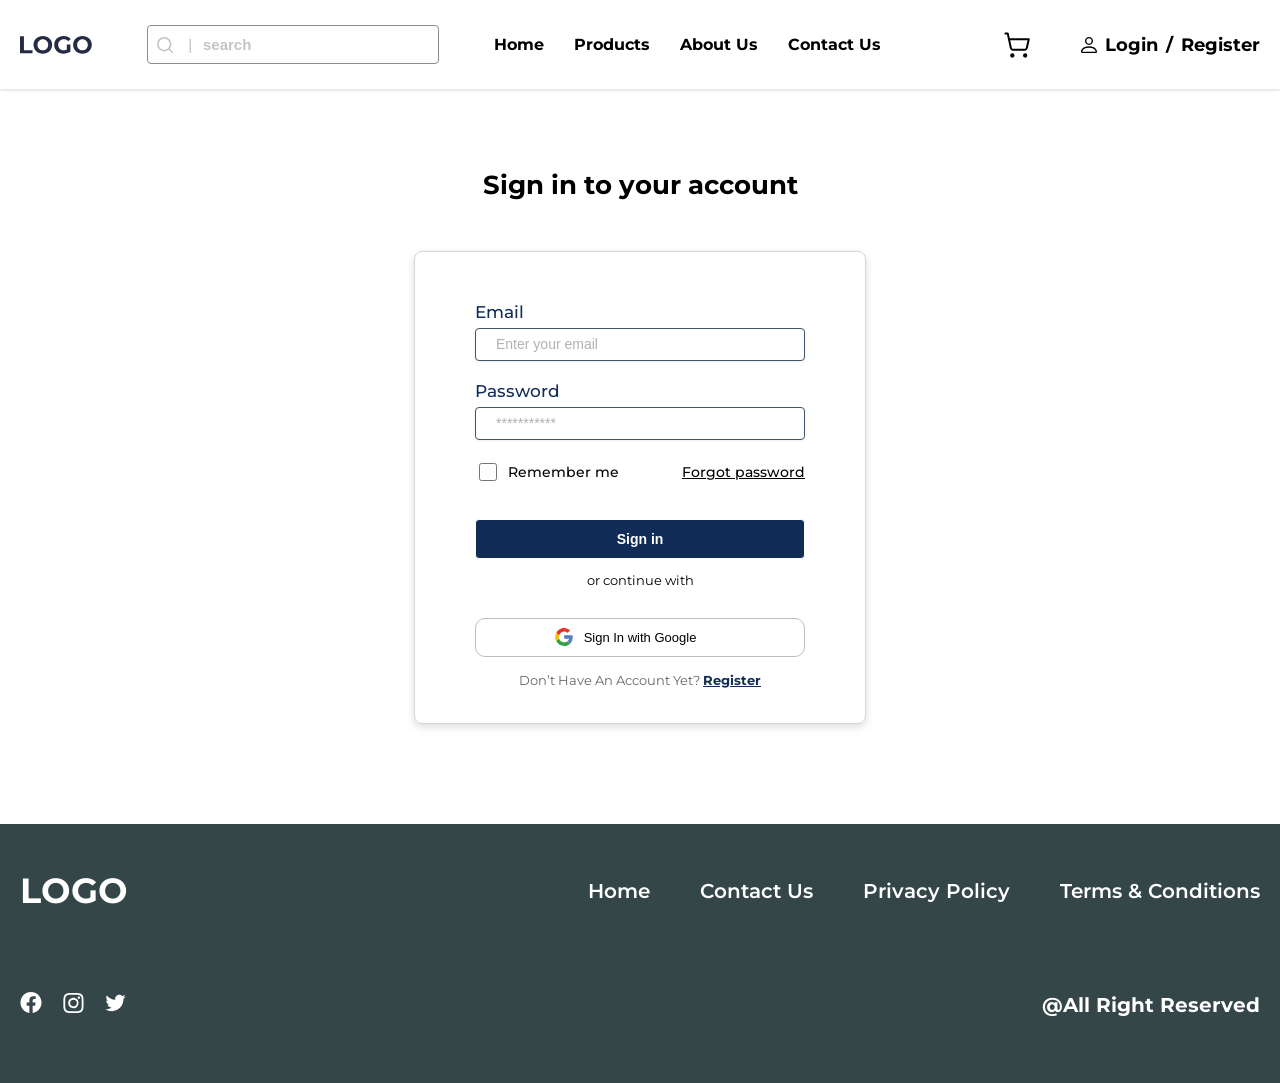
<file: pages/login.html>
<!DOCTYPE html>
<html lang="en">
<head>
    <meta charset="UTF-8">
    <meta name="viewport" content="width=device-width, initial-scale=1.0">
    <link rel="stylesheet" href="/css/login.css" type="text/css">
    <link rel="preconnect" href="https://fonts.googleapis.com" />
  <link rel="preconnect" href="https://fonts.gstatic.com" crossorigin />
  <link
    href="https://fonts.googleapis.com/css2?family=Montserrat:ital,wght@0,100..900;1,100..900&family=Poppins:ital,wght@0,100;0,200;0,300;0,400;0,500;0,600;0,700;0,800;0,900;1,100;1,200;1,300;1,400;1,500;1,600;1,700;1,800;1,900&display=swap"
    rel="stylesheet" />
    <title>Login Page</title>
</head>
<body>
    <main>
        <!-- header-section -->
    <header>
      <div class=" container header">
        <div class="header-logo">
          <img src="/assets/icons/ecom.svg" alt="">
          <div class="menu">
            <svg xmlns="http://www.w3.org/2000/svg" fill="none" viewBox="0 0 24 24" stroke-width="1.5"
              stroke="currentColor" class="size-6">
              <path stroke-linecap="round" stroke-linejoin="round" d="M3.75 6.75h16.5M3.75 12h16.5m-16.5 5.25h16.5" />
            </svg>
          </div>
          <div class="search-box">
            <input type="text" name="text" placeholder="search">
            <div class="box">
              <img src="/assets/icons/Group 9.svg" alt="">
              <div class="search">|</div>
            </div>
          </div>
          <div class="header-link">
            <a href="/pages/index.html">Home</a>
            <a href="/pages/listing.html">Products</a>
            <a href="">About Us</a>
            <a href="">Contact Us</a>
          </div>
        </div>
        <div class="selection">
          <div class="ellipse">
            <img src="/assets/icons/Ellipse.svg" alt="" />
          </div>
          <img src="/assets/icons/Frame.svg" alt="">
          <div class="header-login">
            <img src="/assets/icons/icon.svg" alt="">
            <a href="/pages/login.html">Login</a>
            <div class="slash">/</div>
            <a href="/pages/register.html">Register</a>
          </div>
        </div>
      </div>
    </header>

    <!-- sign in -->
     <div class="sign-in">
        <h2>Sign in to your account</h2>
        <div class="login">
           <div class="account">
            <div class="mail">
                <label for="email">Email</label>
                <input type="email" id="email" name="email" placeholder="Enter your email">
            </div>
            <div class="mail">
                <label for="password">Password</label>
                <input type="text" name="password" id="password" placeholder="***********">
            </div>
            <div class="check">
                <div class="box-check">
                    <input type="checkbox" id="checkbox">
                    <label for="checkbox">Remember me</label>
                </div>
                <div class="password">Forgot password</div>
            </div>
            <a href="/pages/register.html">
               <div class="sign-btn">
               <button type="submit">Sign in</button>
            </div>
            </a>
            <div class="continue">or continue with</div>
            <div class="google-ac">
                <button>Sign In  with Google</button>
                <img src="/assets/icons/google.svg" alt="google">
            </div>
            <div class="register">Don’t Have An Account Yet? <a href="">Register</a></div>
        </div>
        </div>
     </div>

     <!-- footer -->
    <div class="footer">
      <div class="container">
        <div class="footer-section">
          <h2>LOGO</h2>
          <div class="links">
            <a href="/pages/home.html">Home</a>
            <a href="">Contact Us</a>
            <a href="">Privacy Policy</a>
            <a href="">Terms & Conditions</a>
          </div>
        </div>
        <div class="Reserved">
          <div class="media">
            <a href="#">
              <img src="/assets/icons/facebook (1).svg" alt="" />
            </a>  
            <a href="#">
              <img src="/assets/icons/instagram (1).svg" alt="" />
            </a>
            <a href="#">
              <img src="/assets/icons/twitter (1).svg" alt="" />
            </a>
          </div>
          <div class="right">@All Right Reserved</div>
        </div>
      </div>
    </div>

    <!-- mobile-section -->
    <div class="mobile-icons">
      <a href="/pages/home.html">
        <div class="profile">
          <img src="/assets/icons/home.svg" alt="">
          <div>Home</div>
        </div>
      </a>
      <div class="profile">
        <img src="/assets/icons/search.svg" alt="">
        <div>Search</div>
      </div>
      <div class="profile">
        <img src="/assets/icons/products.svg" alt="">
        <div>Products</div>
      </div>
      <div class="profile">
        <img src="/assets/icons/icon.svg" alt="">
        <div>Profile</div>
      </div>
    </div>
    </main>
</body>
</html>
</file>
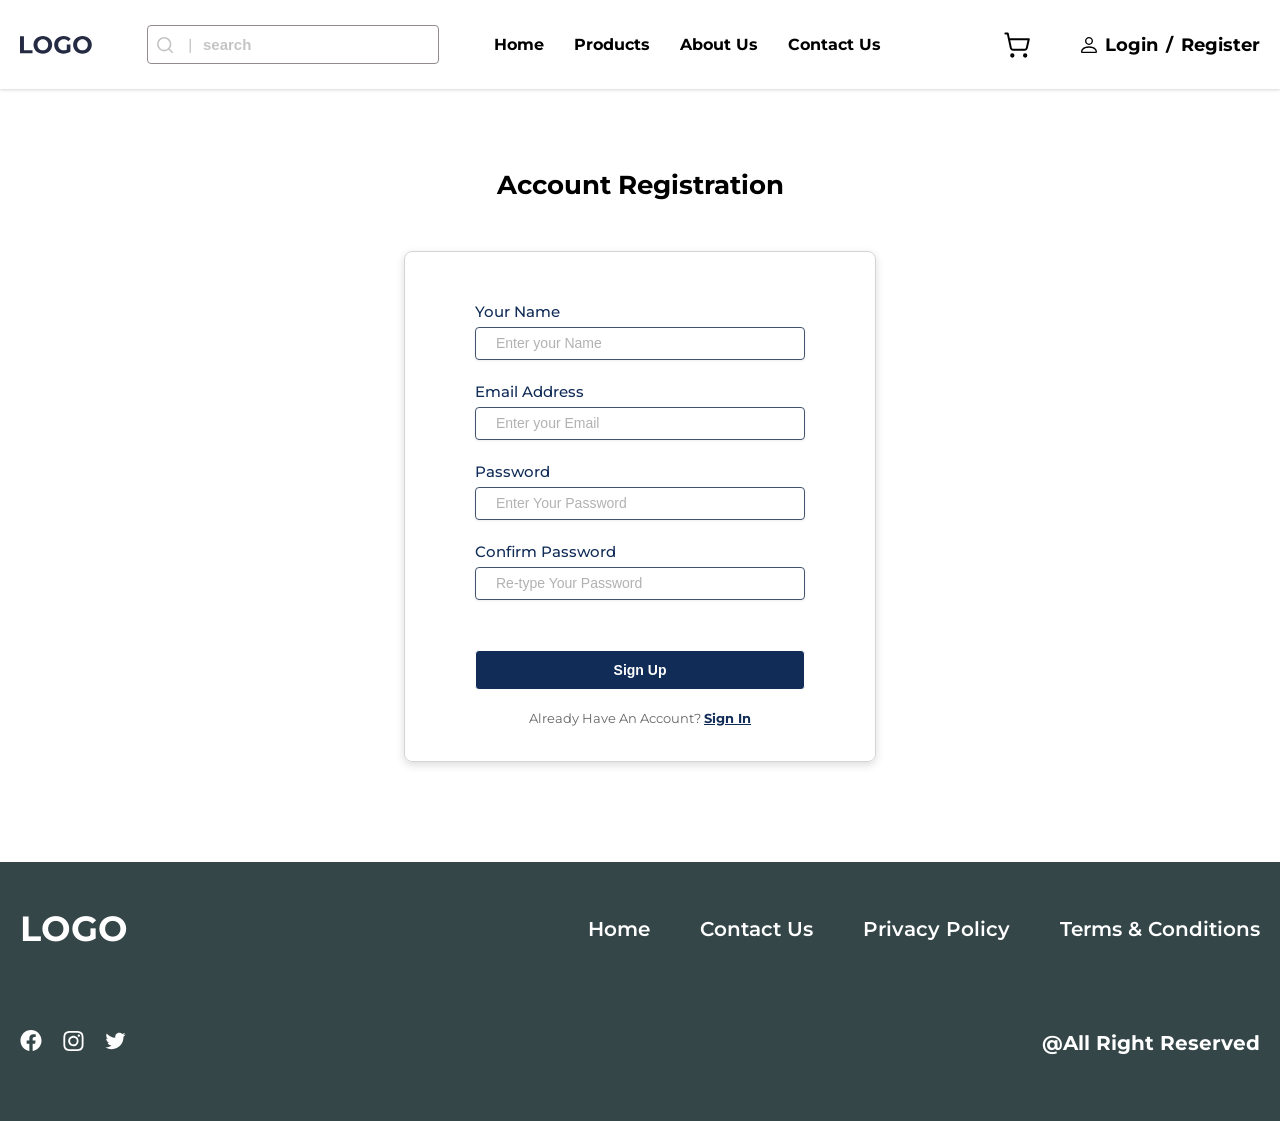
<file: pages/register.html>
<!DOCTYPE html>
<html lang="en">
<head>
    <meta charset="UTF-8">
    <meta name="viewport" content="width=device-width, initial-scale=1.0">
    <link rel="stylesheet" href="/css/register.css" type="text/css">
    <link rel="preconnect" href="https://fonts.googleapis.com" />
  <link rel="preconnect" href="https://fonts.gstatic.com" crossorigin />
  <link
    href="https://fonts.googleapis.com/css2?family=Montserrat:ital,wght@0,100..900;1,100..900&family=Poppins:ital,wght@0,100;0,200;0,300;0,400;0,500;0,600;0,700;0,800;0,900;1,100;1,200;1,300;1,400;1,500;1,600;1,700;1,800;1,900&display=swap"
    rel="stylesheet" />
    <title>Register page</title>
</head>
<body>
    <main>
        <!-- header-section -->
    <header>
      <div class=" container header">
        <div class="header-logo">
          <img src="/assets/icons/ecom.svg" alt="">
          <div class="menu">
            <svg xmlns="http://www.w3.org/2000/svg" fill="none" viewBox="0 0 24 24" stroke-width="1.5"
              stroke="currentColor" class="size-6">
              <path stroke-linecap="round" stroke-linejoin="round" d="M3.75 6.75h16.5M3.75 12h16.5m-16.5 5.25h16.5" />
            </svg>
          </div>
          <div class="search-box">
            <input type="text" name="text" placeholder="search">
            <div class="box">
              <img src="/assets/icons/Group 9.svg" alt="">
              <div class="search">|</div>
            </div>
          </div>
          <div class="header-link">
            <a href="/pages/index.html">Home</a>
            <a href="/pages/listing.html">Products</a>
            <a href="">About Us</a>
            <a href="">Contact Us</a>
          </div>
        </div>
        <div class="selection">
          <div class="ellipse">
            <img src="/assets/icons/Ellipse.svg" alt="" />
          </div>
          <img src="/assets/icons/Frame.svg" alt="">
          <div class="header-login">
            <img src="/assets/icons/icon.svg" alt="">
            <a href="/pages/login.html">Login</a>
            <div class="slash">/</div>
            <a href="">Register</a>
          </div>
        </div>
      </div>
    </header>

    <!-- Register -->
    <div class="sign-in">
        <h2>Account Registration</h2>
        <div class="login">
           <div class="account">
            <div class="mail">
                <label for="name">Your Name</label>
                <input type="text" id="name" name="name" placeholder="Enter your Name">
            </div>
            <div class="mail">
                <label for="mail">Email Address</label>
                <input type="mail" id="mail" name="mail" placeholder="Enter your Email">
            </div>
            <div class="mail">
                <label for="password">Password</label>
                <input type="text" name="password" id="password" placeholder="Enter Your Password">
            </div>
            <div class="mail">
                <label for="confrim">Confirm Password</label>
                <input type="text" name="password" id="confrim" placeholder="Re-type Your Password">
            </div>
            <div class="sign-btn">
               <button type="submit">Sign Up</button>
            </div>
            <div class="register">Already Have An Account? <a href="">Sign In </a></div>
        </div>
        </div>
     </div>

     <!-- footer -->
    <div class="footer">
      <div class="container">
        <div class="footer-section">
          <h2>LOGO</h2>
          <div class="links">
            <a href="/pages/home.html">Home</a>
            <a href="">Contact Us</a>
            <a href="">Privacy Policy</a>
            <a href="">Terms & Conditions</a>
          </div>
        </div>
        <div class="Reserved">
          <div class="media">
            <a href="#">
              <img src="/assets/icons/facebook (1).svg" alt="" />
            </a>  
            <a href="#">
              <img src="/assets/icons/instagram (1).svg" alt="" />
            </a>
            <a href="#">
              <img src="/assets/icons/twitter (1).svg" alt="" />
            </a>
          </div>
          <div class="right">@All Right Reserved</div>
        </div>
      </div>
    </div>

    <!-- mobile-section -->
    <div class="mobile-icons">
      <a href="/pages/home.html">
        <div class="profile">
          <img src="/assets/icons/home.svg" alt="">
          <div>Home</div>
        </div>
      </a>
      <div class="profile">
        <img src="/assets/icons/search.svg" alt="">
        <div>Search</div>
      </div>
      <div class="profile">
        <img src="/assets/icons/products.svg" alt="">
        <div>Products</div>
      </div>
      <div class="profile">
        <img src="/assets/icons/icon.svg" alt="">
        <div>Profile</div>
      </div>
    </div>
    </main>
</body>
</html>
</file>
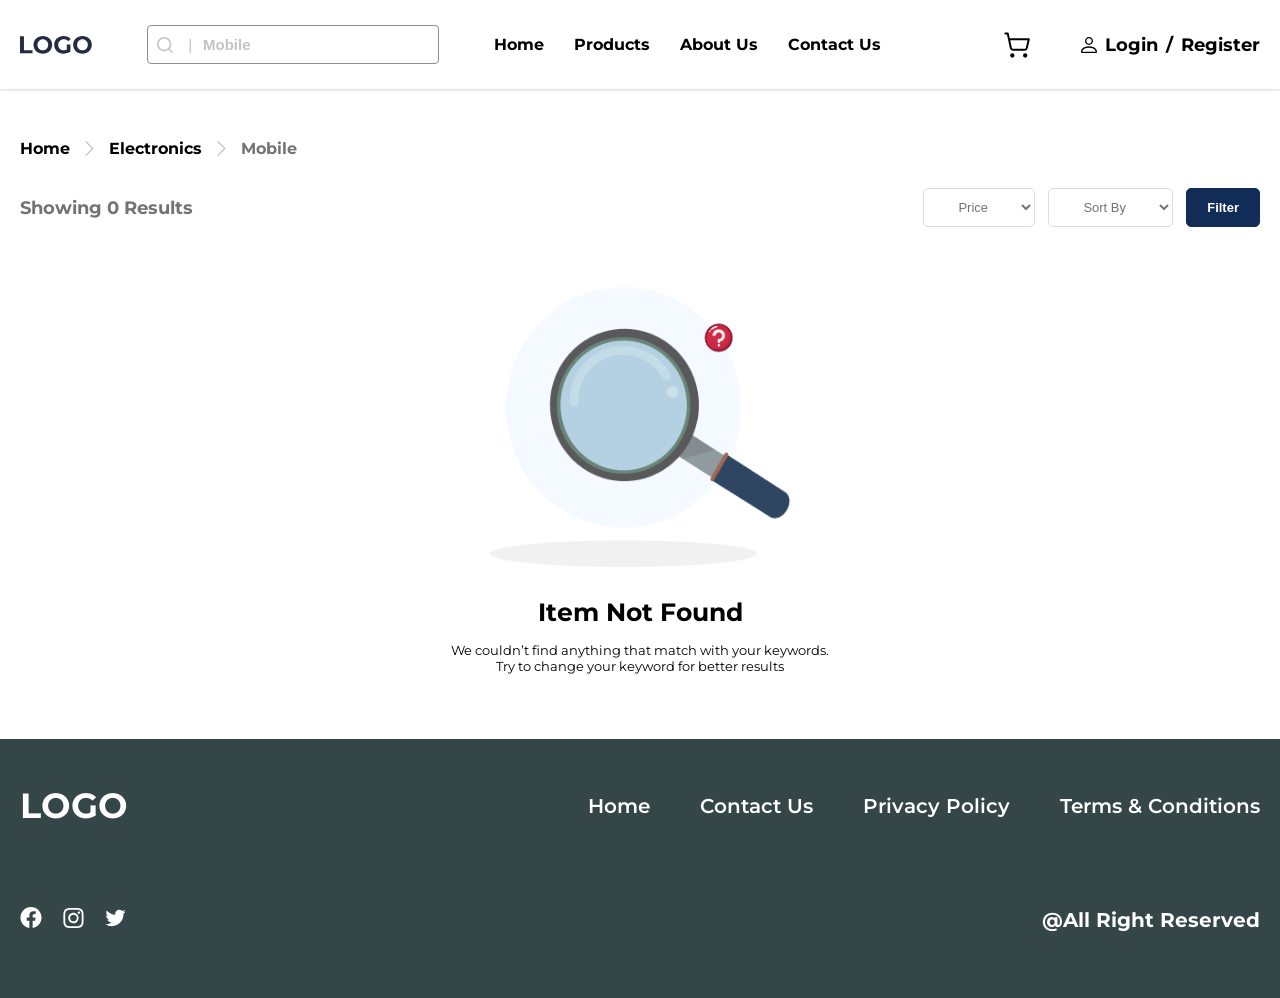
<file: pages/search.html>
<!DOCTYPE html>
<html lang="en">
<head>
    <meta charset="UTF-8">
    <meta name="viewport" content="width=device-width, initial-scale=1.0">
    <link rel="stylesheet" href="/css/search.css" type="text/css">
    <link rel="preconnect" href="https://fonts.googleapis.com">
    <link rel="preconnect" href="https://fonts.gstatic.com" crossorigin>
    <link
    href="https://fonts.googleapis.com/css2?family=Montserrat:ital,wght@0,100..900;1,100..900&family=Poppins:ital,wght@0,100;0,200;0,300;0,400;0,500;0,600;0,700;0,800;0,900;1,100;1,200;1,300;1,400;1,500;1,600;1,700;1,800;1,900&display=swap"
    rel="stylesheet">
    <title>Search</title>
</head>
<body>
    <main>
    <!-- header-section -->
    <header>
      <div class=" container header">
        <div class="header-logo">
          <img src="/assets/icons/ecom.svg" alt="">
          <div class="menu">
            <svg xmlns="http://www.w3.org/2000/svg" fill="none" viewBox="0 0 24 24" stroke-width="1.5"
              stroke="currentColor" class="size-6">
              <path stroke-linecap="round" stroke-linejoin="round" d="M3.75 6.75h16.5M3.75 12h16.5m-16.5 5.25h16.5" />
            </svg>
          </div>
          <div class="search-box">
            <input type="text" name="text" placeholder="Mobile">
            <div class="box">
              <img src="/assets/icons/Group 9.svg" alt="">
              <div class="search">|</div>
            </div>
          </div>
          <div class="header-link">
            <a href="/pages/index.html">Home</a>
            <a href="/pages/listing.html">Products</a>
            <a href="">About Us</a>
            <a href="">Contact Us</a>
          </div>
        </div>
        <div class="selection">
          <div class="ellipse">
            <img src="/assets/icons/Ellipse.svg" alt="" />
          </div>
          <img src="/assets/icons/Frame.svg" alt="">
          <div class="header-login">
            <img src="/assets/icons/icon.svg" alt="">
            <a href="/pages/login.html">Login</a>
            <div class="slash">/</div>
            <a href="/pages/register.html">Register</a>
          </div>
        </div>
      </div>
    </header>
     <!-- filter -->
    <div class="filter container">
      <div>Home</div>
      <img src="/assets/icons/arrow-right .svg" alt="">
      <div>Electronics</div>
      <img src="/assets/icons/arrow-right .svg" alt="">
      <div>Mobile</div>
    </div>

    <div class="options container">
      <div>Showing 0 Results</div>
      <div class="filter-option">
        <select name="" id="">
          <option value="">Price</option>
        </select>
        <select name="" id="">
          <option value="">Sort By</option>
        </select>
        <div class="shop">
          <button>Filter</button>
        </div>
      </div>
    </div>

    <!-- Search -->

    <div class="searches">
      <img src="/assets/images/search.png" alt="">
    </div>
    <div class="found">
      <h3>Item Not Found</h3>
    </div>
    <p>We couldn’t find anything that match with your keywords.<span>Try to change your keyword for better results</span></p>

    <!-- footer -->
    <div class="footer">
      <div class="container">
        <div class="footer-section">
          <h2>LOGO</h2>
          <div class="links">
            <a href="/pages/home.html">Home</a>
            <a href="">Contact Us</a>
            <a href="">Privacy Policy</a>
            <a href="">Terms & Conditions</a>
          </div>
        </div>
        <div class="Reserved">
          <div class="media">
            <a href="#">
              <img src="/assets/icons/facebook (1).svg" alt="" />
            </a>  
            <a href="#">
              <img src="/assets/icons/instagram (1).svg" alt="" />
            </a>
            <a href="#">
              <img src="/assets/icons/twitter (1).svg" alt="" />
            </a>
          </div>
          <div class="right">@All Right Reserved</div>
        </div>
      </div>
    </div>

    <!-- mobile-section -->
    <div class="mobile-icons">
      <a href="/pages/home.html">
        <div class="profile">
          <img src="/assets/icons/home.svg" alt="">
          <div>Home</div>
        </div>
      </a>
      <div class="profile">
        <img src="/assets/icons/search.svg" alt="">
        <div>Search</div>
      </div>
      <div class="profile">
        <img src="/assets/icons/products.svg" alt="">
        <div>Products</div>
      </div>
      <div class="profile">
        <img src="/assets/icons/icon.svg" alt="">
        <div>Profile</div>
      </div>
    </div>
  </main>


</body>
</html>
</file>
<file: css/home.css>
body {
    margin: 0;
    padding: 0;
    box-sizing: border-box;
    font-family: "Montserrat", sans-serif;
}
button{
    cursor: pointer;
}
/* container css  */
.container {
    max-width: 1536px;
    margin: 0 auto;
    padding: 0 20px;
}

/* header css */
header {
    box-shadow: 0px 1px 3px 0px #00000029;
    padding: 25px 0;
    position: sticky;
    top: 0;
    left: 0;
    right: 0;
    z-index: 30;
    background-color: white;
}

.header {
    display: flex;
    align-items: center;
    justify-content: space-between;
    background-color: white;
}

.header-logo {
    display: flex;
    align-items: center;
    gap: 55px;
}

.header-logo img {
    width: fit-content;
    height: 18px;
}

.search-box {
    display: flex;
    align-items: center;
    gap: 15px;
    position: relative;
}

/* INPUT */
.search-box input {
    border: 1px solid #948C8C;
    border-radius: 4px;
    padding: 10px 15px 10px 55px;
    width: 220px;
    font-size: 15px;
    font-weight: 700;
    outline: none;
}

/* PLACEHOLDER */
.search-box input::placeholder {
    color: #C4C4C4;
}

/* ICON BOX */
.box {
    display: flex;
    align-items: center;
    gap: 15px;
    position: absolute;
    left: 10px;
    pointer-events: none; 
}

/* ICON */
.search-box img {
    width: 16px;
    height: 16px;
}

/* DIVIDER */
.search {
    color: #C4C4C4;
    font-size: 15px;
    font-weight: 500;
}
.header-link {
    display: flex;
    align-items: center;
    gap: 30px;
    font-size: 16px;
    font-weight: 700;
}

.header-link a {
    color: black;
    text-decoration: none;
}

/* .header-link a:hover {
    color: #102C57;
    text-decoration: underline;
} */

.selection {
    display: flex;
    align-items: center;
    gap: 40px;
    justify-content: center;
}

.selection img {
    width: 28px;
    height: 28px;
}

.icons {
    display: flex;
    align-items: center;
    gap: 20px;
}

.drop {
    display: flex;
    align-items: center;
    gap: 10px;
    font-size: 17px;
    font-weight: 700;
    position: relative;
}
.drop img{
    width: 24px;
    height: 24px;
    cursor: pointer;
}
.dropdown{
    border: 1px solid #D1D5D8;
    border-radius:4px;
    box-shadow: 0px 3px 8px 0px #00000024;
    background: #FFFFFF;
    font-size: 15px;
    font-weight: 400;
    width:120px;
    position: absolute;
    right: 8px;
    top: 35px;
    display: none;
    cursor: pointer;
}
.lines{
    border-bottom: 1px solid #D1D5D8;
     padding-left: 20px;
    padding-right: 20px;
}
.dropdown div:nth-child(1){
     padding:20px;
}
.dropdown div:nth-child(3){
     padding:20px;
}
#name:hover{
     cursor: pointer;
}
.dropdown.show {
  display: block;
}
.dropdown div:nth-child(1):hover{
     background-color:#102C57;
     color: white;
}
.dropdown div:nth-child(3):hover{
     background-color:#102C57;
     color: white;
}
#arrow img {
    transition: transform 0.3s ease;
}
#arrow.rotate img {
    transform: rotate(180deg);
}

/* mobile section */

@media (max-width :1023px){
    .menu{
    width: 25px;
    height: 25px;
    color: black;
   }
   .header-logo img{
    display: none;
   }   
   .search-box{
    display: none;
   }
   .header-link{
    display: none;
   }
   .drop{
    display: none;
   }
}

/* banner section */

.home{
    width: 100%;
    height: 640px;
    position: relative;
}
.home img{
    object-fit: cover;
    position: absolute;
    inset: 0;
    width: 100%;
    height: 100%;
    z-index: 0;
}
.bg-div{
    position: absolute;
    background-color: black;
    opacity: 0.35;
    inset: 0;
    z-index: 10;
}
.banner-text{
    color: white;
    position: relative;
    z-index: 20;
    display: flex;
    justify-content: center;
    align-items: center;
    height: 100%;
}

.banner-text p{
    font-size: 19px;
    font-weight: 500;
    line-height: 30px;
    margin:0;
    padding-bottom: 24px;
    text-align: center;
}
.para{
    display: block;
}
.shop {
    display: flex;
    justify-content: center;
}
.shop a{
    text-align: center;
    display: block;
    width: fit-content;
}
.shop button{
    border: 1px solid #102C57;
    background-color: #102C57;
    color: white;
    border-radius: 5px;
    padding:15px 30px;
    font-size: 22px;
    font-weight: 600;
}
.left-arrow{
    position: absolute;
    top: 50%;
    left: 30px;
    z-index: 20;
    cursor: pointer;
}   
.left-arrow img{
    width: 30px;
    height: 35px;
    cursor: pointer;
}

.right-arrow{
    position: absolute;
    top:50%;
    right: 60px;
    z-index:20;
    cursor: pointer;
}
.right-arrow img{
    width: 25px;
    height: 35px;
}
.line{
    position:absolute;
    bottom:35px;
    left:50%;
    transform:translateX(-50%);
    display:flex;
    gap:10px;
    z-index:100;
}

.slider-line,
.sliders-line{
    width:60px;
    height:4px;
    background:#999;
    border-radius:10px;
    cursor:pointer;
    transition:0.3s;
}
.active{
    background:#fff;
}
.banner {
    display: none;
    position: absolute;
    inset: 0;
    width: 100%;
    height: 100%;
}
.banner.active-banner {
    display: block;
}
.banner-text h1 {
    text-align: center;
}


@media(max-width:1023px){
    .home{
        height: 400px;
    }
    .banner-text h1{
        text-align: center;
        padding-bottom: 20px;
        margin: 0;
        font-weight: 700;
        font-size: 26px;
    }
    .banner-text p{
        font-size: 17px;
    }
    .shop button{
        padding: 14px 20px;
        font-size: 19px;
    }

    .left-arrow{
        left: 20px;
        top: 67%;
    }
    .right-arrow{
        right: 40px;
        top: 67%;
    }
    .left-arrow img{
        width: 23px;
        height: 32px;
    }
    .right-arrow img{
        width: 23px;
        height: 32px;
    }
    .slider-line{
        width:60px;
        left: 40%;
    }
    .sliders-line{
        width:60px;
        right: 29%;
    }
}
@media(min-width:1024px){
    .banner-text h1{
        font-size: 38px;
        font-weight: 700;
        margin: 0;
        padding-bottom: 24px;
        text-align: center;
    }
}


/* products */
.container {
    max-width: 1536px;
    margin: 0 auto;
    padding: 0 20px;
}
.featured-products h3{
    margin:0;
    text-align: center;
    font-size: 30px;
    font-weight:700 ;
    color: #252B42;
    padding-top: 50px;
}
.product-card{
    margin-top:45px;
    display: grid;
    grid-template-columns: repeat(5,1fr);
    gap:20px;
}
.pet a{
    text-decoration: none;
}
.pet img{
    width: 100%;
    height: 300px;
    border-radius: 4px;
    background: #00000059;
}

@media (max-width :1023px){
    .product-card{
        grid-template-columns: 1fr;
        margin-top: 40px;
        row-gap: 15px;
    }
    .pet img{
        height: 230px;
        object-fit: cover;
    }
    .pet div:nth-child(2){
        font-size: 15px;
        font-weight: 700;
        position: relative;
        bottom: 50px;
        text-align: center;
        color: white;
    }
    .featured-products h3{
        font-size: 25px;
        padding-top: 28px;
    }
}
@media(min-width:1024px){
    .pet div:nth-child(2){
        font-size: 16px;
        font-weight: 700;
        position: relative;
        bottom: 50px;
        text-align: center;
        color: white;
        padding-bottom: 60px;
    }
}

/* card-section */
.cards{
    display: grid;
    grid-template-columns: repeat(5,1fr);
    column-gap:30px;
    row-gap: 50px;
    margin-top: 50px;
}
.cards a{
    text-decoration: none;
    color: black;
}
.Featured-cards{
    border: 1px solid #D1D5D8;
    box-shadow: 0px 1px 3px 0px #00000012;
    border-radius: 4px;
    text-align: center;
    padding:15px;
}
.Featured-cards img{
    width: 100%;
    height: 260px;
    object-fit:contain;
}
.text{
    font-size: 16px;
    font-weight: 700;
    margin-top: 25px;
}
.star{
    display: flex;
    align-items: center;
    justify-content: center;
    margin-top: 10px;
}
.star img{
    width:30px;
    height:25px;
}
.dollar{
    display: flex;
    align-items: center;
    justify-content: center;
    gap:10px;
    font-size: 16px;
    font-weight: 700;
    margin-top: 10px;
    margin-bottom: 35px;
}
.dollar div:nth-child(1){
    color:#BDBDBD;
}
.dollar div:nth-child(2){
     color:#016A70;
}

@media(max-width:1023px){
    .container{
        max-width: 1200px;
        margin: 0 auto;
        padding: 0 20px;
    }
    .cards{
        grid-template-columns: 1fr;
        padding: 20px;
    }
    .Featured-cards img{
        height: 160px;
    }
    .star img{
        width: 40px;
        height: 50px;
    }
    .text{
        font-size: 15px;
        margin-top: 22px;
    }
    .star{
        margin-top: 8px;
    }
    .star svg{
        width: 28px;
        height: 24px;
    }
    .star span svg{
        width: 28px;
        height: 24px;
    }
    .dollar{
        font-size: 15px;
        margin-bottom: 26px;
        margin-top: 8px;
    }
    .cards{
        row-gap: 25px;
    }
}

.load-button{
    text-align: center;
    margin-top: 70px;
    margin-bottom: 105px;
}
button{
    border: 1px solid #93B1A6;
    border-radius: 5px;
    padding: 15px 40px;
    color:#93B1A6;
    font-size: 14px;
    font-weight: 700;
    background: none;
}
.card{
    display: grid;
    grid-template-columns: repeat(5,1fr);
    column-gap:30px;
    row-gap: 50px;
    margin-top: 50px;
}
.card a{
    display: none;
    text-decoration: none;
    color: black;
}

.more-cards{
     border: 1px solid #D1D5D8;
    box-shadow: 0px 1px 3px 0px #00000012;
    border-radius: 4px;
    text-align: center;
    padding:15px;
}
.more-cards img{
    width: 100%;
    height: 260px;
    object-fit:contain;
}
.more-cards a{
    text-decoration: none;
    color: black;
}
.star{
    display: flex;
    align-items: center;
    justify-content: center;
    margin-top: 10px;
}
.star img{
    width:30px;
    height:25px;
}

@media(max-width:1023px){
    .load-button{
        margin-top: 50px;
        margin-bottom: 70px;
    }
    button{
        padding: 14px 35px;
        font-size: 13px;
    }
}

/* about us */
.about h2{
    margin:0;
    text-align: center;
    font-size: 30px;
    font-weight: 700;
    padding-bottom: 45px;
    color: #252B42;
}
.about p{
    text-align: center;
    margin: 0;
    font-size: 19px;
    font-weight: 400;
    color: #666666;
    line-height: 25px;
    padding-bottom: 100px;
}
.about span{
    display: block;
}
@media(max-width:1023px){
    .about h2{
        font-size: 24px;
        padding-bottom: 60px;
    }
    .about p{
        font-size: 17px;
        padding: 0px 20px 60px 20px;
    }
}

/* footer */
.footer{
    background-color: #354649;
}
.footer-section{
    display: flex;
    align-items: center;
    justify-content: space-between;
    padding-top: 45px;
}
.footer-section h2{
    margin:0;
    color:white;
    font-size: 35px;
    font-weight: 700;  
}
.links a{
    text-decoration: none;
    color: white;
}
.Reserved{
    display: flex;
    align-items: center;
    justify-content: space-between;
    padding-top: 80px;
    padding-bottom: 65px;
}
.media{
    display: flex;
    align-items: center;
    gap:20px;
}
.media img{
    width: 22px;
    height: 22px;
}
.right{
    color: white;
    font-size: 20px;
    font-weight: 700;
}

@media(max-width:1023px){
    .footer-section{
  display: block;
  padding-top: 45px;
}   
   .footer-section h2{
  font-size: 28px;
  font-weight: 700;  
  padding-bottom: 28px;
}
.links{
  display: flex;
  flex-direction: column;
  row-gap: 24px;
  font-size: 19px;
  font-weight: 600;
  margin-top: 40px;
}
.Reserved{
  display: block;
}
.right{
  text-align: center;
  margin-top: 60px;
  font-size: 18px;
  margin-bottom: 18px;
}
.Reserved{
  padding-top: 50px;
  padding-bottom: 60px;
}
}
@media(min-width:1024px){
  .links{
  display: flex;
  align-items: center;
  justify-content: center;
  gap: 50px;
  font-size: 20px;
  font-weight: 600;
}
}

/* mobile-section */
@media(max-width:1023px){
    .mobile-icons{
        display: flex;
        align-items: center;
        justify-content: space-between;
        padding: 20px;
        position: sticky;
        top:0;
        left: 0;
        right: 0;
        bottom: 0;
        z-index: 4;
        background-color: white;
    }
    .mobile-icons a{
        text-decoration: none;
        color: black;
    }
    .profile img{
        width: 100%;
        height: 23px;
        text-align: center;
    }
    .profile div:nth-child(2){
        font-size: 15px;
        font-weight: 500;
        padding-top: 10px;
        text-align: center;
    }
}
@media(min-width:1024px){
    .mobile-icons{
        display: none;
    }
}
</file>
<file: css/cart.css>
body {
    margin: 0;
    padding: 0;
    box-sizing: border-box;
    font-family: "Montserrat", sans-serif;
}

button {
    cursor: pointer;
}

/* container css  */
.container {
    max-width: 1536px;
    margin: 0 auto;
    padding: 0 20px;
}

/* header css */
header {
    box-shadow: 0px 1px 3px 0px #00000029;
    padding: 25px 0;
    position: sticky;
    top: 0;
    left: 0;
    right: 0;
    z-index: 3;
    background-color: white;
}

.header {
    display: flex;
    align-items: center;
    justify-content: space-between;
}

.header-logo {
    display: flex;
    align-items: center;
    gap: 55px;
}

.header-logo img {
    width: fit-content;
    height: 18px;
}

.search-box {
    display: flex;
    align-items: center;
    gap: 15px;
    position: relative;
}

/* INPUT */
.search-box input {
    border: 1px solid #948C8C;
    border-radius: 4px;
    padding: 10px 15px 10px 55px;
    width: 220px;
    font-size: 15px;
    font-weight: 700;
    outline: none;
}

/* PLACEHOLDER */
.search-box input::placeholder {
    color: #C4C4C4;
}

/* ICON BOX */
.box {
    display: flex;
    align-items: center;
    gap: 15px;
    position: absolute;
    left: 10px;
    pointer-events: none; 
}

/* ICON */
.search-box img {
    width: 16px;
    height: 16px;
}

/* DIVIDER */
.search {
    color: #C4C4C4;
    font-size: 15px;
    font-weight: 500;
}


.header-link {
    display: flex;
    align-items: center;
    gap: 30px;
    font-size: 16px;
    font-weight: 700;
}

.header-link a {
    color: black;
    text-decoration: none;
}

.selection {
    display: flex;
    align-items: center;
    gap: 50px;
}

.header-login {
    display: flex;
    align-items: center;
    justify-content: center;
    gap: 8px;
}

.header-login img {
    width: 16px;
    height: 16px;
}

.header-login a {
    text-decoration: none;
    font-size: 18px;
    font-weight: 700;
    color: black;
}

.slash {
    font-size: 18px;
    font-weight: 700;
    color: black;
}
@media (max-width :1023px){
    .menu{
    width: 27px;
    height: 27px;
    color: black;
   }
   .header-logo img{
    display: none;
   }   
   .search-box{
    display: none;
   }
   .header-link{
    display: none;
   }
   .header-login{
      display: none;
   }
   .ellipse img{
      width: 27px;
      height: 27px;
   }
   .selection img:nth-child(2){
       width: 27px;
       height: 27px;
   }
   .selection{
       gap:15px;
   }
}
@media(min-width:1024px){
    .menu{
        display: none;
    }
    .ellipse img{
        display: none;
    }
}

/* filter */

.filter {
    display: flex;
    align-items: center;
    gap: 15px;
    margin-top: 50px;
    font-size: 16px;
    font-weight: 700;
}

.filter div:nth-child(3) {
    color: #737373;
}
@media(max-width:1023px){
    .filter{
        margin-top: 30px;
        font-size: 17px;
        font-weight: 700;
        margin-bottom: 26px;
    }
}

/* details */
.details {
    display: flex;
    align-items: center;
    margin-top: 60px;
    column-gap: 40px;
}
.container-cart{
    max-width: 1310px;
    margin: 0 auto;
    padding: 0 20px;
}
.details img {
    width: 200px;
    height: 150px;
    border: 1px solid #D1D5D8;
    border-radius: 4px;
    box-shadow: 0px 1px 3px 0px #00000012;
}


.rate h3 {
    margin: 0;
    font-size: 20px;
    font-weight: 600;
    color: #252B42;
}

.rate div:nth-child(2) {
    font-size: 20px;
    font-weight: 700;
    color: #252B42;
}

.sofa-color {
    font-size: 15px;
    font-weight: 500;
    color: #737373;
}

.btn button {
    padding: 8px 38px;
    font-size: 12px;
    font-weight: 700;
    border: 1px solid #DDDDDD;
    border-radius: 4px;
    background: none;
}
.btn div:nth-child(2){
    color:#737373;
    font-size: 15px;
    font-weight: 700;
}
.line{
    border-top: 1px solid #BDBDBD;
    margin-top: 60px;
}
@media(max-width:1023px){
    .details{
        column-gap: 20px;
        margin-top: 50px;
    }
    .details img{
        width: 140px;
        height: 105px;
    }
    .rate h3{
        font-size: 15px;
        padding-bottom: 12px;
    }
    .rate{
        display: flex;
        align-items: center;
        column-gap: 35px;
    }
    .rate div:nth-child(2){
        font-size: 16px;
    }
    .btn{
        display: flex;
        align-items: center;
        column-gap: 90px;
        margin-top: 12px;
    }
    .btn button{
        padding: 7px 20px;
        font-size: 11px;
    }
    .sofa-color{
        font-size: 13px;
    }
    .line{
        margin-top: 40px;
    }
}
@media(min-width:1024px){
    .ratings{
        width: 100%;
    }
    .rate {
        display: flex;
        justify-content: space-between;
        margin-bottom: 15px;
    }
    .btn {
        display: flex;
        align-items: center;
        justify-content: space-between;
        column-gap: 200px;
        margin-top: 38px;
    }
    
}

/* total */
.total{
    display: flex;
    align-items: center;
    justify-content: space-between;
    margin-top: 40px;
}
.total h3{
    margin: 0;
    font-size: 23px;
    font-weight: 700;
}
.total div:nth-child(2){
    font-size: 23px;
    font-weight: 700;
}
.container p{
    margin: 0;
    font-size: 14px;
    font-weight: 400;
    padding-top: 20px;
}
.checkout button{
    padding: 14px;
    border: 1px solid #102C57;
    border-radius: 8px;
    font-size: 14px;
    font-weight: 700;
    background-color: #102C57;
    color: white;
    width: 100%;
    margin-top: 50px;
}
.option{
    text-align: center;
    padding-top: 20px;
    font-size: 16px;
    font-weight: 500;
    margin-bottom: 150px;
}
.option a{
    text-decoration: none;
    color: black;
}
@media(max-width:1023px){
    .total{
        margin-top: 30px;
    }
    .total h3{
        font-size:17px;
    }
    .total div:nth-child(2){
        font-size: 17px;
    }
    .checkout button{
        padding: 13px;
        margin-top: 40px;
        font-size: 13px;
    }
    .option{
        padding-top: 18px;
        font-size: 15px;
        margin-bottom: 90px;
    }
    .container p{
        font-size: 13px;
        padding-top: 18px;
    }
}


/* footer */
.footer{
    background-color: #354649;
}
.footer-section{
    display: flex;
    align-items: center;
    justify-content: space-between;
    padding-top: 45px;
}
.footer-section h2{
    margin:0;
    color:white;
    font-size: 35px;
    font-weight: 700;  
}
.links a{
    text-decoration: none;
    color: white;
}
.Reserved{
    display: flex;
    align-items: center;
    justify-content: space-between;
    padding-top: 80px;
    padding-bottom: 65px;
}
.media{
    display: flex;
    align-items: center;
    gap:20px;
}
.media img{
    width: 22px;
    height: 22px;
}
.right{
    color: white;
    font-size: 20px;
    font-weight: 700;
}

@media(max-width:1023px){
    .footer-section{
  display: block;
  padding-top: 45px;
}   
   .footer-section h2{
  font-size: 28px;
  font-weight: 700;  
  padding-bottom: 28px;
}
.links{
  display: flex;
  flex-direction: column;
  row-gap: 24px;
  font-size: 19px;
  font-weight: 600;
  margin-top: 40px;
}
.Reserved{
  display: block;
}
.right{
  text-align: center;
  margin-top: 60px;
  font-size: 18px;
  margin-bottom: 18px;
}
.Reserved{
  padding-top: 50px;
  padding-bottom: 60px;
}
}
@media(min-width:1024px){
  .links{
  display: flex;
  align-items: center;
  justify-content: center;
  gap: 50px;
  font-size: 20px;
  font-weight: 600;
}
}

/* mobile-section */
@media(max-width:1023px){
    .mobile-icons{
        display: flex;
        align-items: center;
        justify-content: space-between;
        padding: 20px;
        position: sticky;
        top:0;
        left: 0;
        right: 0;
        bottom: 0;
        z-index: 4;
        background-color: white;
    }
    .profile img{
        width: 100%;
        height: 23px;
        text-align: center;
    }
    .profile div:nth-child(2){
        font-size: 15px;
        font-weight: 500;
        padding-top: 10px;
        text-align: center;
    }
}
@media(min-width:1024px){
    .mobile-icons{
        display: none;
    }
}
</file>
<file: css/checkout.css>
body {
    margin: 0;
    padding: 0;
    box-sizing: border-box;
    font-family: "Montserrat", sans-serif;
}

button {
    cursor: pointer;
}

/* container css  */
.container {
    max-width: 1536px;
    margin: 0 auto;
    padding: 0 20px;
}

/* header css */
header {
    box-shadow: 0px 1px 3px 0px #00000029;
    padding: 25px 0;
    position: sticky;
    top: 0;
    left: 0;
    right: 0;
    z-index: 3;
    background-color: white;
}

.header {
    display: flex;
    align-items: center;
    justify-content: space-between;
}

.header-logo {
    display: flex;
    align-items: center;
    gap: 55px;
}

.header-logo img {
    width: fit-content;
    height: 18px;
}

.search-box {
    display: flex;
    align-items: center;
    gap: 15px;
    position: relative;
}

/* INPUT */
.search-box input {
    border: 1px solid #948C8C;
    border-radius: 4px;
    padding: 10px 15px 10px 55px;
    width: 220px;
    font-size: 15px;
    font-weight: 700;
    outline: none;
}

/* PLACEHOLDER */
.search-box input::placeholder {
    color: #C4C4C4;
}

/* ICON BOX */
.box {
    display: flex;
    align-items: center;
    gap: 15px;
    position: absolute;
    left: 10px;
    pointer-events: none; 
}

/* ICON */
.search-box img {
    width: 16px;
    height: 16px;
}

/* DIVIDER */
.search {
    color: #C4C4C4;
    font-size: 15px;
    font-weight: 500;
}

.header-link {
    display: flex;
    align-items: center;
    gap: 30px;
    font-size: 16px;
    font-weight: 700;
}

.header-link a {
    color: black;
    text-decoration: none;
}

.selection {
    display: flex;
    align-items: center;
    gap: 50px;
}

.header-login {
    display: flex;
    align-items: center;
    justify-content: center;
    gap: 8px;
}

.header-login img {
    width: 16px;
    height: 16px;
}

.header-login a {
    text-decoration: none;
    font-size: 18px;
    font-weight: 700;
    color: black;
}

.slash {
    font-size: 18px;
    font-weight: 700;
    color: black;
}
@media (max-width :1023px){
    .menu{
    width: 27px;
    height: 27px;
    color: black;
   }
   .header-logo img{
    display: none;
   }   
   .search-box{
    display: none;
   }
   .header-link{
    display: none;
   }
   .header-login{
      display: none;
   }
   .ellipse img{
      width: 27px;
      height: 27px;
   }
   .selection img:nth-child(2){
       width: 27px;
       height: 27px;
   }
   .selection{
       gap:15px;
   }
}
@media(min-width:1024px){
    .menu{
        display: none;
    }
    .ellipse img{
        display: none;
    }
}


/* filter */
.filter{
    display: flex;
    align-items: center;
    gap:15px;
    margin-top: 50px;
    font-size: 17px;
    font-weight: 700;
}
.filter div:nth-child(5){
     color:#737373;
}
@media(max-width:1023px){
    .filter{
        margin-top: 28px;
        font-size: 16px;
        font-weight: 700;
        margin-bottom: 35px;
    }
}

/* shipping-information */
.shipping-details{
    display: grid;
    grid-template-columns: 1fr 1fr;
    column-gap: 60px;
    margin-top: 40px;
}
.user-details h4:nth-child(1){
      margin: 0;
      font-size: 20px;
      font-weight: 600;
      color: #252B42;
      padding-bottom: 30px;
}
.information{
    display: grid;
    grid-template-columns: 1fr 1fr;
    column-gap: 25px;
}
.name{
    padding-bottom: 30px;
}
.name label{
    font-size: 15px;
    font-weight: 500;
    color: #374151;
}
.name input{
    margin-top: 6px;
    display: block;
    border: 1px solid #D1D5DB;
    border-radius: 8px;
    box-shadow: 0px 1px 3px 0px #00000012;
    padding: 10px 15px;
    width: 100%;
    box-sizing: border-box;   
}
.names{
    padding-bottom: 30px;
}
.names label{
    font-size: 15px;
    font-weight: 500;
    color: #374151;
}
.names select{
    margin-top: 6px;
    display: block;
    border: 1px solid #D1D5DB;
    border-radius: 8px;
    box-shadow: 0px 1px 3px 0px #00000012;
    padding: 10px 15px;
    width: 100%;
    box-sizing: border-box; 
    background: none;
}
.line{
    border-bottom: 1px solid #BDBDBD;
    margin-top: 8px;
    margin-bottom: 40px;
}

/* delivery-method */
.delivery-method{
    display: grid;
    grid-template-columns: 1fr 1fr;
    align-items: center;
    gap: 35px;
    width: 100%;
    margin-bottom: 50px;
}
.method{
    margin: 0;
    font-size: 20px;
    font-weight: 600;
    color: #252B42;
    padding-bottom: 35px;
}
.business{
    border: 1px solid #D1D5D8;
    border-radius: 4px;
    box-shadow: 0px 1px 3px 0px #00000012;
    padding: 20px 20px 6px;
}
.standard{
    display: flex;
    align-items: center;
    justify-content: space-between;
}
.standard label{
     font-size: 16px;
     font-weight: 500;
     color: #374151;
     padding-bottom: 6px;
}
.cb{
    box-shadow: 0px 1px 3px 0px #00000012;
    border: 1px solid #D1D5DB;
    border-radius: 4px;
    color: white;
    accent-color: #102C57;
    width: 16px;
    height: 16px;
    padding-right: 15px;
}
.days{
    font-size: 14px;
    font-weight: 400;
    color: #374151;
    margin-bottom: 25px;
}
.dollar{
    font-size: 14px;
    font-weight: 500;
    color: #374151;
    margin-bottom: 20px;
}
@media(max-width:1023px){
    .shipping-details{
        grid-template-columns: 1fr;
    }
    .user-details h4:nth-child(1){
      font-size: 18px;
      font-weight: 600;
      padding-bottom: 27px;
    }
    .information{
        grid-template-columns: 1fr;
    }
    .name label{
        font-size:14px;
    }
    .name{
        padding-bottom: 25px;
    }
    .names label{
        font-size: 14px;
    }
    .names{
        padding-bottom: 25px;
    }
    .delivery-method{
        grid-template-columns: 1fr;
        gap:28px;
        margin-bottom: 40px;
    }
    .method{
        font-size: 18px;
        padding-bottom: 28px;
    }
    .standard label{
        font-size: 15px;
    }
    .cb{
        width: 15px;
        height: 15px;
    }
    .line{
        margin-bottom: 32px;
    }

}

/* order-summary */
.summary h4{
    margin: 0;
    font-size: 20px;
    font-weight: 600;
    color: #252B42;
    padding-bottom: 25px;         
}
.table{
    border: 1px solid #F9F9F9;
    border-radius: 4px;
    padding: 20px;
    box-shadow: 0px 1px 3px 0px #00000029;
}
.details{
    display: flex;
    column-gap: 25px;
}
.sofa-img{
    border: 1px solid #D1D5D8;
    border-radius: 4px;
    padding: 5px;
}
.sofa-img img{
    width: 160px;
    height: 110px;
    object-fit: cover;
}
.ratings{
    width: 100%;
}
.rate{
    margin: 0;
    font-size: 21px;
    font-weight: 500;
    color: #252B42;
    padding-bottom: 8px;
}
.sofa-color{
    font-size: 15px;
    font-weight: 500;
    color: #737373;
}
.btn{
    display: flex;
    align-items: center;
    justify-content: space-between;
    margin-top: 20px;
}
.btn button{
    border: 1px solid #DDDDDD;
    border-radius: 4px;
    padding: 8px 28px;
    background: none;
    font-size: 13px;
    font-weight: 700;
}
.btn div:nth-child(2){
    font-size: 18px;
    font-weight: 600;
    color: #252B42;
}
.dash{
   border-bottom: 1px solid #D1D5D8;
   margin-top: 20px;
}
.detail{
    display: flex;
    column-gap: 25px;   
    margin-top: 25px;
}
/* .detail img{
    width: 100%;
    height: 110px;
    object-fit: cover;
} */
 
.bill{
    margin-top: 25px;
    background-color: #F2F2F2;
    padding: 20px 20px 10px 20px;
}
.sub-total{
    display: flex;
    align-items: center;
    justify-content: space-between;
}
.sub-total div:nth-child(1){
    font-size: 18px;
    font-weight: 500;
    margin-bottom: 20px;
}
.sub-total div:nth-child(2){
    font-size: 18px;
    font-weight: 500;
    margin-bottom: 20px;
}
.dashs{
    border: 1px solid black;
    margin-bottom: 25px;
}
.sub-tot{
    display: flex;
    align-items: center;
    justify-content: space-between;
    font-size: 18px;
    font-weight: 500;
}
.confirm-btn button{
    padding: 12px 0px;
    border: 1px solid #102C57;
    border-radius: 4px;
    background-color: #102C57;
    color: white;
    width: 100%;
    font-size: 14px;
    font-weight: 700;
    margin-top: 25px;
}

@media(max-width:1023px){
    .summary h4{
        font-size: 18px;
        padding-bottom: 22px;
    }
    .sofa-img img{
        height: 90px;
        object-fit: cover;
    }
    .rate{
        font-size: 18px;
    }
    .sofa-color{
        font-size: 13px;
    }
    .btn div:nth-child(2){
    font-size: 16px;
    }
    .btn button{
        font-size: 11px;
        padding: 7px 25px;
    }
    .sub-total div:nth-child(1){
    font-size: 16px;
    margin-bottom: 18px;
    }
    .sub-total div:nth-child(2){
    font-size: 16px;
    margin-bottom: 18px;
    }
    .sub-tot{
    font-size: 16px;
    }
    .confirm-btn button{
    padding: 9px;
    font-size: 13px;
    margin-top: 20px;
}
}

/* billing-information */
.billing h4{
    margin: 0;
    font-size: 20px;
    font-weight: 600;
    color: #252B42;
    padding-bottom: 30px;
}
.check{
    display: flex;
    align-items: center;
    column-gap: 10px;
    margin-bottom: 30px;
}
.check input{
    border: 1px solid #D1D5DB;
    box-shadow: 0px 1px 3px 0px #00000012;
    border-radius: 4px;
    accent-color: #102C57;
    width: 16px;
    height: 16px;
}
.check label{
    font-size: 14px;
    font-weight: 400;
}
@media(max-width:1023px){
    .billing h4{
        font-size: 18px;
        padding-bottom: 25px;
    }
    .check{
        column-gap: 8px;
    }
    .check input{
        width: 15px;
        height: 15px;
    }
}

/* payment */
.payment h4{
    margin: 0;
    font-size: 20px;
    font-weight: 600;
    padding-bottom: 35px;
}
.cash-delivery{
    border: 1px solid #D1D5D8;
    border-radius: 4px;
    box-shadow: 0px 1px 3px 0px #00000012;
    padding: 19px 0px 19px 24px;
    margin-bottom: 30px;
    cursor: pointer;
}
.delivery{
    display: flex;
    column-gap: 15px;
}
.delivery input{
    border: 1px solid #D1D5DB;
    box-shadow: 0px 1px 3px 0px #00000012;
    width: 22px;
    height: 22px;
    background-color: #FFFFFF;
    accent-color: #102C57;
}
.cash label{
    font-size: 15px;
    font-weight: 500;
    color: #374151;
}
.cash div:nth-child(2){
    font-size: 14px;
    font-weight: 500;
    color: #374151;
    padding-top: 7px;
}
@media(max-width:1023px){
    .payment h4{
    font-size: 18px;
    padding-bottom: 30px;
   }
   .cash-delivery{
    padding: 18px 0px 18px 21px;
    margin-bottom: 26px;
    }
    .delivery input{
    width: 20px;
    height: 20px;
   }
   .cash label{
    font-size: 14px;
   }
   .cash div:nth-child(2){
    font-size: 13px;
   }
}

/* footer */
.footer{
    background-color: #354649;
    margin-top: 80px;
}
.footer-section{
    display: flex;
    align-items: center;
    justify-content: space-between;
    padding-top: 45px;
}
.footer-section h2{
    margin:0;
    color:white;
    font-size: 35px;
    font-weight: 700;  
}
.links a{
    text-decoration: none;
    color: white;
}
.Reserved{
    display: flex;
    align-items: center;
    justify-content: space-between;
    padding-top: 80px;
    padding-bottom: 65px;
}
.media{
    display: flex;
    align-items: center;
    gap:20px;
}
.media img{
    width: 22px;
    height: 22px;
}
.right{
    color: white;
    font-size: 20px;
    font-weight: 700;
}

@media(max-width:1023px){
      .footer-section{
    display: block;
    padding-top: 45px;
}   
     .footer-section h2{
    font-size: 28px;
    font-weight: 700;  
    padding-bottom: 28px;
}
.links{
    display: flex;
    flex-direction: column;
    row-gap: 24px;
    font-size: 19px;
    font-weight: 600;
    margin-top: 40px;
}
.Reserved{
    display: block;
}
.right{
    text-align: center;
    margin-top: 60px;
    font-size: 18px;
    margin-bottom: 18px;
}
.Reserved{
    padding-top: 50px;
    padding-bottom: 60px;
}
}
@media(min-width:1024px){
    .links{
    display: flex;
    align-items: center;
    justify-content: center;
    gap: 50px;
    font-size: 20px;
    font-weight: 600;
}
}

/* mobile-section */
@media(max-width:1023px){
    .mobile-icons{
        display: flex;
        align-items: center;
        justify-content: space-between;
        padding: 20px;
        position: sticky;
        top:0;
        left: 0;
        right: 0;
        bottom: 0;
        z-index: 4;
        background-color: white;
    }
    .profile img{
        width: 100%;
        height: 23px;
        text-align: center;
    }
    .profile div:nth-child(2){
        font-size: 15px;
        font-weight: 500;
        padding-top: 10px;
        text-align: center;
    }
}
@media(min-width:1024px){
    .mobile-icons{
        display: none;
    }
}
</file>
<file: css/confirm.css>
body {
    margin: 0;
    padding: 0;
    box-sizing: border-box;
    font-family: "Montserrat", sans-serif;
}

button {
    cursor: pointer;
}

/* container css  */
.container {
    max-width: 1536px;
    margin: 0 auto;
    padding: 0 20px;
}

/* header css */
header {
    box-shadow: 0px 1px 3px 0px #00000029;
    padding: 25px 0;
    position: sticky;
    top: 0;
    left: 0;
    right: 0;
    z-index: 3;
    background-color: white;
}

.header {
    display: flex;
    align-items: center;
    justify-content: space-between;
}

.header-logo {
    display: flex;
    align-items: center;
    gap: 55px;
}

.header-logo img {
    width: fit-content;
    height: 18px;
}

.search-box {
    display: flex;
    align-items: center;
    gap: 15px;
    position: relative;
}

/* INPUT */
.search-box input {
    border: 1px solid #948C8C;
    border-radius: 4px;
    padding: 10px 15px 10px 55px;
    width: 220px;
    font-size: 15px;
    font-weight: 700;
    outline: none;
}

/* PLACEHOLDER */
.search-box input::placeholder {
    color: #C4C4C4;
}

/* ICON BOX */
.box {
    display: flex;
    align-items: center;
    gap: 15px;
    position: absolute;
    left: 10px;
    pointer-events: none; 
}

/* ICON */
.search-box img {
    width: 16px;
    height: 16px;
}

/* DIVIDER */
.search {
    color: #C4C4C4;
    font-size: 15px;
    font-weight: 500;
}


.header-link {
    display: flex;
    align-items: center;
    gap: 30px;
    font-size: 16px;
    font-weight: 700;
}

.header-link a {
    color: black;
    text-decoration: none;
}

.selection {
    display: flex;
    align-items: center;
    gap: 50px;
}

.header-login {
    display: flex;
    align-items: center;
    justify-content: center;
    gap: 8px;
}

.header-login img {
    width: 16px;
    height: 16px;
}

.header-login a {
    text-decoration: none;
    font-size: 18px;
    font-weight: 700;
    color: black;
}

.slash {
    font-size: 18px;
    font-weight: 700;
    color: black;
}
@media (max-width :1023px){
    .menu{
    width: 27px;
    height: 27px;
    color: black;
   }
   .header-logo img{
    display: none;
   }   
   .search-box{
    display: none;
   }
   .header-link{
    display: none;
   }
   .header-login{
      display: none;
   }
   .ellipse img{
      width: 27px;
      height: 27px;
   }
   .selection img:nth-child(2){
       width: 27px;
       height: 27px;
   }
   .selection{
       gap:15px;
   }
}
@media(min-width:1024px){
    .menu{
        display: none;
    }
    .ellipse img{
        display: none;
    }
}

/* circle */
.confirm-order{
    margin-top: 80px;
    text-align: center;
}
.circle img{
    width:100%;
    height: 90px;
}
.Name{
   margin-top: 26px;
   font-size: 21px;
   font-weight: 700;
}
.confirm-text{
    margin-top: 50px;
    font-size: 28px;
    font-weight: 400;
}
.order-btn{
    margin-top: 50px;
    margin-bottom: 80px;
}
.order-btn button{
    padding: 12px 33px;
    border: 1px solid #102C57;
    border-radius: 4px;
    background-color: #102C57;
    color:white;
    font-size: 13px;
    font-weight: 700;
}
@media(max-width:1023px){
    .confirm-order{
        margin-top: 40px;
    }
    .circle img{
         width: 100%;
         height: 70px;
    }
    .Name{
        margin-top: 20px;
        font-size: 19px;
    }
    .confirm-text{
        margin-top: 40px;
        font-size: 24px;
    }
    .order-btn{
        margin-top: 40px;
        margin-bottom: 60px;
    }
    
}

/* ordering-details */
.ordering-details{
    place-items: center;
}    
.details h4{
    margin:0;
     font-size: 18px;
     font-weight: 600;
     color:#252B42;
     padding-bottom: 16px;
}
.details div:nth-child(2){
    font-size: 15px;
    font-weight: 400;
    color: #737373;
    text-align: center;
    margin-bottom: 80px;
}
@media(max-width:1023px){
    .ordering-details{
        display: grid;
        grid-template-columns: 1fr 1fr;
    }
    .details h4{
        font-size: 16px;
        padding-bottom: 13px;
    }
    .details div:nth-child(2){
        font-size: 13px;
        margin-bottom: 45px;
    }
}
@media(min-width:1024px){
    .ordering-details{
    display: grid;
    grid-template-columns: 1fr 1fr 1fr 1fr;
    place-items: center;
}
}

/* order-summary */
.containers{
    max-width: 800px;
    margin: 0 auto;
    padding: 0 20px;
}
.order-text{
    margin: 0;
    font-size: 25px;
    font-weight: 600;
    text-decoration: underline;
    color:#252B42;
    text-align: center;
    padding-bottom: 30px;
}

table {
  width: 50%;
  border-collapse: collapse;
  border: 1px solid #D1D5D8;
  border-radius: 5px;
}

thead th {
  border-bottom: 1px solid #D1D5D8;
  padding: 15px 15px 15px 6px;
  text-align: left;
  background-color: #F1F6F2;
  font-size: 18px;
  font-weight: 500;
  color: #666666;
}

tbody td {
  padding: 15px 12px 18px 12px;
  vertical-align: middle;
}


.product img {
  width: 80px;
  height: 80px;
  object-fit: cover;
  border-radius: 4px;
}

.craft-sofa h3 {
  margin: 0;
  font-size: 16px;
  font-weight: 500;
  padding-bottom: 5px;
  color: #252B42;
}

.sofa-color {
  font-size: 13px;
  font-weight: 500;
  color: #737373;
}

.quantity {
  font-size: 16px;
  font-weight: 600;
}

.price {
  font-size: 17px;
  font-weight: 600;
}
.border-line {
  height: 1px;
  background-color: #BDBDBD;
  width: 100%;
  margin: 0;
}

.total td {
  font-size: 17px;
  font-weight: 600;
  padding-top: 12px;
  padding-bottom: 15px;
}

.total td:nth-child(2),
.total td:nth-child(3) {
  text-align: left;
  padding-left: 12px; 
}
@media(max-width:1023px){
    .order-text{
        font-size: 22px;
        padding-bottom: 28px;
    }
    thead th{
        padding: 15px 15px 15px 6px;
        font-size: 16px;
    }
    .product{
        display: block;
    }
    .table-product{
        display: flex;
        justify-content: center;
    }
    table{
        width: 100%;
    }
    .product img{
        width: 70px;
        height: 70px;
    }
    .quantity{
        font-size: 14px;
    }
    .price{
        font-size: 15px;
    }
    .total td{
        font-size: 15px;
    }
    .craft-sofa h3{
        font-size: 15px;
    }
    .craft-sofa h3 span{
        display: block;
    }
}
@media(min-width:1024px){
     .product {
       display: flex;
       align-items: center;
       column-gap: 15px;
    }
    .table-product {
      display: flex;
      justify-content: center;
      margin-top: 30px;
    }
}

/* footer */
.footer{
    background-color: #354649;
    margin-top: 50px;
}
.footer-section{
    display: flex;
    align-items: center;
    justify-content: space-between;
    padding-top: 45px;

}
.footer-section h2{
    margin:0;
    color:white;
    font-size: 35px;
    font-weight: 700;  
}
.links a{
    text-decoration: none;
    color: white;
}
.Reserved{
    display: flex;
    align-items: center;
    justify-content: space-between;
    padding-top: 80px;
    padding-bottom: 65px;
}
.media{
    display: flex;
    align-items: center;
    gap:20px;
}
.media img{
    width: 22px;
    height: 22px;
}
.right{
    color: white;
    font-size: 20px;
    font-weight: 400;
}
@media(max-width:1023px){
      .footer-section{
    display: block;
    padding-top: 45px;
}   
     .footer-section h2{
    font-size: 28px;
    font-weight: 700;  
    padding-bottom: 28px;
}
.links{
    display: flex;
    flex-direction: column;
    row-gap: 24px;
    font-size: 19px;
    font-weight: 600;
    margin-top: 40px;
}
.Reserved{
    display: block;
}
.right{
    text-align: center;
    margin-top: 60px;
    font-size: 18px;
    margin-bottom: 18px;
}
.Reserved{
    padding-top: 50px;
    padding-bottom: 60px;
}
}
@media(min-width:1024px){
    .links{
    display: flex;
    align-items: center;
    justify-content: center;
    gap: 50px;
    font-size: 20px;
    font-weight: 600;
}
}

/* mobile-section */
@media(max-width:1023px){
    .mobile-icons{
        display: flex;
        align-items: center;
        justify-content: space-between;
        padding: 20px;
        position: sticky;
        top:0;
        left: 0;
        right: 0;
        bottom: 0;
        z-index: 4;
        background-color: white;
    }
    .profile img{
        width: 100%;
        height: 23px;
        text-align: center;
    }
    .profile div:nth-child(2){
        font-size: 15px;
        font-weight: 500;
        padding-top: 10px;
        text-align: center;
    }
}
@media(min-width:1024px){
    .mobile-icons{
        display: none;
    }
}
</file>
<file: css/details.css>
html,
body {
    overflow-x: hidden;
}
body {
    margin: 0;
    padding: 0;
    box-sizing: border-box;
    font-family: "Montserrat", sans-serif;
}

button {
    cursor: pointer;
}

/* container css  */
.container {
    max-width: 1536px;
    margin: 0 auto;
    padding: 0 20px;
}

/* header css */
header {
    box-shadow: 0px 1px 3px 0px #00000029;
    padding: 25px 0;
    position: sticky;
    top: 0;
    left: 0;
    right: 0;
    z-index: 3;
    background-color: white;
}

.header {
    display: flex;
    align-items: center;
    justify-content: space-between;
}

.header-logo {
    display: flex;
    align-items: center;
    gap: 55px;
}

.header-logo img {
    width: fit-content;
    height: 18px;
}

.search-box {
    display: flex;
    align-items: center;
    gap: 15px;
    position: relative;
}

/* INPUT */
.search-box input {
    border: 1px solid #948C8C;
    border-radius: 4px;
    padding: 10px 15px 10px 55px;
    width: 220px;
    font-size: 15px;
    font-weight: 700;
    outline: none;
}

/* PLACEHOLDER */
.search-box input::placeholder {
    color: #C4C4C4;
}

/* ICON BOX */
.box {
    display: flex;
    align-items: center;
    gap: 15px;
    position: absolute;
    left: 10px;
    pointer-events: none; 
}

/* ICON */
.search-box img {
    width: 16px;
    height: 16px;
}

/* DIVIDER */
.search {
    color: #C4C4C4;
    font-size: 15px;
    font-weight: 500;
}

.header-link {
    display: flex;
    align-items: center;
    gap: 30px;
    font-size: 16px;
    font-weight: 700;
}

.header-link a {
    color: black;
    text-decoration: none;
}

.selection {
    display: flex;
    align-items: center;
    gap: 50px;
}

.header-login {
    display: flex;
    align-items: center;
    justify-content: center;
    gap: 8px;
}

.header-login img {
    width: 16px;
    height: 16px;
}

.header-login a {
    text-decoration: none;
    font-size: 18px;
    font-weight: 700;
    color: black;
}

.slash {
    font-size: 18px;
    font-weight: 700;
    color: black;
}
@media (max-width :1023px){
    .menu{
    width: 27px;
    height: 27px;
    color: black;
   }
   .header-logo img{
    display: none;
   }   
   .search-box{
    display: none;
   }
   .header-link{
    display: none;
   }
   .header-login{
      display: none;
   }
   .ellipse img{
      width: 27px;
      height: 27px;
   }
   .selection img:nth-child(2){
       width: 27px;
       height: 27px;
   }
   .selection{
       gap:15px;
   }
}
@media(min-width:1024px){
    .menu{
        display: none;
    }
    .ellipse img{
        display: none;
    }
}

/* filter */
.filter{
    display: flex;
    align-items: center;
    gap:15px;
    margin-top: 50px;
    font-size: 18px;
    font-weight: 700;
}
.filter div:nth-child(5){
     color:#737373;
}
@media(max-width:1023px){
    .filter{
        margin-top: 28px;
        font-size: 17px;
        margin-bottom: 28px;
    }
}

/* sofa-details */
.details-sofa{
    display: grid;
    grid-template-columns: 1fr 1fr;
    align-items: center;
    justify-content: center;
    gap:60px;
    margin-top: 30px;
}
.sofa-img img{
     width: 100%;
     height: 350px;
     border: 1px solid #D1D5D8;
     box-shadow: 0px 1px 3px 0px #00000012;
     border-radius: 4px;
}
.product-sofa{
    position: relative;
}
.full-sofa{
    display: grid;
    grid-template-columns: 1fr 1fr 1fr;
    align-items: center;
    gap:30px;
    margin-top: 25px;
}
.left-arrow img{
    width: 23px;
    height: 23px;
    cursor: pointer;
    background-color: #102C57;
    border: 1px solid #102C57;
    border-radius: 999px;
    position: absolute;
    bottom: 50px;
    left:-11px;
}
.right-arrow img{
    width: 23px;
    height: 23px;
    cursor: pointer;
    background-color: #102C57;
    border: 1px solid #102C57;
    border-radius: 999px;
    position: absolute;
    bottom: 50px;
    right: -11px;
}
.full-sofa img{
    width: 100%;
    height: 130px;
    border: 1px solid #D1D5D8;
     box-shadow: 0px 1px 3px 0px #00000012;
     border-radius: 4px;
     object-fit: cover;
     display: none;
}
.sofa-text h3{
    margin: 0;
    font-size: 20px;
    font-weight: 600;
    color: #252B42;
    padding-bottom: 18px;
}
.reviews{
    display: flex;
    align-items: center;
    gap: 10px;
    margin-bottom: 18px;
}
.reviews img{
    width: 100px;
    height: 25px;
}
.reviews span{
    font-size: 14px;
    font-weight: 700;
    color: #737373;
}
.sofa-dolar{
    font-size: 20px;
    font-weight: 700;
    margin-bottom: 6px;
    color: #252B42;
}
.stock{
    font-size: 14px;
    font-weight: 700;
    color: #737373;
    margin-bottom: 18px;
}
.stock span{
    color: #102C57;
}
.sofa-color{
    font-size: 14px;
    font-weight: 700;
    color: #252B42;
}
.sofa-colors{
    display: flex;
    align-items: center;
    gap: 14px;
    margin-top: 15px;
}
.color{
    border: 1px solid #EDEDEF;
    border-radius: 500px;
    width: 35px;
    height: 35px;
    background-color: #EDEDEF;
}
.red{
    border: 1px solid #F13030;
    border-radius: 500px;
    width: 35px;
    height: 35px;
    background-color: #F13030;
}
.white{
    border: 1px solid #85868A;
    border-radius: 500px;
    width: 35px;
    height: 35px;
    background-color: #85868A;
}
.grey{
    border: 1px solid #102C57;
    border-radius: 500px;
    width: 35px;
    height: 35px;
    background-color: white;
}
.capacity{
    margin: 0;
    color: #252B42;
    font-size: 14px;
    font-weight: 700;
    margin-top: 25px;
}
.seater{
    display: flex;
    align-items: center;
    gap:16px;
    margin-top: 13px;
}
.seater button{
    border: 1px solid #D1D5D8;
    border-radius: 4px;
    padding: 5px 21px;
    font-size: 15px;
    font-weight: 500;
    background: none;
}
/* .seaters button:nth-child(2){
    opacity: 20%;
} */
 /* .active {
    opacity: 40%;
} */
.text{
    margin: 0;
    font-size: 13px;
    font-weight: 400;
    color:#858585;
    padding-top: 25px;
    padding-bottom: 20px;
}
.text span{
    display: block;
}
.line{
    border-bottom: 1px solid #E2E8F0;
    padding-bottom: 15px;
}

.quantity{
    margin:0;
    font-size: 13px;
    font-weight: 700;
    color: #252B42;
    padding-top: 18px;
}
.cart{
    display: flex;
    align-items: center;
    gap: 42px;
    margin-top: 15px;
}
 .update{
    display: flex;
    align-items: center;
    gap: 12px;
 }
 .update button:nth-child(1){
    background: none;
    width: 31px;
    height: 31px;
    font-size: 25px;
    font-weight: 500;
    border: 1px solid #DDDDDD;
    border-radius: 50px;
 }
 .update button:nth-child(2){
    background: none;
    padding: 10px 46px;
    font-size: 13px;
    font-weight: 700;
    border: 1px solid #DDDDDD;
    border-radius: 4px;
    color: #858585;

 }
 .update button:nth-child(3){
    background: none;
    width: 31px;
    height: 31px;
    font-size: 25px;
    font-weight: 500;
    border: 1px solid #DDDDDD;
    border-radius: 50px;
 }
.cart-btn button{
    border: 1px solid #102C57;
    border-radius: 4px;
    background-color: #102C57;
    color: white;
    padding: 10px 55px;
    font-size: 13px;
    font-weight: 700;
}
@media(max-width:1023px){
    .details-sofa{
        grid-template-columns: 1fr;
    }
    .sofa-img img{
        height: 190px;
    }
    .full-sofa{
        gap:20px;
    margin-top: 20px;
    }
    .full-sofa img{
    height: 105px;
    }
    .sofa-text h3{
        font-size: 18px;
        padding-bottom: 16px;
    }
    .reviews{
        margin-bottom: 15px;
    }
    .sofa-dolar{
        font-size: 18px;
    }
    .stock{
        font-size: 13px;
        margin-bottom: 16px;
    }
    .sofa-color{
        font-size: 13px;
    }
    .color{
        width: 32px;
        height: 32px;
    }
    .red{
        width: 32px;
        height: 32px;
    }
    .white{
         width: 32px;
        height: 32px;
    }
    .grey{
       width: 32px;
        height: 32px;
    }
    .capacity{
        font-size: 13px;
        margin-top: 20px;
    }
    .seater button{
        padding: 4px 18px;
        font-size: 14px;
    }
    .text{
        margin-top: 20px;
        font-size: 14px;
    }
    .cart-btn button{
        padding: 8px 22px;
        font-size: 12px;
    }
    .update button:nth-child(1) {
    width: 28px;
    height: 28px;
    font-size: 22px;
    }
    .update button:nth-child(2){
    padding: 8px 30px;    
    font-size: 12px;
   }   
   .update button:nth-child(3) {
    width: 28px;
    height: 28px;
    font-size: 22px;
    }
}

/* product-descrption */
.description{
    padding-top: 100px;
    display: flex;
    align-items: center;
    gap:60px;
    cursor:pointer;
    padding-bottom: 35px;
}
.description h4:nth-child(1){
    margin: 0;
    font-size: 20px;
    font-weight: 500;
    color: #252B42; 
}
.description h4:nth-child(2){
    margin: 0;
    font-size: 20px;
    font-weight: 500;
    color: #BDBDBD; 
}
.dash{
    border-top: 1px solid #E2E8F0;
     position: relative;
     left: 20px;
}
.small-line{
    border: 1px solid black;
    position: absolute;
    left: 19px;
    width: 209px;
}

@media(max-width:1023px){
    .description{
        padding-top: 60px;
        padding-bottom: 20px;
        column-gap:30px;
    }
    .description h4:nth-child(1){
        font-size: 16px;
    }
    .description h4:nth-child(2){
        font-size: 16px;
    }
    .dash{
        padding-bottom: 40px;
    }
    .text-sofa{
        font-size: 16px;
    }
}

/* sofa details text */
.text-sofa{
    font-size: 18px;
    font-weight: 500;
    line-height: 24px;
    margin: 0;
    padding-bottom: 10px;
    padding-top: 40px;
}
.text-sofa span{
    display: block;
}
.text-desc{
    display: block;
}
.premium ul li{
    font-size: 15px;
    font-weight: 500;
    margin: 0;
    padding-bottom: 20px;
}
@media(max-width:1023px){
    .text-sofa{
        font-size: 16px;
    }
    .premium{
        font-size: 13px;
    }
}

/* customer rievews */
.customer{
    display: none;
    margin-top: 50px;
}
.review{
    display: flex;
    gap: 20px;
}
.review1{
    display: flex;
    gap: 20px;
    margin-top: 50px;
}

.review2{
    display: flex;
    gap: 20px;
    margin-top: 50px;
}
.circle{
    border: 1px solid #D9D9D9;
    border-radius: 999px;
    background-color: #D9D9D9;
    width: 38px;
    height: 38px;
}
.customer-review h4{
     margin: 0;
     font-size: 18px;
     font-weight: 600;
     padding-bottom: 2px;
}
.customer-review div:nth-child(2){
    font-size: 15px;
    font-weight: 400;
    color: #BDBDBD;
    padding-bottom: 10px;
}
.rating{
    display: flex;
    align-items: center;
    gap: 5px;
}
.rating img{
    width: 20px;
    height: 20px;
}
.customer-review p{
    margin: 0;
    font-size: 15px;
    font-weight: 400;
    padding-top: 11px;
}
.break{
    display: block;
}

/* releated products */
.topic{
    margin: 0;
    color: #252B42;
    font-size: 30px;
    font-weight: 700;
    text-align: center;
    padding-top: 60px;
}
.products-similar{
    display: grid;
    grid-template-columns: repeat(5,1fr);
    column-gap:20px;
    margin-top: 50px;
    margin-bottom: 150px;
}
.featured-product{
    border: 1px solid #D1D5D8;
    box-shadow: 0px 1px 3px 0px #00000012;
    border-radius: 4px;
    text-align: center;
    padding:15px;
}
.featured-product img{
    width: 100%;
    height: 200px;
    object-fit: cover;
}
.text{
    font-size: 16px;
    font-weight: 700;
    margin-top: 25px;
}
.star{
    display: flex;
    align-items: center;
    justify-content: center;
    margin-top: 10px;
}
.star svg{
    width:30px;
    height:25px;
    color: #F3CD03;
}
.star span svg{
    width:30px;
    height:25px;
    color: #D5D5D5;
}
.dollar{
    display: flex;
    align-items: center;
    justify-content: center;
    gap:10px;
    font-size: 16px;
    font-weight: 700;
    margin-top: 10px;
    margin-bottom: 35px;
}
.dollar div:nth-child(1){
    color:#BDBDBD;
}
.dollar div:nth-child(2){
     color:#016A70;
}
@media(max-width:1023px){
    .topic{
    font-size: 24px;
    padding-top: 45px;
    }
    .products-similar{
    grid-template-columns: 1fr;
    row-gap:25px;
    margin-top: 30px;
    /* margin-bottom: 150px; */
    }
    .featured-product img{
        height: 150px;
    }

}

/* footer */
.footer{
    background-color: #354649;
}
.footer-section{
    display: flex;
    align-items: center;
    justify-content: space-between;
    padding-top: 45px;
}
.footer-section h2{
    margin:0;
    color:white;
    font-size: 35px;
    font-weight: 700;  
}
.links a{
    text-decoration: none;
    color: white;
}
.Reserved{
    display: flex;
    align-items: center;
    justify-content: space-between;
    padding-top: 80px;
    padding-bottom: 65px;
}
.media{
    display: flex;
    align-items: center;
    gap:20px;
}
.media img{
    width: 22px;
    height: 22px;
}
.right{
    color: white;
    font-size: 20px;
    font-weight: 700;
}
@media(max-width:1023px){
      .footer-section{
    display: block;
    padding-top: 45px;
}   
     .footer-section h2{
    font-size: 28px;
    font-weight: 700;  
    padding-bottom: 28px;
}
.links{
    display: flex;
    flex-direction: column;
    row-gap: 24px;
    font-size: 19px;
    font-weight: 600;
    margin-top: 40px;
}
.Reserved{
    display: block;
}
.right{
    text-align: center;
    margin-top: 60px;
    font-size: 18px;
    margin-bottom: 18px;
}
.Reserved{
    padding-top: 50px;
    padding-bottom: 60px;
}
}
@media(min-width:1024px){
    .links{
    display: flex;
    align-items: center;
    justify-content: center;
    gap: 50px;
    font-size: 20px;
    font-weight: 600;
}
}

/* mobile-section */
@media(max-width:1023px){
    .mobile-icons{
        display: flex;
        align-items: center;
        justify-content: space-between;
        padding: 20px;
        position: sticky;
        top:0;
        left: 0;
        right: 0;
        bottom: 0;
        z-index: 4;
        background-color: white;
    }
    .profile img{
        width: 100%;
        height: 23px;
        text-align: center;
    }
    .profile div:nth-child(2){
        font-size: 15px;
        font-weight: 500;
        padding-top: 10px;
        text-align: center;
    }
}
@media(min-width:1024px){
    .mobile-icons{
        display: none;
    }
}
</file>
<file: css/listing.css>
body {
    margin: 0;
    padding: 0;
    box-sizing: border-box;
    font-family: "Montserrat", sans-serif;
}

button {
    cursor: pointer;
}

/* container css  */
.container {
    max-width: 1536px;
    margin: 0 auto;
    padding: 0 20px;
}

/* header css */
header {
    box-shadow: 0px 1px 3px 0px #00000029;
    padding: 25px 0;
    position: sticky;
    top: 0;
    left: 0;
    right: 0;
    z-index: 3;
    background-color: white;
}

.header {
    display: flex;
    align-items: center;
    justify-content: space-between;
}

.header-logo {
    display: flex;
    align-items: center;
    gap: 55px;
}

.header-logo img {
    width: fit-content;
    height: 18px;
}

.search-box {
    display: flex;
    align-items: center;
    gap: 15px;
    position: relative;
}

/* INPUT */
.search-box input {
    border: 1px solid #948C8C;
    border-radius: 4px;
    padding: 10px 15px 10px 55px;
    width: 220px;
    font-size: 15px;
    font-weight: 700;
    outline: none;
}

/* PLACEHOLDER */
.search-box input::placeholder {
    color: #C4C4C4;
}

/* ICON BOX */
.box {
    display: flex;
    align-items: center;
    gap: 15px;
    position: absolute;
    left: 10px;
    pointer-events: none; 
}

/* ICON */
.search-box img {
    width: 16px;
    height: 16px;
}

/* DIVIDER */
.search {
    color: #C4C4C4;
    font-size: 15px;
    font-weight: 500;
}

.header-link {
    display: flex;
    align-items: center;
    gap: 30px;
    font-size: 16px;
    font-weight: 700;
}

.header-link a {
    color: black;
    text-decoration: none;
}

.selection {
    display: flex;
    align-items: center;
    gap: 50px;
}

.header-login {
    display: flex;
    align-items: center;
    justify-content: center;
    gap: 8px;
}

.header-login img {
    width: 16px;
    height: 16px;
}

.header-login a {
    text-decoration: none;
    font-size: 18px;
    font-weight: 700;
    color: black;
}

.slash {
    font-size: 18px;
    font-weight: 700;
    color: black;
}
@media (max-width :1023px){
    .menu{
    width: 27px;
    height: 27px;
    color: black;
   }
   .header-logo img{
    display: none;
   }   
   .search-box{
    display: none;
   }
   .header-link{
    display: none;
   }
   .header-login{
      display: none;
   }
   .ellipse img{
      width: 27px;
      height: 27px;
   }
   .selection img:nth-child(2){
       width: 27px;
       height: 27px;
   }
   .selection{
       gap:15px;
   }
}
@media(min-width:1024px){
    .menu{
        display: none;
    }
    .ellipse img{
        display: none;
    }
}

/* filter */
.filter{
    display: flex;
    align-items: center;
    gap:15px;
    margin-top: 50px;
    font-size: 16px;
    font-weight: 700;
}
.filter img{
    color: #BDBDBD;
    width: 9px;
    height: 15px;
}
.filter div:nth-child(5){
     color:#737373;
}

@media(max-width:1023px){
    .filter{
        margin-top: 30px;
        font-size: 17px;
        font-weight: 700;
        margin-bottom: 26px;
    }
}
.options{
    margin-top: 30px;
    display: flex;
    align-items: center;
    justify-content: space-between;
    margin-bottom: 50px;
}
.options div:nth-child(1){
    color: #737373;
    font-size: 18px;
    font-weight: 700;
}
.filter-option{
    display: flex;
    align-items: center;
    gap:13px;
}
.filter-option select {
    border: 1px solid #DDDDDD;
    border-radius: 5px;
    padding: 10px 30px;
    text-align: center;
    background: none;
    font-size: 13px;
    font-weight: 400;
    color:#737373;
}

.shop button{
    padding: 11px 20px;
    border: 1px solid #102C57;
    border-radius: 5px;
    background-color: #102C57;
    font-size: 13px;
    font-weight: 700;
    color:white;
}
@media(max-width:1023px){
      .options{
         margin-top: 22px;
         display: block;
         margin-bottom: 35px;
       }
       .options div:nth-child(1){
         color: #737373;
         font-size: 18px;
         font-weight: 700;
         margin-bottom: 28px;
        }
        .filter-option select {
             padding: 8px 28px;
             font-size: 15px;
         }
        .shop button{
            padding: 10px 23px;
            font-size: 14px;
            font-weight: 700;
        }
}

/* similar-products */
.products-similar{
    display: grid;
    grid-template-columns: repeat(5,1fr);
    column-gap:30px;
    row-gap: 50px;
}
.products-similar a{
    text-decoration: none;
    color: black;
}
.featured-product{
    border: 1px solid #D1D5D8;
    box-shadow: 0px 1px 3px 0px #00000012;
    border-radius: 4px;
    text-align: center;
    padding:15px;
}
.featured-product img{
    width: 100%;
    height: 200px;
    object-fit: contain;
}
.text{
    font-size: 16px;
    font-weight: 700;
    margin-top: 25px;
}
.star{
    display: flex;
    align-items: center;
    justify-content: center;
    margin-top: 10px;
}
.star svg{
    width:30px;
    height:25px;
    color: #F3CD03;
}
.star span svg{
    width:30px;
    height:25px;
    color: #D5D5D5;
}
.dollar{
    display: flex;
    align-items: center;
    justify-content: center;
    gap:10px;
    font-size: 16px;
    font-weight: 700;
    margin-top: 10px;
    margin-bottom: 35px;
}
.dollar div:nth-child(1){
    color:#BDBDBD;
}
.dollar div:nth-child(2){
     color:#016A70;
}

@media(max-width:1023px){
       .products-similar{
        grid-template-columns: 1fr;
        gap: 30px;
       }
       .featured-product img{
        width: 100%;
        height: 160px;
        object-fit: cover;
       }
       .featured-product{
         padding: 20px;
       }
       .text{
         font-size: 15px;
         margin-top: 20px;
       }
       .dollar{
        margin-bottom: 22px;
       }
}

/* card counts */
.counts{
    display: flex;
    align-items: center;
    justify-content: center;
    margin-top: 70px;
    margin-bottom: 110px;
    gap: 35px;
}

.order button{
    border: 1px; 
    border-radius: 6px;
    font-size: 18px;
    font-weight: 600;
    color: #BCBCBC;
    padding: 12px 14px;
    background: none;
}
.orders button{
    border: 1px  ; 
    border-radius: 6px;
    font-size: 18px;
    font-weight: 600;
    color: #102C57;
    padding: 12px 14px;
    background: none;
}
.order-counts{
    display: flex;
    align-items: center;
    justify-content: center;
    gap: 10px;
}

.num{
    border: 1px solid #102C57;
    border-radius: 4px;
    padding: 11px 12px;
    font-size: 18px;
    font-weight: 600;
    color: white;
    background-color: #102C57;
}

.nums{
    border: 1px solid #102C57;
    border-radius: 4px;
    padding: 12px 14px;
    font-size: 18px;
    font-weight: 600;
    color: #102C57;
    background: none;
}
.num-1{
    border: 1px solid #102C57;
    border-radius: 4px;
    padding: 12px 14px;
    font-size: 18px;
    font-weight: 600;
    color: #102C57;
    background: none;
}
@media(max-width:1023px){
      .num-1{
        display: none;
      }
      .counts{
        gap:13px;
        margin-top: 80px;
        margin-bottom: 90px;    
      }
      .nums{
        padding: 11px;
        font-size: 18px;
      }
      .num{
        padding: 11px;
        font-size: 18px;
      }
      .order button{
        font-size: 18px;
      }
      .orders button{
        font-size: 18px;
      }
      

}

/* footer */
.footer{
    background-color: #354649;
}
.footer-section{
    display: flex;
    align-items: center;
    justify-content: space-between;
    padding-top: 45px;
}
.footer-section h2{
    margin:0;
    color:white;
    font-size: 35px;
    font-weight: 700;  
}
.links a{
    text-decoration: none;
    color: white;
}
.Reserved{
    display: flex;
    align-items: center;
    justify-content: space-between;
    padding-top: 80px;
    padding-bottom: 65px;
}
.media{
    display: flex;
    align-items: center;
    gap:20px;
}
.media img{
    width: 22px;
    height: 22px;
}
.right{
    color: white;
    font-size: 20px;
    font-weight: 700;
}

@media(max-width:1023px){
      .footer-section{
    display: block;
    padding-top: 45px;
}   
     .footer-section h2{
    font-size: 28px;
    font-weight: 700;  
    padding-bottom: 28px;
}
.links{
    display: flex;
    flex-direction: column;
    row-gap: 24px;
    font-size: 19px;
    font-weight: 600;
    margin-top: 40px;
}
.Reserved{
    display: block;
}
.right{
    text-align: center;
    margin-top: 60px;
    font-size: 18px;
    margin-bottom: 18px;
}
.Reserved{
    padding-top: 50px;
    padding-bottom: 60px;
}
}
@media(min-width:1024px){
    .links{
    display: flex;
    align-items: center;
    justify-content: center;
    gap: 50px;
    font-size: 20px;
    font-weight: 600;
}
}

/* mobile-section */
@media(max-width:1023px){
    .mobile-icons{
        display: flex;
        align-items: center;
        justify-content: space-between;
        padding: 20px;
        position: sticky;
        top:0;
        left: 0;
        right: 0;
        bottom: 0;
        z-index: 4;
        background-color: white;
    }
    .mobile-icons a{
        text-decoration: none;
        color: black;
    }
    .profile img{
        width: 100%;
        height: 23px;
        text-align: center;
    }
    .profile div:nth-child(2){
        font-size: 15px;
        font-weight: 500;
        padding-top: 10px;
        text-align: center;
    }
    
}
@media(min-width:1024px){
    .mobile-icons{
        display: none;
    }
}
</file>
<file: css/login.css>
body {
    margin: 0;
    padding: 0;
    box-sizing: border-box;
    font-family: "Montserrat", sans-serif;
}

button {
    cursor: pointer;
}

/* container css  */
.container {
    max-width: 1536px;
    margin: 0 auto;
    padding: 0 20px;
}

/* header css */
header {
    box-shadow: 0px 1px 3px 0px #00000029;
    padding: 25px 0;
    position: sticky;
    top: 0;
    left: 0;
    right: 0;
    z-index: 3;
    background-color: white;
}

.header {
    display: flex;
    align-items: center;
    justify-content: space-between;
}

.header-logo {
    display: flex;
    align-items: center;
    gap: 55px;
}

.header-logo img {
    width: fit-content;
    height: 18px;
}

.search-box {
    display: flex;
    align-items: center;
    gap: 15px;
    position: relative;
}

/* INPUT */
.search-box input {
    border: 1px solid #948C8C;
    border-radius: 4px;
    padding: 10px 15px 10px 55px;
    width: 220px;
    font-size: 15px;
    font-weight: 700;
    outline: none;
}

/* PLACEHOLDER */
.search-box input::placeholder {
    color: #C4C4C4;
}

/* ICON BOX */
.box {
    display: flex;
    align-items: center;
    gap: 15px;
    position: absolute;
    left: 10px;
    pointer-events: none; 
}

/* ICON */
.search-box img {
    width: 16px;
    height: 16px;
}

/* DIVIDER */
.search {
    color: #C4C4C4;
    font-size: 15px;
    font-weight: 500;
}

.header-link {
    display: flex;
    align-items: center;
    gap: 30px;
    font-size: 16px;
    font-weight: 700;
}

.header-link a {
    color: black;
    text-decoration: none;
}

.selection {
    display: flex;
    align-items: center;
    gap: 50px;
}

.header-login {
    display: flex;
    align-items: center;
    justify-content: center;
    gap: 8px;
}

.header-login img {
    width: 16px;
    height: 16px;
}

.header-login a {
    text-decoration: none;
    font-size: 18px;
    font-weight: 700;
    color: black;
}

.slash {
    font-size: 18px;
    font-weight: 700;
    color: black;
}

@media (max-width :1023px){
    .menu{
    width: 27px;
    height: 27px;
    color: black;
   }
   .header-logo img{
    display: none;
   }   
   .search-box{
    display: none;
   }
   .header-link{
    display: none;
   }
   .header-login{
      display: none;
   }
   .ellipse img{
      width: 27px;
      height: 27px;
   }
   .selection img:nth-child(2){
       width: 27px;
       height: 27px;
   }
   .selection{
       gap:15px;
   }
}
@media(min-width:1024px){
    .menu{
        display: none;
    }
    .ellipse img{
        display: none;
    }
}

/* sign in */
.login{
    display: flex;
    align-items: center;
    justify-content: center;
}
.sign-in h2{
    font-size: 26px;
    font-weight: 700;
    margin: 0;
    text-align: center;
    padding-top: 80px;
    padding-bottom: 50px;
}
.account{
    border: 1px solid #D1D5D8;
    border-radius: 8px;
    box-shadow: 0px 3px 8px 0px #00000024;
    padding: 50px 60px 35px 60px;
    margin-bottom: 100px;
    width: 100%;
    max-width: 330px;   
}
.mail{
    padding-bottom: 20px;
}
.mail label{
    color: #102C57;
    font-size: 17px;
    font-weight: 500;
}
.mail input{
    display: block;
    margin-top: 6px;
    border:1px solid #44546F;
    border-radius: 4px;
    box-shadow: 0px 1px 3px 0px #00000012;
    padding: 8px 20px;
    width: 100%;
    box-sizing: border-box;
}
.mail input::placeholder{
    font-size: 14px;
    font-weight: 400;
    color: #666666;
    opacity:50%;
}
.check{
    display: flex;
    justify-content: space-between;
    align-items: center;
    padding-bottom: 35px;
}
.box-check{
    display: flex;
    align-items: center;
    gap:8px;
}
.box-check input{
    border: 1px solid black;
    border-radius: 5px;
    width: 18px;
    height: 18px;
    accent-color: #102C57;
}
.box-check label{
     font-size: 14px;
     font-weight: 500;
}
.password{
    font-size: 14px;
    font-weight: 500;
    text-decoration: underline;
}
.sign-btn button{
    padding: 11px 0px;
    background-color: #102C57;
    color: white;
    border: 1px solid;
    border-radius: 4px;
    width:100%;
    font-size: 14px;
    font-weight: 600;
}
.continue{
    font-size: 13px;
    font-weight: 400;
    padding-top: 13px;
    padding-bottom: 30px;
    text-align: center;
}
.google-ac{
    padding-bottom: 15px;
    position: relative;
}
.google-ac button{
    border: 1px solid #BCBEC0;
    border-radius: 10px;
    font-size: 13px;
    font-weight: 500;
    padding: 11px 0px;
    width: 100%;
    background: none;
    text-align: center;
}
.google-ac img{
    position: absolute;
    top: 10px;
    left: 80px;
    width:18px;
    height: 18px;
    text-align: center;
}
.register a{
    color: #102C57;
    font-size: 13px;
    font-weight: 700;
}
.register{
    font-size: 13px;
    font-weight: 400;
    color: #666666;
    text-align: center;
}
@media(max-width:1023px){
    .sign-in{
        padding: 20px;
    }
    .sign-in h2{
        font-size: 24px;
        padding-top: 60px;
    }
    .account{
        padding: 40px 30px;
    }
    .mail label{
        font-size: 16px;
    }
    .mail input{
        padding: 8px 18px;
    }
    .sign-btn button{
        padding-top: 10px 0px;
    }
    .google-ac img{
        left: 70px;
    }
}

/* footer */
.footer{
    background-color: #354649;
}
.footer-section{
    display: flex;
    align-items: center;
    justify-content: space-between;
    padding-top: 45px;
}
.footer-section h2{
    margin:0;
    color:white;
    font-size: 35px;
    font-weight: 700;  
}
.links a{
    text-decoration: none;
    color: white;
}
.Reserved{
    display: flex;
    align-items: center;
    justify-content: space-between;
    padding-top: 80px;
    padding-bottom: 65px;
}
.media{
    display: flex;
    align-items: center;
    gap:20px;
}
.media img{
    width: 22px;
    height: 22px;
}
.right{
    color: white;
    font-size: 20px;
    font-weight: 700;
}

@media(max-width:1023px){
    .footer-section{
  display: block;
  padding-top: 45px;
}   
   .footer-section h2{
  font-size: 28px;
  font-weight: 700;  
  padding-bottom: 28px;
}
.links{
  display: flex;
  flex-direction: column;
  row-gap: 24px;
  font-size: 19px;
  font-weight: 600;
  margin-top: 40px;
}
.Reserved{
  display: block;
}
.right{
  text-align: center;
  margin-top: 60px;
  font-size: 18px;
  margin-bottom: 18px;
}
.Reserved{
  padding-top: 50px;
  padding-bottom: 60px;
}
}
@media(min-width:1024px){
  .links{
  display: flex;
  align-items: center;
  justify-content: center;
  gap: 50px;
  font-size: 20px;
  font-weight: 600;
}
}

/* mobile-section */
@media(max-width:1023px){
    .mobile-icons{
        display: flex;
        align-items: center;
        justify-content: space-between;
        padding: 20px;
        position: sticky;
        top:0;
        left: 0;
        right: 0;
        bottom: 0;
        z-index: 10;
        background-color: white;
    }
    .mobile-icons a{
        text-decoration: none;
        color: black;
    }
    .profile img{
        width: 100%;
        height: 23px;
        text-align: center;
    }
    .profile div:nth-child(2){
        font-size: 15px;
        font-weight: 500;
        padding-top: 10px;
        text-align: center;
    }
    
}
@media(min-width:1024px){
    .mobile-icons{
        display: none;
    }
}
</file>
<file: css/register.css>
body {
    margin: 0;
    padding: 0;
    box-sizing: border-box;
    font-family: "Montserrat", sans-serif;
}

button {
    cursor: pointer;
}

/* container css  */
.container {
    max-width: 1536px;
    margin: 0 auto;
    padding: 0 20px;
}

/* header css */
header {
    box-shadow: 0px 1px 3px 0px #00000029;
    padding: 25px 0;
    position: sticky;
    top: 0;
    left: 0;
    right: 0;
    z-index: 3;
    background-color: white;
}

.header {
    display: flex;
    align-items: center;
    justify-content: space-between;
}

.header-logo {
    display: flex;
    align-items: center;
    gap: 55px;
}

.header-logo img {
    width: fit-content;
    height: 18px;
}

.search-box {
    display: flex;
    align-items: center;
    gap: 15px;
    position: relative;
}

/* INPUT */
.search-box input {
    border: 1px solid #948C8C;
    border-radius: 4px;
    padding: 10px 15px 10px 55px;
    width: 220px;
    font-size: 15px;
    font-weight: 700;
    outline: none;
}

/* PLACEHOLDER */
.search-box input::placeholder {
    color: #C4C4C4;
}

/* ICON BOX */
.box {
    display: flex;
    align-items: center;
    gap: 15px;
    position: absolute;
    left: 10px;
    pointer-events: none; 
}

/* ICON */
.search-box img {
    width: 16px;
    height: 16px;
}

/* DIVIDER */
.search {
    color: #C4C4C4;
    font-size: 15px;
    font-weight: 500;
}

.header-link {
    display: flex;
    align-items: center;
    gap: 30px;
    font-size: 16px;
    font-weight: 700;
}

.header-link a {
    color: black;
    text-decoration: none;
}

.selection {
    display: flex;
    align-items: center;
    gap: 50px;
}

.header-login {
    display: flex;
    align-items: center;
    justify-content: center;
    gap: 8px;
}

.header-login img {
    width: 16px;
    height: 16px;
}

.header-login a {
    text-decoration: none;
    font-size: 18px;
    font-weight: 700;
    color: black;
}

.slash {
    font-size: 18px;
    font-weight: 700;
    color: black;
}
@media (max-width :1023px){
    .menu{
    width: 27px;
    height: 27px;
    color: black;
   }
   .header-logo img{
    display: none;
   }   
   .search-box{
    display: none;
   }
   .header-link{
    display: none;
   }
   .header-login{
      display: none;
   }
   .ellipse img{
      width: 27px;
      height: 27px;
   }
   .selection img:nth-child(2){
       width: 27px;
       height: 27px;
   }
   .selection{
       gap:15px;
   }
}
@media(min-width:1024px){
    .menu{
        display: none;
    }
    .ellipse img{
        display: none;
    }
}

/* Register */
.login{
    display: flex;
    align-items: center;
    justify-content: center;
}
.sign-in h2{
    font-size: 26px;
    font-weight: 700;
    margin: 0;
    text-align: center;
    padding-top: 80px;
    padding-bottom: 50px;
}
.account{
    border: 1px solid #D1D5D8;
    border-radius: 8px;
    box-shadow: 0px 3px 8px 0px #00000024;
    padding: 50px 70px 35px 70px;
    margin-bottom: 100px;
    width: 100%;
    max-width: 330px;   
    
}
.mail{
    padding-bottom: 22px;
}
.mail label{
    color: #102C57;
    font-size: 15px;
    font-weight: 500;
}
.mail input{
    display: block;
    margin-top: 6px;
    border:1px solid #44546F;
    border-radius: 4px;
    box-shadow: 0px 1px 3px 0px #00000012;
    padding: 8px 20px;
    width: 100%;
    box-sizing: border-box;
}
.mail input::placeholder{
    font-size: 14px;
    font-weight: 400;
    color: #666666;
    opacity:50%;
}
.sign-btn button{
    padding: 11px 0px;
    background-color: #102C57;
    color: white;
    border: 1px solid;
    border-radius: 4px;
    width:100%;
    font-size: 14px;
    font-weight: 600;
    margin-top: 28px;
}
.register a{
    color: #102C57;
    font-size: 13px;
    font-weight: 700;
}
.register{
    padding-top: 20px;
    font-size: 13px;
    font-weight: 400;
    color: #666666;
    text-align: center;
}
@media(max-width:1023px){
    .sign-in{
        padding: 20px;
    }
    .sign-in h2{
        font-size: 24px;
        padding-top: 50px;
        padding-bottom: 40px;
    }
    .account{
        padding: 40px 30px;
    }
    .mail label{
        font-size: 16px;
    }
    .mail input{
        padding: 8px 18px;
    }
    .sign-btn button{
        padding-top: 10px 0px;
    }
}

/* footer */
.footer{
    background-color: #354649;
}
.footer-section{
    display: flex;
    align-items: center;
    justify-content: space-between;
    padding-top: 45px;
}
.footer-section h2{
    margin:0;
    color:white;
    font-size: 35px;
    font-weight: 700;  
}
.links a{
    text-decoration: none;
    color: white;
}
.Reserved{
    display: flex;
    align-items: center;
    justify-content: space-between;
    padding-top: 80px;
    padding-bottom: 65px;
}
.media{
    display: flex;
    align-items: center;
    gap:20px;
}
.media img{
    width: 22px;
    height: 22px;
}
.right{
    color: white;
    font-size: 20px;
    font-weight: 700;
}

@media(max-width:1023px){
    .footer-section{
  display: block;
  padding-top: 45px;
}   
   .footer-section h2{
  font-size: 28px;
  font-weight: 700;  
  padding-bottom: 28px;
}
.links{
  display: flex;
  flex-direction: column;
  row-gap: 24px;
  font-size: 19px;
  font-weight: 600;
  margin-top: 40px;
}
.Reserved{
  display: block;
}
.right{
  text-align: center;
  margin-top: 60px;
  font-size: 18px;
  margin-bottom: 18px;
}
.Reserved{
  padding-top: 50px;
  padding-bottom: 60px;
}
}
@media(min-width:1024px){
  .links{
  display: flex;
  align-items: center;
  justify-content: center;
  gap: 50px;
  font-size: 20px;
  font-weight: 600;
}
}

/* mobile-section */
@media(max-width:1023px){
    .mobile-icons{
        display: flex;
        align-items: center;
        justify-content: space-between;
        padding: 20px;
        position: sticky;
        top:0;
        left: 0;
        right: 0;
        bottom: 0;
        z-index: 4;
        background-color: white;
    }
    .mobile-icons a{
        text-decoration: none;
        color: black;
    }
    .profile img{
        width: 100%;
        height: 23px;
        text-align: center;
    }
    .profile div:nth-child(2){
        font-size: 15px;
        font-weight: 500;
        padding-top: 10px;
        text-align: center;
    }
    
}
@media(min-width:1024px){
    .mobile-icons{
        display: none;
    }
}
</file>
<file: css/search.css>
body {
    margin: 0;
    padding: 0;
    box-sizing: border-box;
    font-family: "Montserrat", sans-serif;
}

button {
    cursor: pointer;
}

/* container css  */
.container {
    max-width: 1536px;
    margin: 0 auto;
    padding: 0 20px;
}

/* header css */
header {
    box-shadow: 0px 1px 3px 0px #00000029;
    padding: 25px 0;
    position: sticky;
    top: 0;
    left: 0;
    right: 0;
    z-index: 3;
    background-color: white;
}

.header {
    display: flex;
    align-items: center;
    justify-content: space-between;
}

.header-logo {
    display: flex;
    align-items: center;
    gap: 55px;
}

.header-logo img {
    width: fit-content;
    height: 18px;
}

.search-box {
    display: flex;
    align-items: center;
    gap: 15px;
    position: relative;
}

/* INPUT */
.search-box input {
    border: 1px solid #948C8C;
    border-radius: 4px;
    padding: 10px 15px 10px 55px;
    width: 220px;
    font-size: 15px;
    font-weight: 700;
    outline: none;
}

/* PLACEHOLDER */
.search-box input::placeholder {
    color: #C4C4C4;
}

/* ICON BOX */
.box {
    display: flex;
    align-items: center;
    gap: 15px;
    position: absolute;
    left: 10px;
    pointer-events: none; 
}

/* ICON */
.search-box img {
    width: 16px;
    height: 16px;
}

/* DIVIDER */
.search {
    color: #C4C4C4;
    font-size: 15px;
    font-weight: 500;
}

.header-link {
    display: flex;
    align-items: center;
    gap: 30px;
    font-size: 16px;
    font-weight: 700;
}

.header-link a {
    color: black;
    text-decoration: none;
}

.selection {
    display: flex;
    align-items: center;
    gap: 50px;
}

.header-login {
    display: flex;
    align-items: center;
    justify-content: center;
    gap: 8px;
}

.header-login img {
    width: 16px;
    height: 16px;
}

.header-login a {
    text-decoration: none;
    font-size: 18px;
    font-weight: 700;
    color: black;
}

.slash {
    font-size: 18px;
    font-weight: 700;
    color: black;
}
@media (max-width :1023px){
    .menu{
    width: 27px;
    height: 27px;
    color: black;
   }
   .header-logo img{
    display: none;
   }   
   .search-box{
    display: none;
   }
   .header-link{
    display: none;
   }
   .header-login{
      display: none;
   }
   .ellipse img{
      width: 27px;
      height: 27px;
   }
   .selection img:nth-child(2){
       width: 27px;
       height: 27px;
   }
   .selection{
       gap:15px;
   }
}
@media(min-width:1024px){
    .menu{
        display: none;
    }
    .ellipse img{
        display: none;
    }
}

/* filter */
.filter{
    display: flex;
    align-items: center;
    gap:15px;
    margin-top: 50px;
    font-size: 16px;
    font-weight: 700;
}
.filter img{
    color: #BDBDBD;
    width: 9px;
    height: 15px;
}
.filter div:nth-child(5){
     color:#737373;
}

@media(max-width:1023px){
    .filter{
        margin-top: 30px;
        font-size: 17px;
        font-weight: 700;
        margin-bottom: 26px;
    }
}
.options{
    margin-top: 30px;
    display: flex;
    align-items: center;
    justify-content: space-between;
    margin-bottom: 50px;
}
.options div:nth-child(1){
    color: #737373;
    font-size: 18px;
    font-weight: 700;
}
.filter-option{
    display: flex;
    align-items: center;
    gap:13px;
}
.filter-option select {
    border: 1px solid #DDDDDD;
    border-radius: 5px;
    padding: 10px 30px;
    text-align: center;
    background: none;
    font-size: 13px;
    font-weight: 400;
    color:#737373;
}

.shop button{
    padding: 11px 20px;
    border: 1px solid #102C57;
    border-radius: 5px;
    background-color: #102C57;
    font-size: 13px;
    font-weight: 700;
    color:white;
}
@media(max-width:1023px){
      .options{
         margin-top: 22px;
         display: block;
         margin-bottom: 35px;
       }
       .options div:nth-child(1){
         color: #737373;
         font-size: 18px;
         font-weight: 700;
         margin-bottom: 28px;
        }
        .filter-option select {
             padding: 8px 28px;
             font-size: 15px;
         }
        .shop button{
            padding: 10px 23px;
            font-size: 14px;
            font-weight: 700;
        }
}

/* search */
.searches{
     display: flex;
     align-items: center;
     justify-content: center;
     margin-top: 60px;
}
.searches img{
    width: 300px;
    height: 280px;
}
.found{
    text-align: center;
    padding-top: 30px;
    font-size: 21px;
    font-weight: 600;
}
.found h3{
    margin: 0;
}
p{
    text-align: center;
    margin: 0;
    padding-top: 15px;
    padding-bottom: 65px;
    font-size: 13px;
    font-weight: 400;
}
p span{
    display: block;
}
@media(max-width:1023px){
    .searches img{
        width: 230px;
        height: 200px;
    }
    p{
        font-size: 12px; 
    }
    .found{
        font-size: 18px;
    }
}

/* footer */
.footer{
    background-color: #354649;
}
.footer-section{
    display: flex;
    align-items: center;
    justify-content: space-between;
    padding-top: 45px;
}
.footer-section h2{
    margin:0;
    color:white;
    font-size: 35px;
    font-weight: 700;  
}
.links a{
    text-decoration: none;
    color: white;
}
.Reserved{
    display: flex;
    align-items: center;
    justify-content: space-between;
    padding-top: 80px;
    padding-bottom: 65px;
}
.media{
    display: flex;
    align-items: center;
    gap:20px;
}
.media img{
    width: 22px;
    height: 22px;
}
.right{
    color: white;
    font-size: 20px;
    font-weight: 700;
}

@media(max-width:1023px){
      .footer-section{
    display: block;
    padding-top: 45px;
}   
     .footer-section h2{
    font-size: 28px;
    font-weight: 700;  
    padding-bottom: 28px;
}
.links{
    display: flex;
    flex-direction: column;
    row-gap: 24px;
    font-size: 19px;
    font-weight: 600;
    margin-top: 40px;
}
.Reserved{
    display: block;
}
.right{
    text-align: center;
    margin-top: 60px;
    font-size: 18px;
    margin-bottom: 18px;
}
.Reserved{
    padding-top: 50px;
    padding-bottom: 60px;
}
}
@media(min-width:1024px){
    .links{
    display: flex;
    align-items: center;
    justify-content: center;
    gap: 50px;
    font-size: 20px;
    font-weight: 600;
}
}

/* mobile-section */
@media(max-width:1023px){
    .mobile-icons{
        display: flex;
        align-items: center;
        justify-content: space-between;
        padding: 20px;
        position: sticky;
        top:0;
        left: 0;
        right: 0;
        bottom: 0;
        z-index: 4;
        background-color: white;
    }
    .mobile-icons a{
        text-decoration: none;
        color: black;
    }
    .profile img{
        width: 100%;
        height: 23px;
        text-align: center;
    }
    .profile div:nth-child(2){
        font-size: 15px;
        font-weight: 500;
        padding-top: 10px;
        text-align: center;
    }
    
}
@media(min-width:1024px){
    .mobile-icons{
        display: none;
    }
}
</file>
